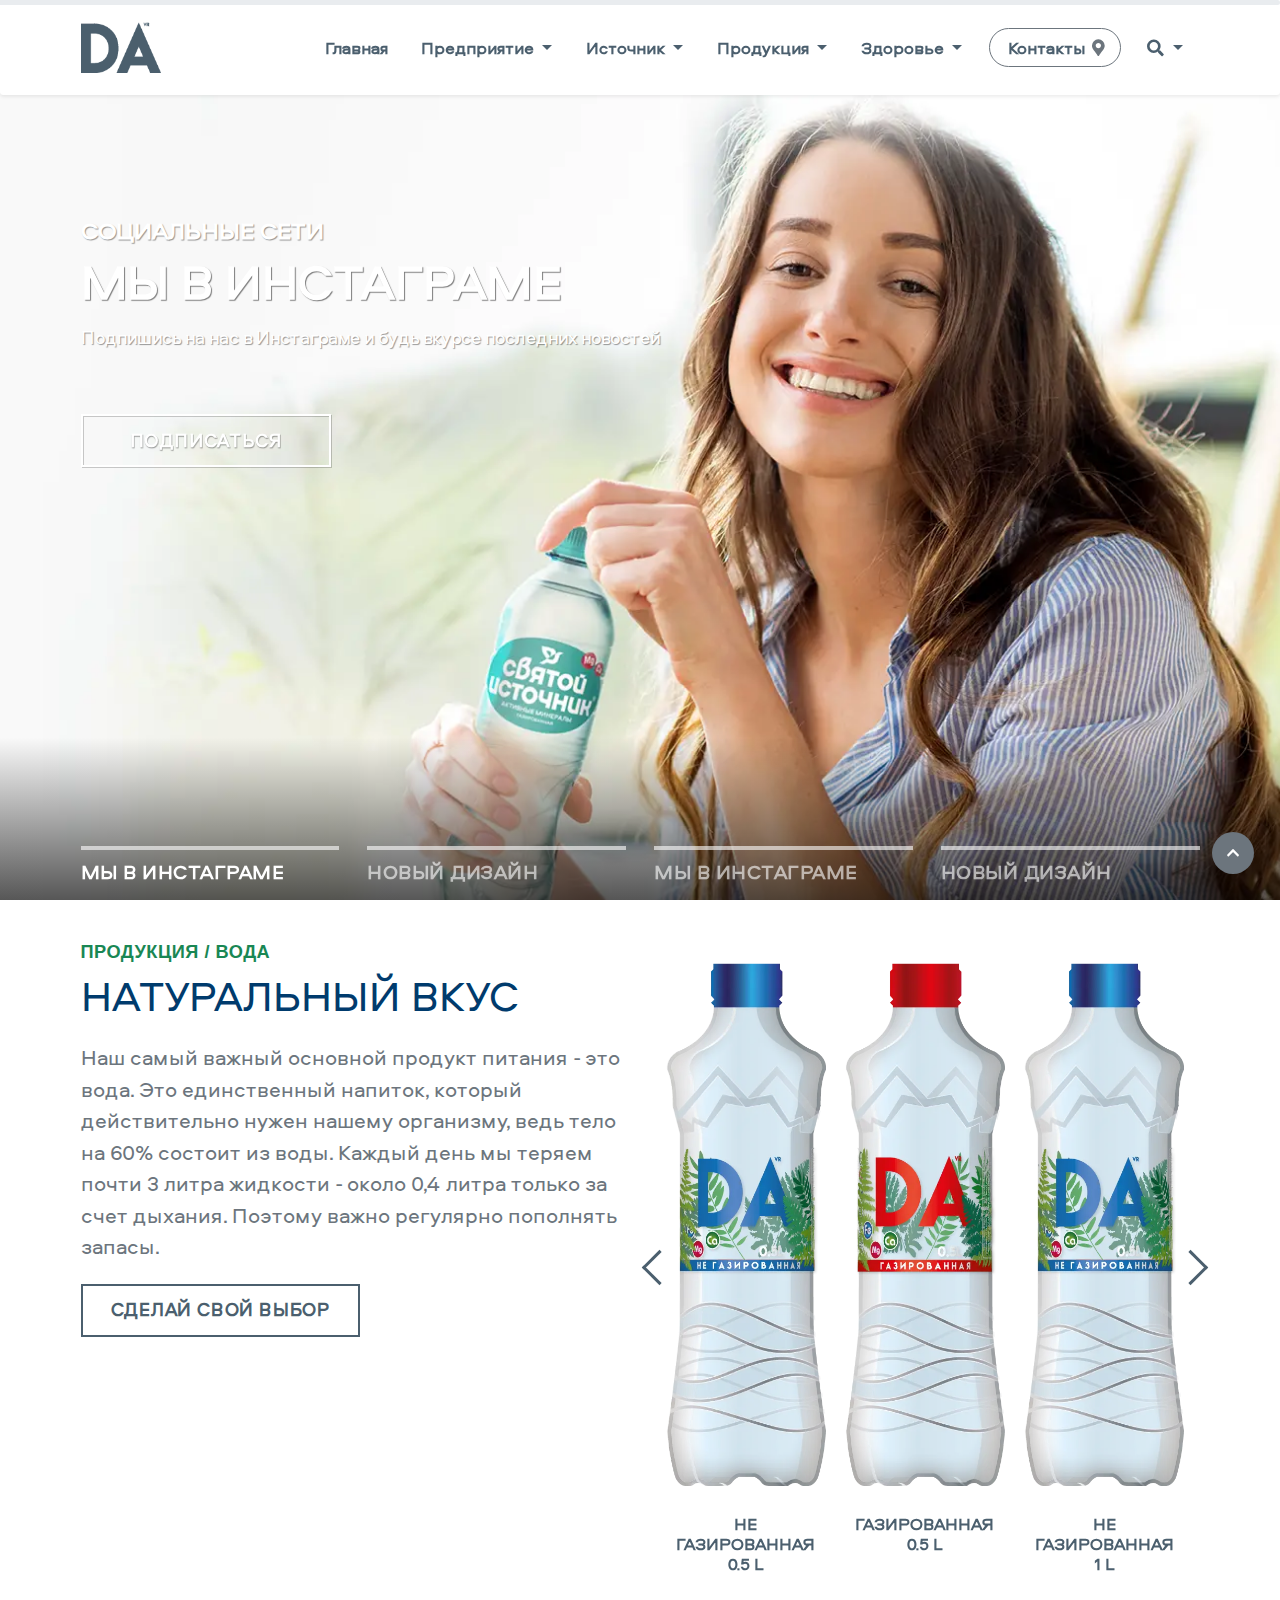
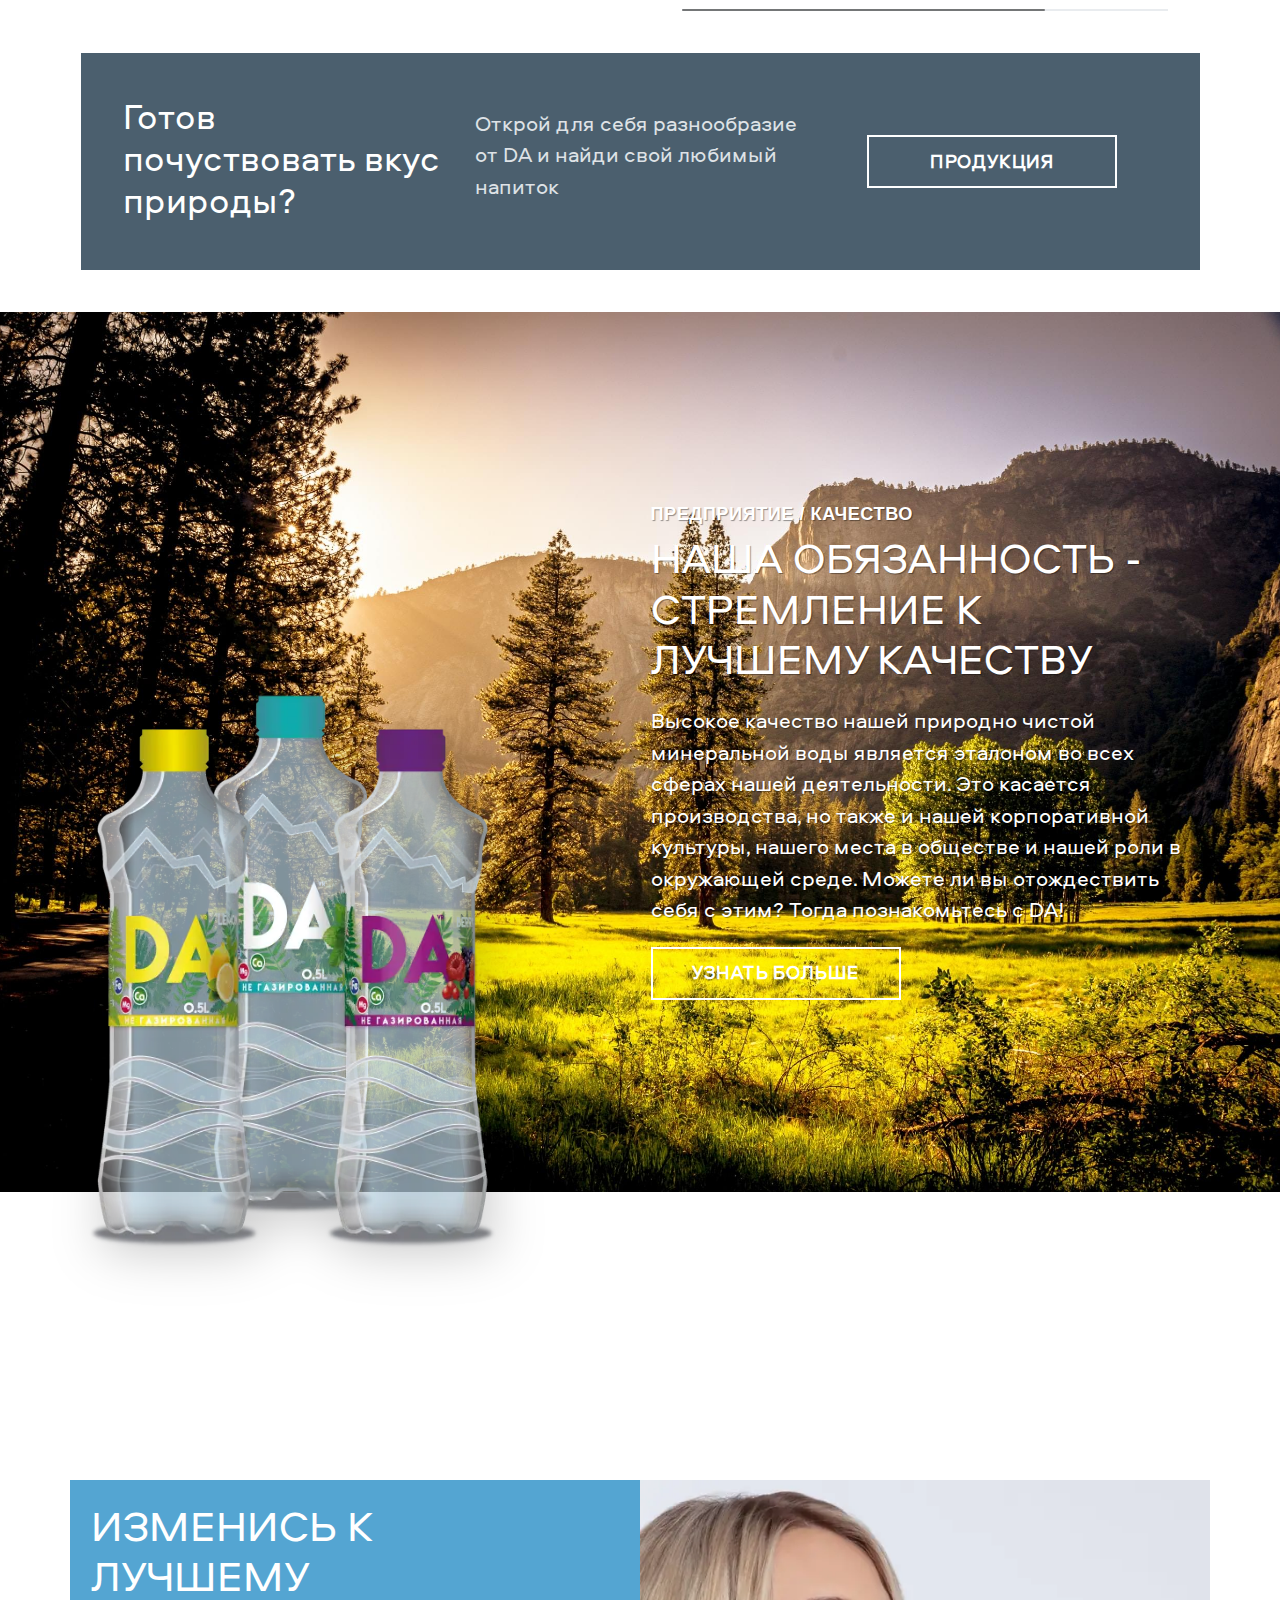
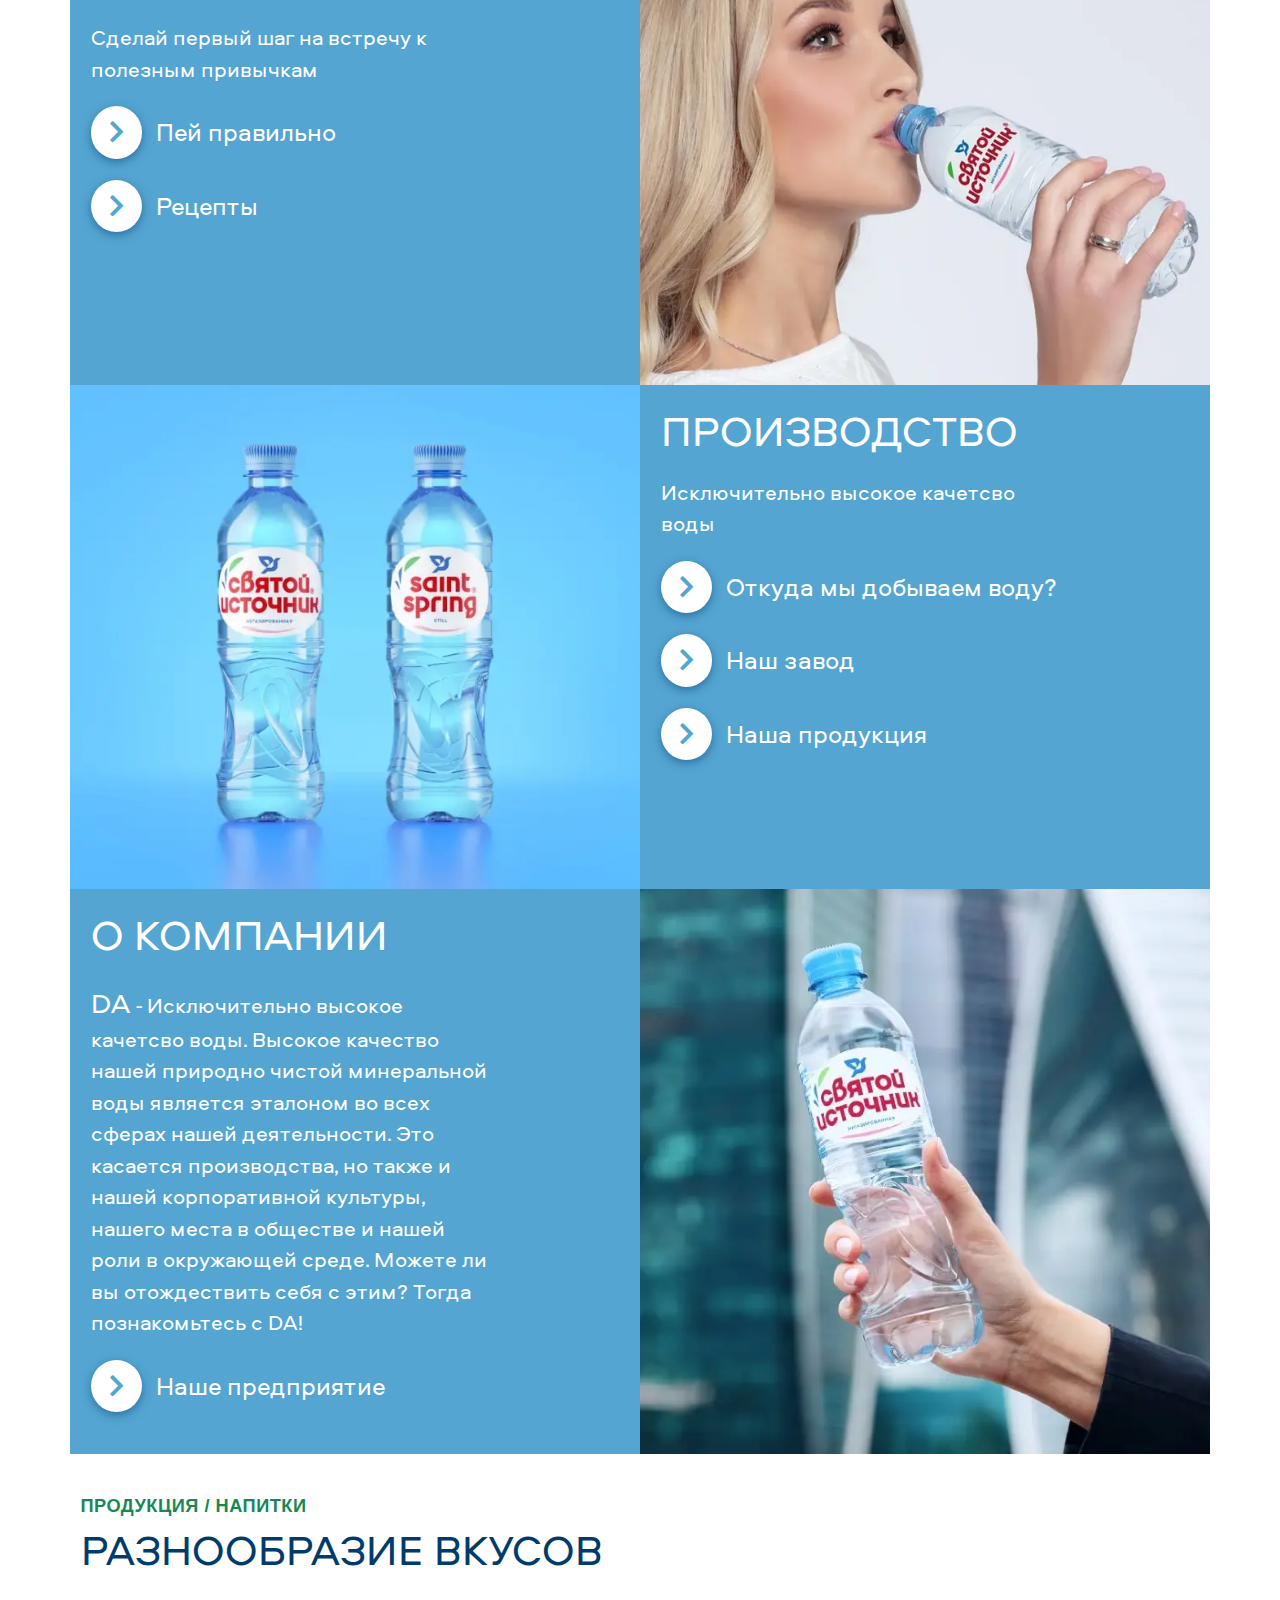
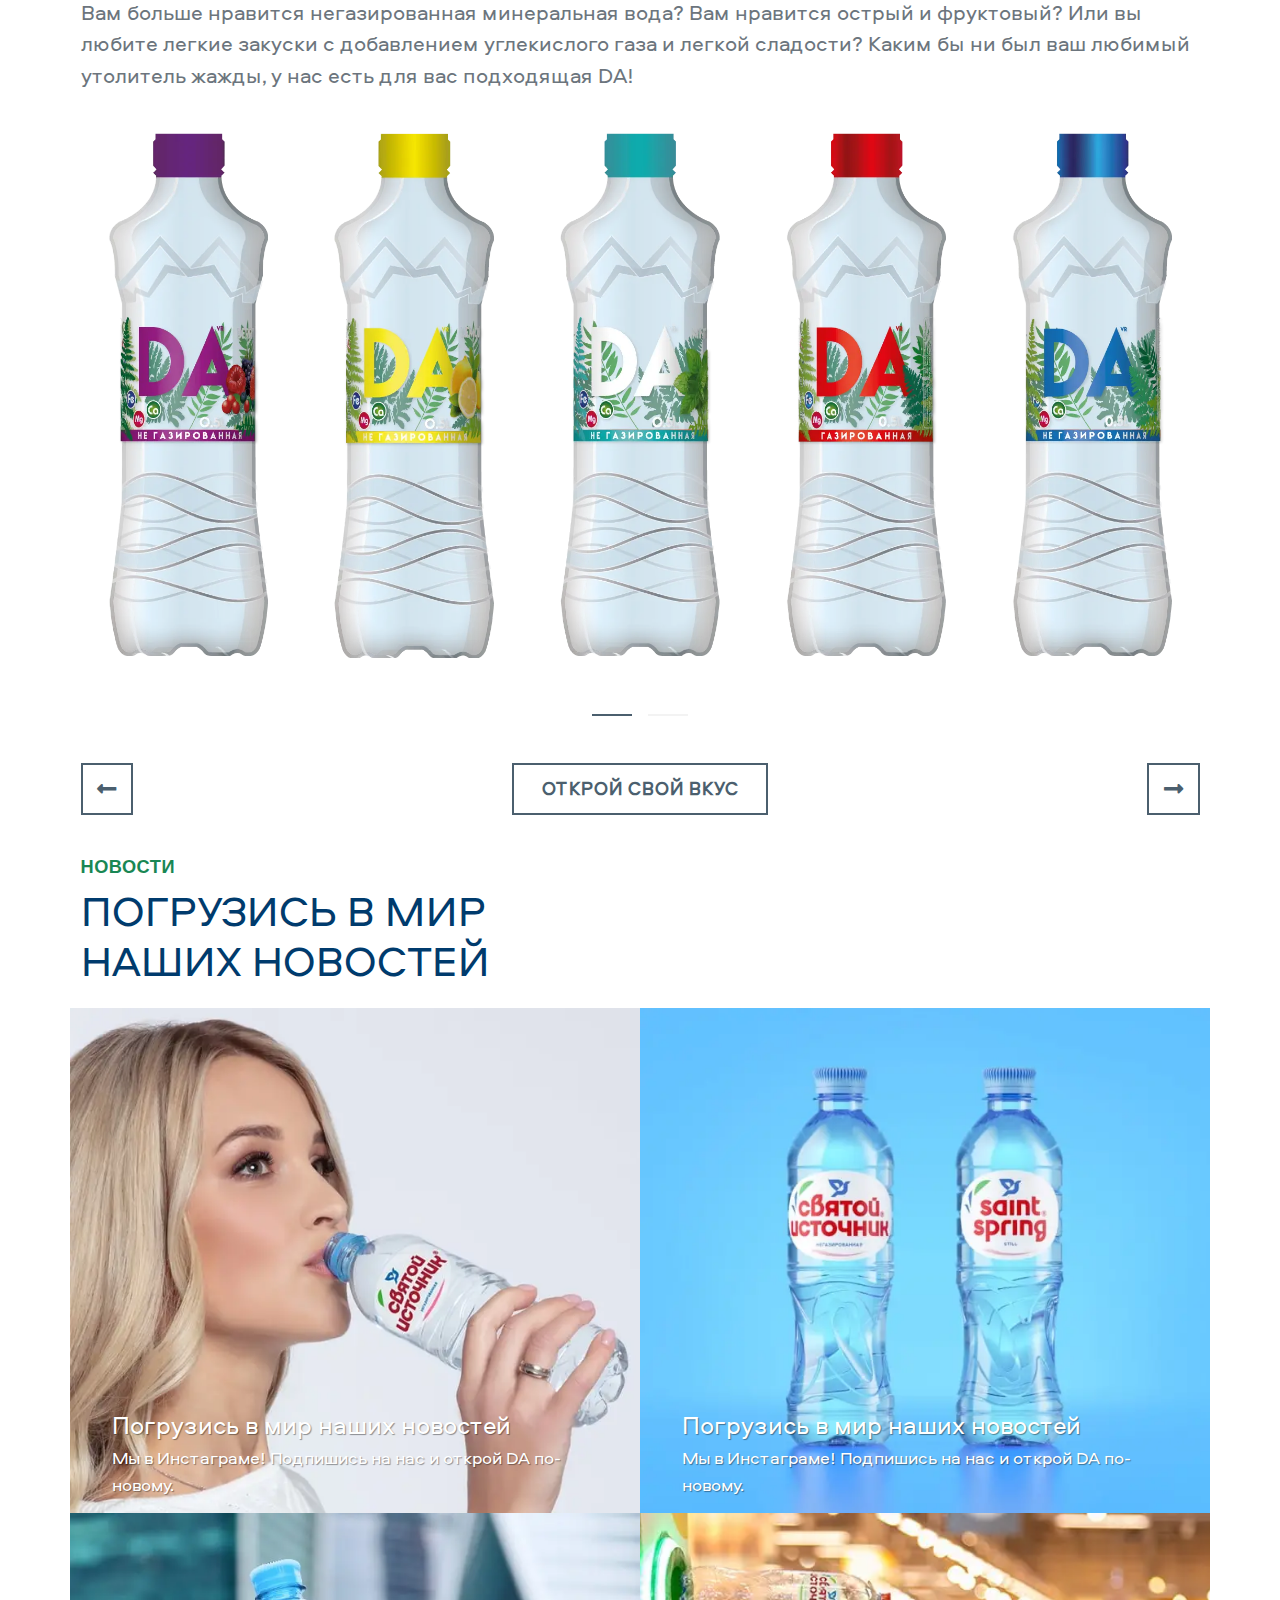
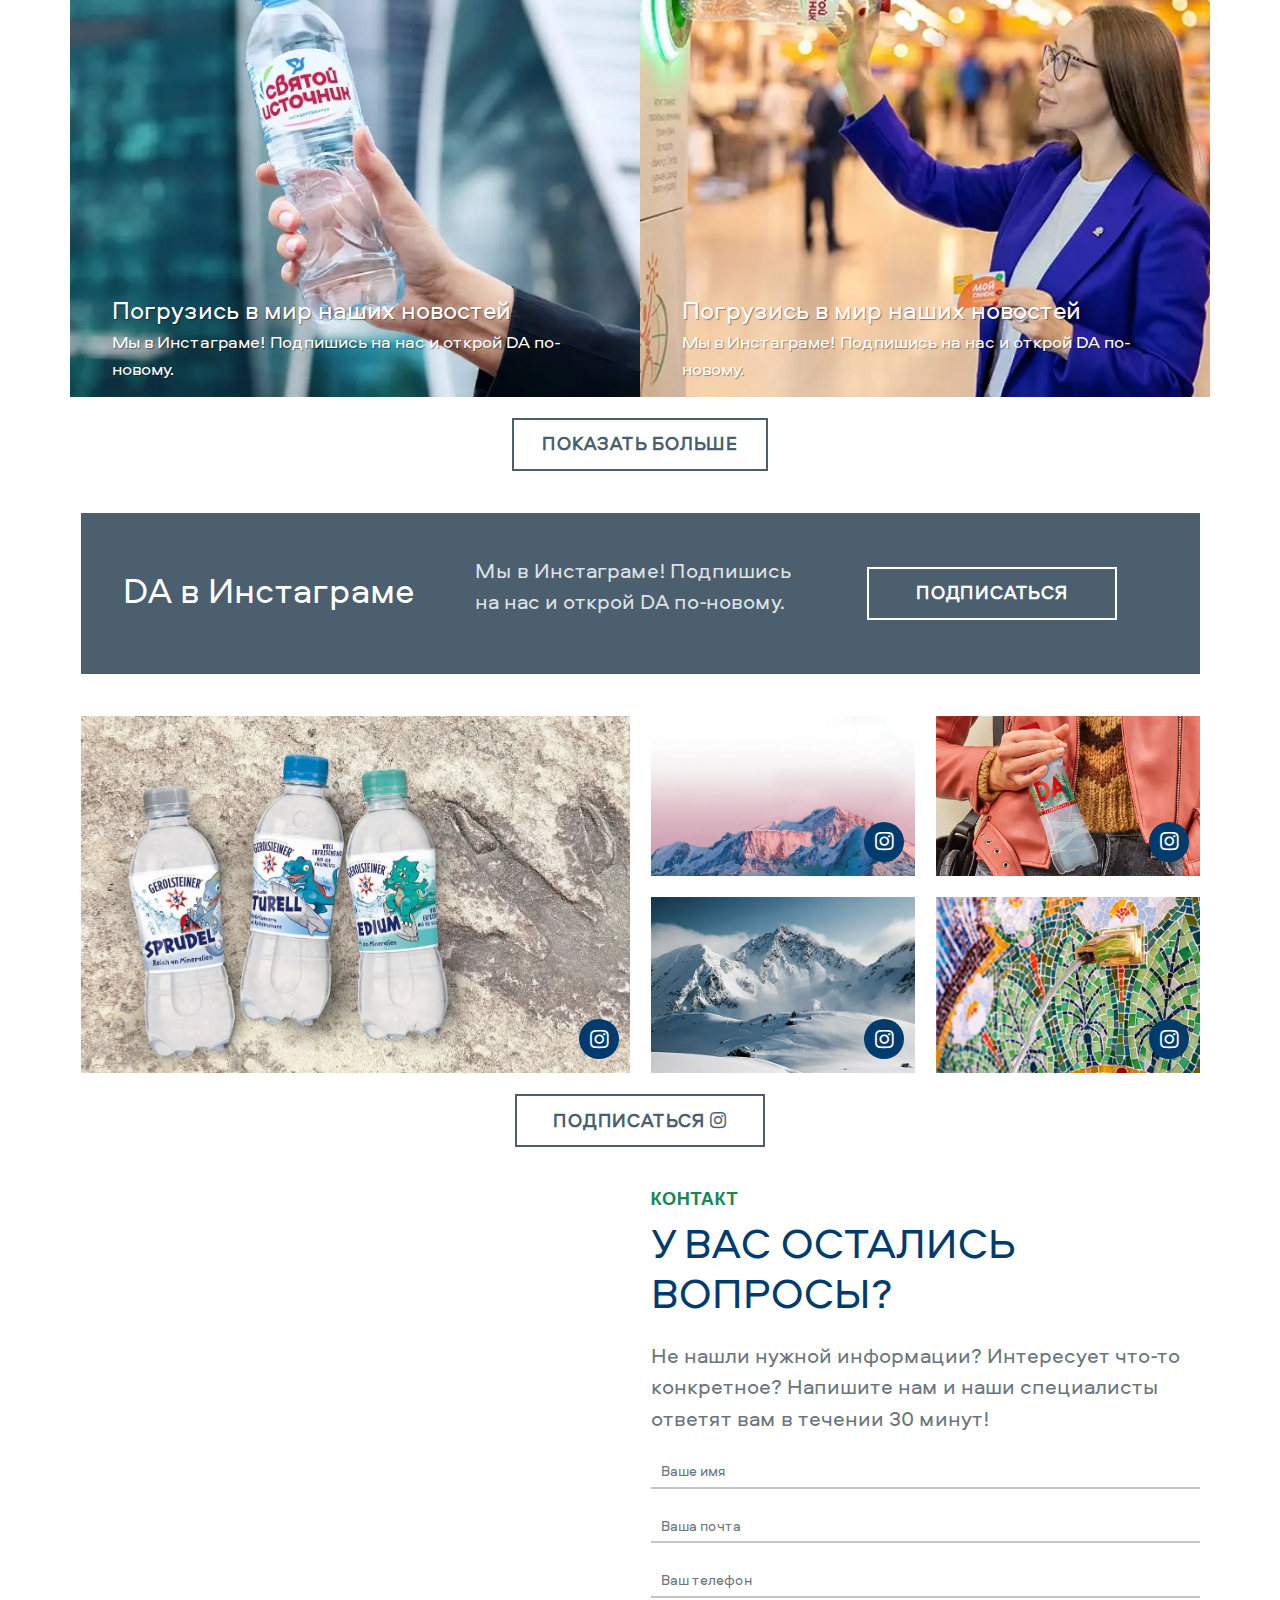
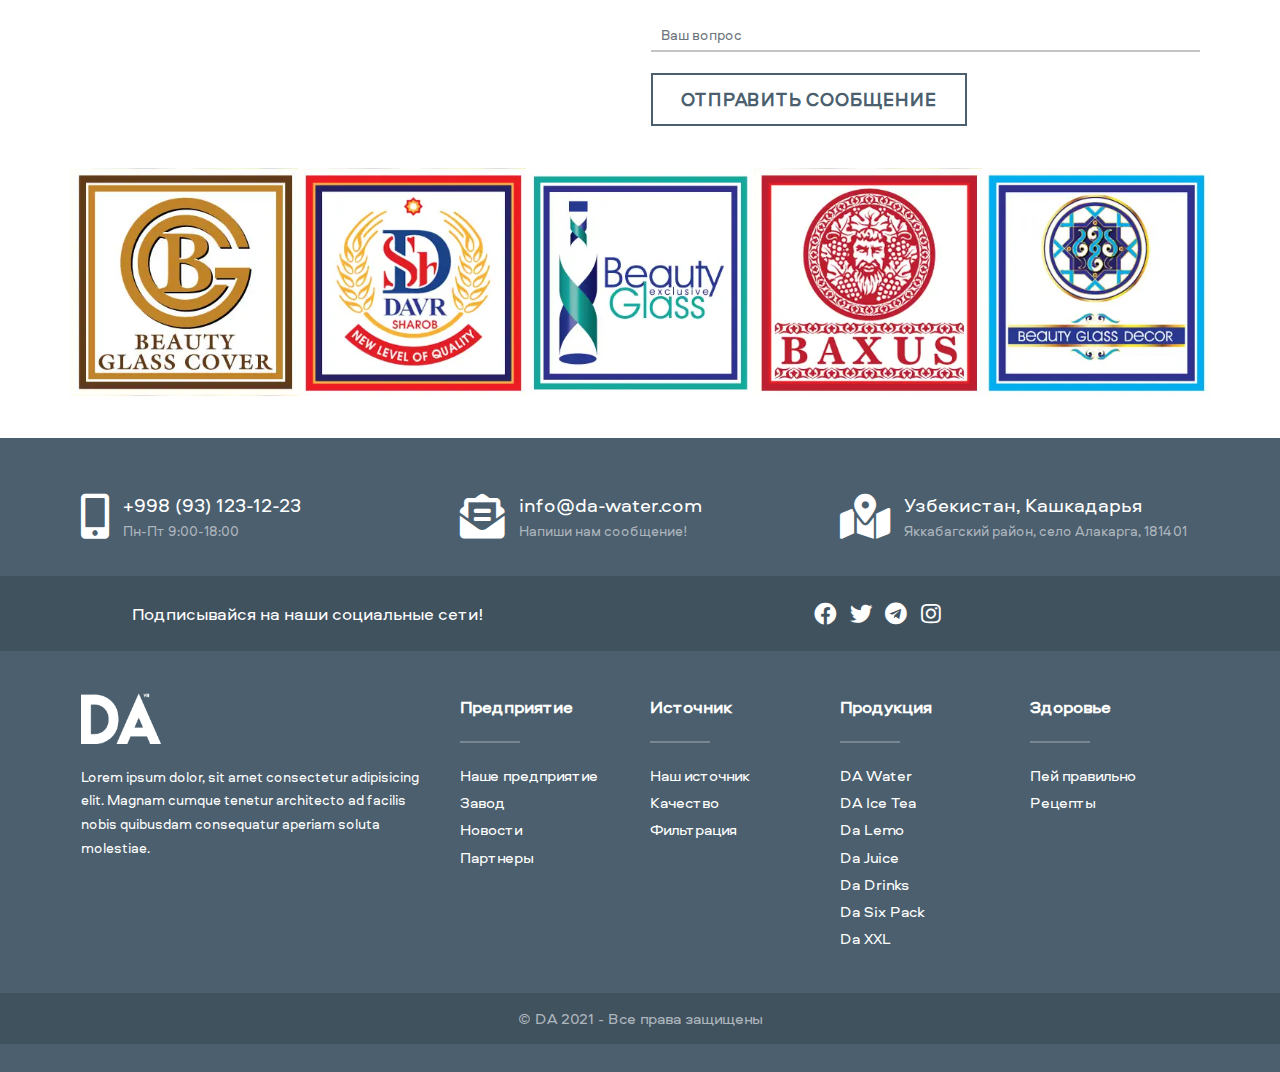
<file: index.html>
<!DOCTYPE html><html lang="en"><head>    <meta charset="UTF-8">    <meta name="viewport" content="width=device-width, initial-scale=1, minimum-scale=1">    <title>DA - Water</title>    <link rel="stylesheet" href="https://unpkg.com/swiper/swiper-bundle.min.css">    <link rel="stylesheet" href="css/style.min.css">    <link rel="stylesheet" href="https://cdnjs.cloudflare.com/ajax/libs/font-awesome/5.15.4/css/all.min.css"        integrity="sha512-1ycn6IcaQQ40/MKBW2W4Rhis/DbILU74C1vSrLJxCq57o941Ym01SwNsOMqvEBFlcgUa6xLiPY/NS5R+E6ztJQ=="        crossorigin="anonymous" referrerpolicy="no-referrer" /></head><body>    <div class="wrapper">        <nav class="navbar navbar-expand-lg fixed-top navbar-light bg-white shadow-sm p-3 bg-body rounded menu">    <div class="progress">        <div class="progress-bar progress-bar-striped progress-bar-animated" id="progress-bar" role="progressbar" aria-valuenow="75"            aria-valuemin="0" aria-valuemax="100"></div>    </div>    <div class="container">        <a class="navbar-brand" href="#">            <picture><source srcset="img/logo-blue.webp" type="image/webp"><img src="img/logo-blue.png" alt="Logo"></picture>        </a>        <button class="navbar-toggler border-0" type="button" data-toggle="collapse" data-target="#navbarNavDropdown"            aria-controls="navbarNavDropdown" aria-expanded="false" aria-label="Toggle navigation">            <div class="navbar-toggle">                <span class="navbar-toggler-span"></span>                <span class="navbar-toggler-span"></span>                <span class="navbar-toggler-span"></span>            </div>        </button>         <div class="collapse navbar-collapse" id="navbarNavDropdown">            <ul class="navbar-nav navbar-nav-scroll d-flex align-items-center">                <li class="nav-item active">                    <a class="nav-link active" aria-current="page" href="#">Главная</a>                </li>                <li class="nav-item dropdown">                    <a class="nav-link dropdown-toggle" href="#" id="navbarDropdownMenuLink" data-toggle="dropdown" aria-haspopup="true"                        aria-expanded="false">                        Предприятие                        <span class="triangle"></span>                    </a>                    <div class="dropdown-menu justify-content-center" aria-labelledby="navbarDropdownMenuLink">                        <a class="dropdown-item text-justify" href="#">                            <picture><source srcset="img/icons/about.svg" type="image/webp"><img src="img/icons/about.svg" alt=""></picture>                            Наше предприятие                        </a>                        <a class="dropdown-item" href="#">                            <picture><source srcset="img/icons/factory.svg" type="image/webp"><img src="img/icons/factory.svg" alt=""></picture>                            Завод                        </a>                        <a class="dropdown-item" href="#"><picture><source srcset="img/icons/blog.svg" type="image/webp"><img src="img/icons/blog.svg" alt=""></picture>Новости</a>                        <a class="dropdown-item" href="#"><picture><source srcset="img/icons/partners.svg" type="image/webp"><img src="img/icons/partners.svg" alt=""></picture>Партнеры</a>                    </div>                </li>                <li class="nav-item dropdown">                    <a class="nav-link dropdown-toggle" href="#" id="navbarDropdownMenuLink" data-toggle="dropdown" aria-haspopup="true"                        aria-expanded="false">                        Источник                        <span class="triangle"></span>                    </a>                    <div class="dropdown-menu justify-content-center" aria-labelledby="navbarDropdownMenuLink">                        <a class="dropdown-item" href="#">                            <picture><source srcset="img/icons/source.svg" type="image/webp"><img src="img/icons/source.svg" alt=""></picture>                            Наш источник                        </a>                        <a class="dropdown-item" href="#">                            <picture><source srcset="img/icons/quality.svg" type="image/webp"><img src="img/icons/quality.svg" alt=""></picture>                            Качество                        </a>                        <a class="dropdown-item" href="#">                            <picture><source srcset="img/icons/filtration.svg" type="image/webp"><img src="img/icons/filtration.svg" alt=""></picture>                            Фильтрация                        </a>                    </div>                </li>                <li class="nav-item dropdown">                    <a class="nav-link dropdown-toggle" href="#" id="navbarDropdownMenuLink" data-toggle="dropdown" aria-haspopup="true"                        aria-expanded="false">                        Продукция                        <span class="triangle"></span>                    </a>                    <div class="dropdown-menu justify-content-center" aria-labelledby="navbarDropdownMenuLink">                        <a class="dropdown-item" href="#">                            <picture><source srcset="img/icons/big-bottle.svg" type="image/webp"><img src="img/icons/big-bottle.svg" alt=""></picture>                            DA Water                        </a>                        <a class="dropdown-item" href="#">                            <picture><source srcset="img/icons/tea-bottle.svg" type="image/webp"><img src="img/icons/tea-bottle.svg" alt=""></picture>                            DA Ice Tea                        </a>                        <a class="dropdown-item" href="#">                            <picture><source srcset="img/icons/lemonade-bottle.svg" type="image/webp"><img src="img/icons/lemonade-bottle.svg" alt=""></picture>                            DA Lemo                        </a>                        <a class="dropdown-item" href="#">                            <picture><source srcset="img/icons/juice-bottle.svg" type="image/webp"><img src="img/icons/juice-bottle.svg" alt=""></picture>                            DA Juice                        </a>                        <a class="dropdown-item" href="#">                            <picture><source srcset="img/icons/drink-bottle.svg" type="image/webp"><img src="img/icons/drink-bottle.svg" alt=""></picture>                            DA Drinks                        </a>                        <a class="dropdown-item" href="#">                            <picture><source srcset="img/icons/six-pack.svg" type="image/webp"><img src="img/icons/six-pack.svg" alt=""></picture>                            DA Six Pack                        </a>                        <a class="dropdown-item" href="#">                            <picture><source srcset="img/icons/big-bottle.svg" type="image/webp"><img src="img/icons/big-bottle.svg" alt=""></picture>                            DA XXL                        </a>                    </div>                </li>                <li class="nav-item dropdown">                    <a class="nav-link dropdown-toggle" href="#" id="navbarDropdownMenuLink" data-toggle="dropdown" aria-haspopup="true"                        aria-expanded="false">                        Здоровье                        <span class="triangle"></span>                    </a>                    <div class="dropdown-menu border-0 justify-content-center" aria-labelledby="navbarDropdownMenuLink">                        <a class="dropdown-item" href="#">                            <picture><source srcset="img/icons/knowledge.svg" type="image/webp"><img src="img/icons/knowledge.svg" alt=""></picture>                            Пей правильно                        </a>                        <a class="dropdown-item" href="#">                            <picture><source srcset="img/icons/recipe.svg" type="image/webp"><img src="img/icons/recipe.svg" alt=""></picture>                            Рецепты                        </a>                    </div>                </li>                <li class="nav-item contact">                    <a class="nav-link btn btn-outline-secondary rounded-pill btn-rounded" href="#">Контакты                        <span><i class="fas fa-map-marker-alt"></i></span>                                            </a>                </li>                <li class="nav-item dropdown search">                    <a class="nav-link dropdown-toggle" href="#" id="navbarDropdownMenuLink" data-toggle="dropdown"                        aria-haspopup="true">                        <i class="fas fa-search"></i>                        <span class="triangle"></span>                    </a>                    <div class="dropdown-menu border-0 justify-content-center search" aria-labelledby="navbarDropdownMenuLink">                        <h1 class="text-center">Поиск</h1>                        <form class="form-inline my-2 my-lg-0 d-flex">                            <input class="form-control mr-sm-2" type="search" placeholder="Введите ключевое слово" aria-label="Search">                            <button class="my-2 my-sm-0" type="submit"><i class="fas fa-search"></i></button>                        </form>                    </div>                </li>                <li class="nav-item mobile">                    <form class="form-inline my-2 my-lg-0 d-flex">                        <input class="form-control mr-sm-2" type="search" placeholder="Введите ключевое слово" aria-label="Search">                        <button type="submit"><i class="fas fa-search"></i></button>                    </form>                </li>                <li class="nav-item mobile">                    <div class="rights text-center">                        © DA 2021 - Все права защищены                    </div>                </li>            </ul>        </div>    </div></nav>        <main class="page">            <section class="intro">                <div class="intro-slider">                    <div class="intro-slider-main">                        <div class="intro-slider-main__body _swiper">                            <div class="intro-slider-main__slide">                                <picture><source srcset="img/intro/banner.webp" type="image/webp"><img src="img/intro/banner.png" alt=""></picture>                                <div class="slider-info">                                    <div class="container">                                        <h5 class="slider-info__subtitle">Социальные сети</h5>                                        <h2 class="slider-info__title">Мы в инстаграме</h2>                                        <div class="slider-info__text">                                            <p>Подпишись на нас в Инстаграме и будь вкурсе последних новостей</p>                                        </div>                                        <a class="slider-info__button button button-white-transparent">Подписаться</a>                                    </div>                                </div>                            </div>                            <div class="intro-slider-main__slide">                                <picture><source srcset="img/intro/fiksiki.webp" type="image/webp"><img src="img/intro/fiksiki.jpg" alt=""></picture>                                <div class="slider-info">                                    <div class="container">                                        <h5 class="slider-info__subtitle">Продукция</h5>                                        <h2 class="slider-info__title">Новый дизайн</h2>                                        <div class="slider-info__text">                                            <p>Встречайте новый дизайн воды DA</p>                                        </div>                                        <a class="slider-info__button button button-white-transparent">Продукция</a>                                    </div>                                </div>                            </div>                            <div class="intro-slider-main__slide">                                <picture><source srcset="img/intro/banner.webp" type="image/webp"><img src="img/intro/banner.png" alt=""></picture>                                <div class="slider-info">                                    <div class="container">                                        <h5 class="slider-info__subtitle">Социальные сети</h5>                                        <h2 class="slider-info__title">Мы в инстаграме</h2>                                        <div class="slider-info__text">                                            <p>Подпишись на нас в Инстаграме и будь вкурсе последних новостей</p>                                        </div>                                        <a class="slider-info__button button button-white-transparent">Подписаться</a>                                    </div>                                </div>                            </div>                            <div class="intro-slider-main__slide">                                <picture><source srcset="img/intro/fiksiki.webp" type="image/webp"><img src="img/intro/fiksiki.jpg" alt=""></picture>                                <div class="slider-info">                                    <div class="container">                                        <h5 class="slider-info__subtitle">Продукция</h5>                                        <h2 class="slider-info__title">Новый дизайн</h2>                                        <div class="slider-info__text">                                            <p>Встречайте новый дизайн воды DA</p>                                        </div>                                        <a class="slider-info__button button button-white-transparent">Продукция</a>                                    </div>                                </div>                            </div>                        </div>                        <div class="intro-slider-controls">                            <div class="container">                                <div class="intro-slider-pagination">                                </div>                            </div>                        </div>                    </div>                </div>            </section>            <section class="water pt-5 pb-5">                <div class="container">                    <div class="row">                        <div class="col-md-6">                            <h4 class="_section-subtitle _section-subtitle--green text-uppercase">продукция / вода</h4>                            <h2 class="display-5 text-uppercase mb-4">Натуральный вкус</h2>                            <div class="_section-text fs-4 lh-base mb-4">                                <p>Наш самый важный основной продукт питания - это вода. Это единственный напиток, который действительно нужен                                    нашему                                    организму, ведь тело на 60% состоит из воды. Каждый день мы теряем почти 3 литра жидкости - около 0,4 литра                                    только за                                    счет дыхания. Поэтому важно регулярно пополнять запасы.</p>                            </div>                            <a href="" class="button button-primary">сделай свой выбор</a>                        </div>                        <div class="col-md-6 mt-5 mt-md-0 p-md-4 p-0 position-relative">                            <div class="water-slider">                                <div class="water-slider__body _swiper">                                    <div class="water-slider__slide">                                        <picture><source srcset="img/products/still-water-sm.webp" type="image/webp"><img src="img/products/still-water-sm.png" alt=""></picture>                                        <h6 class="water-slider__title">                                            Не газированная 0.5 l                                        </h6>                                    </div>                                    <div class="water-slider__slide">                                        <picture><source srcset="img/products/sparkling-water-sm.webp" type="image/webp"><img src="img/products/sparkling-water-sm.png" alt=""></picture>                                        <h6 class="water-slider__title">                                            Газированная 0.5 l                                        </h6>                                    </div>                                    <div class="water-slider__slide">                                        <picture><source srcset="img/products/still-water-sm.webp" type="image/webp"><img src="img/products/still-water-sm.png" alt=""></picture>                                        <h6 class="water-slider__title">                                            Не газированная 1 l                                        </h6>                                    </div>                                    <div class="water-slider__slide">                                        <picture><source srcset="img/products/sparkling-water-sm.webp" type="image/webp"><img src="img/products/sparkling-water-sm.png" alt=""></picture>                                        <h6 class="water-slider__title">                                            Газированная 1 l                                        </h6>                                    </div>                                </div>                                <div class="water-slider__controls">                                    <button class="slider-arrow slider-arrow--prev"></button>                                    <button class="slider-arrow slider-arrow--next"></button>                                </div>                                <div class="container">                                    <div class="water-slider__scrollbar"></div>                                </div>                            </div>                        </div>                    </div>                    <div class="banner p-5 mt-4">                        <div class="row d-flex align-items-center">                            <div class="col-sm">                                <h2 class="fs-1 text-white">Готов почуствовать вкус природы?</h2>                            </div>                            <div class="col-sm mt-2 mt-sm-0">                                <p class="text-secondary fs-4 lh-base">Открой для себя разнообразие от DA и найди свой любимый напиток</p>                            </div>                            <div class="col-sm d-flex justify-content-center mt-3 mt-sm-4 mt-md-0">                                <a class="button button-white-transparent" href="">продукция</a>                            </div>                        </div>                    </div>                </div>            </section>            <section class="quality">                <div class="quality__inner">                    <div class="container">                        <div class="row">                            <div class="quality-col__image col-12 col-lg-6">                                <picture><source srcset="img/products/bottles.webp" type="image/webp"><img class="quality__image" src="img/products/bottles.png" alt="quality"></picture>                            </div>                            <div class="quality-col__desc col-12 col-lg-6">                                <h4 class="_section-subtitle text-uppercase">предприятие / качество</h4>                                <h2 class="quality__title display-5 text-uppercase text-secondary mb-4 text-white">НАША ОБЯЗАННОСТЬ -                                    СТРЕМЛЕНИЕ К ЛУЧШЕМУ КАЧЕСТВУ</h2>                                <div class="quality__description fs-4 lh-base text-white mb-4">                                    <p>Высокое качество нашей природно чистой минеральной воды является эталоном во всех сферах нашей                                        деятельности. Это                                        касается производства, но также и нашей корпоративной культуры, нашего места в обществе и нашей роли                                        в окружающей среде.                                        Можете ли вы отождествить себя с этим? Тогда познакомьтесь с DA!</p>                                </div>                                <a class="quality__button button button-sm-100 button-white-transparent" href="">узнать больше</a>                            </div>                        </div>                    </div>                </div>            </section>            <section class="blocks">                <div class="container">                    <div class="row">                        <div class="blocks-col col-12 col-lg-6 px-0">                            <div class="blocks-col__inner p-2 p-sm-3 p-lg-4">                                <h2 class="text-uppercase display-5 text-white mb-4">ИЗМЕНИСЬ К ЛУЧШЕМУ</h2>                                <div class="fs-4 lh-base text-white mb-3">                                    <p>Сделай первый шаг на встречу к полезным привычкам</p>                                </div>                                <ul class="blocks__list ps-0 fs-3">                                    <li class="my-4">                                        <a href="" class="blocks__link text-white">                                            <i class="fas fa-chevron-right me-3"></i>Пей правильно                                        </a>                                    </li>                                    <li class="my-4">                                        <a href="" class="blocks__link text-white">                                            <i class="fas fa-chevron-right me-3"></i>Рецепты                                        </a>                                    </li>                                </ul>                            </div>                        </div>                        <div class="blocks-col__image col-12 col-lg-6 px-0 overflow-hidden">                            <picture><source srcset="img/blocks/01.webp" type="image/webp"><img src="img/blocks/01.jpg" alt=""></picture>                        </div>                    </div>                    <div class="row">                        <div class="blocks-col__image col-12 col-lg-6 px-0 order-2 order-lg-0 overflow-hidden">                            <picture><source srcset="img/blocks/02.webp" type="image/webp"><img src="img/blocks/02.jpg" alt=""></picture>                        </div>                        <div class="blocks-col col-12 col-lg-6 px-0">                            <div class="blocks-col__inner p-2 p-sm-3 p-lg-4">                                <h2 class="text-uppercase display-5 text-white mb-4">ПРОИЗВОДСТВО</h2>                                <div class="fs-4 lh-base text-white mb-3">                                    <p>Исключительно высокое качетсво воды</p>                                </div>                                <ul class="blocks__list ps-0 fs-3">                                    <li class="my-4">                                        <a href="" class="blocks__link text-white">                                            <i class="fas fa-chevron-right me-3"></i>Откуда мы добываем воду?                                        </a>                                    </li>                                    <li class="my-4">                                        <a href="" class="blocks__link text-white">                                            <i class="fas fa-chevron-right me-3"></i>Наш завод                                        </a>                                    </li>                                    <li class="my-4">                                        <a href="" class="blocks__link text-white">                                            <i class="fas fa-chevron-right me-3"></i>Наша продукция                                        </a>                                    </li>                                </ul>                            </div>                        </div>                    </div>                    <div class="row">                        <div class="blocks-col col-12 col-lg-6 px-0">                            <div class="blocks-col__inner p-2 p-sm-3 p-lg-4">                                <h2 class="text-uppercase display-5 text-white mb-4">О КОМПАНИИ</h2>                                <div class="fs-4 lh-base text-white mb-3">                                    <p><span class="fs-2 font-weight-bold">DA</span> - Исключительно высокое качетсво воды. Высокое качество нашей природно чистой минеральной воды является эталоном во                                    всех сферах нашей деятельности. Это касается производства, но также и нашей корпоративной культуры, нашего места в                                    обществе и нашей роли в окружающей среде. Можете ли вы отождествить себя с этим? Тогда познакомьтесь с DA!</p>                                </div>                                <ul class="blocks__list ps-0 fs-3">                                    <li class="my-4">                                        <a href="" class="blocks__link text-white">                                            <i class="fas fa-chevron-right me-3"></i>Наше предприятие                                        </a>                                    </li>                                </ul>                            </div>                        </div>                        <div class="blocks-col__image col-12 col-lg-6 px-0 overflow-hidden">                            <picture><source srcset="img/blocks/03.webp" type="image/webp"><img src="img/blocks/03.jpg" alt=""></picture>                        </div>                    </div>                </div>            </section>            <section class="drinks pt-5 pb-5">                <div class="container">                    <h4 class="_section-subtitle _section-subtitle--green text-uppercase">ПРОДУКЦИЯ / НАПИТКИ</h4>                    <h2 class="display-5 text-uppercase mb-4 color-blue">РАЗНООБРАЗИЕ ВКУСОВ</h2>                    <div class="_section-text fs-4 lh-base mb-4">                        <p>Вам больше нравится негазированная минеральная вода? Вам нравится острый и фруктовый? Или вы любите легкие закуски с                        добавлением углекислого газа и легкой сладости? Каким бы ни был ваш любимый утолитель жажды, у нас есть для вас                        подходящая DA!</p>                    </div>                    <div class="row mt-5">                        <div class="drinks-slider text-center">                            <div class="drinks-slider__body _swiper">                                <div class="drinks-slider__slide">                                    <picture><source srcset="img/products/berry-sm.webp" type="image/webp"><img src="img/products/berry-sm.png" alt=""></picture>                                </div>                                <div class="drinks-slider__slide">                                    <picture><source srcset="img/products/lemo-sm.webp" type="image/webp"><img src="img/products/lemo-sm.png" alt=""></picture>                                </div>                                <div class="drinks-slider__slide">                                    <picture><source srcset="img/products/mint-sm.webp" type="image/webp"><img src="img/products/mint-sm.png" alt=""></picture>                                </div>                                <div class="drinks-slider__slide">                                    <picture><source srcset="img/products/sparkling-water-sm.webp" type="image/webp"><img src="img/products/sparkling-water-sm.png" alt=""></picture>                                </div>                                <div class="drinks-slider__slide">                                    <picture><source srcset="img/products/still-water-sm.webp" type="image/webp"><img src="img/products/still-water-sm.png" alt=""></picture>                                </div>                                <div class="drinks-slider__slide">                                    <picture><source srcset="img/products/berry-sm.webp" type="image/webp"><img src="img/products/berry-sm.png" alt=""></picture>                                </div>                                <div class="drinks-slider__slide">                                    <picture><source srcset="img/products/lemo-sm.webp" type="image/webp"><img src="img/products/lemo-sm.png" alt=""></picture>                                </div>                                <div class="drinks-slider__slide">                                    <picture><source srcset="img/products/mint-sm.webp" type="image/webp"><img src="img/products/mint-sm.png" alt=""></picture>                                </div>                                <div class="drinks-slider__slide">                                    <picture><source srcset="img/products/sparkling-water-sm.webp" type="image/webp"><img src="img/products/sparkling-water-sm.png" alt=""></picture>                                </div>                                <div class="drinks-slider__slide">                                    <picture><source srcset="img/products/still-water-sm.webp" type="image/webp"><img src="img/products/still-water-sm.png" alt=""></picture>                                </div>                            </div>                            <div class="pagination-dashed my-4 my-md-5">                            </div>                            <div class="drinks-controls">                                <button class="slider-arrow-square slider-arrow-square--prev">                                    <i class="fas fa-long-arrow-alt-left"></i>                                </button>                                <a href="" class="button button-primary">открой свой вкус</a>                                <button class="slider-arrow-square slider-arrow-square--next">                                    <i class="fas fa-long-arrow-alt-right"></i>                                </button>                            </div>                        </div>                    </div>                </div>            </section>            <section class="news pb-5">                <div class="container">                    <h4 class="_section-subtitle _section-subtitle--green text-uppercase">НОВОСТИ</h4>                    <h2 class="display-5 text-uppercase mb-4 color-blue">Погрузись в мир наших новостей</h2>                    <div class="row mb-4">                        <div class="col-md-6 col-12 px-0 overflow-hidden">                            <a href="" class="news__item">                                <picture><source srcset="img/news/01.webp" type="image/webp"><img src="img/news/01.jpg" alt=""></picture>                                <div class="news__info p-4 p-md-5">                                    <h4 class="fs-3 mb-1 text-white font-weight-bold">Погрузись в мир наших новостей</h4>                                    <p class="fs-5 lh-base mb-4 text-white">Мы в Инстаграме! Подпишись на нас и открой DA по-новому.</p>                                    <button class="slider-info__button button button-white-transparent" href="">читать <i class="far fa-eye"></i></button>                                </div>                            </a>                        </div>                        <div class="col-md-6 col-12 px-0 overflow-hidden">                            <a href="" class="news__item">                                <picture><source srcset="img/news/02.webp" type="image/webp"><img src="img/news/02.jpg" alt=""></picture>                                <div class="news__info p-4 p-md-5">                                    <h4 class="fs-3 mb-1 text-white font-weight-bold">Погрузись в мир наших новостей</h4>                                    <p class="fs-5 lh-base mb-4 text-white">Мы в Инстаграме! Подпишись на нас и открой DA по-новому.</p>                                    <button class="slider-info__button button button-white-transparent" href="">читать <i                                            class="far fa-eye"></i></button>                                </div>                            </a>                        </div>                        <div class="col-md-6 col-12 px-0 overflow-hidden">                            <a href="" class="news__item">                                <picture><source srcset="img/news/03.webp" type="image/webp"><img src="img/news/03.jpg" alt=""></picture>                                <div class="news__info p-4 p-md-5">                                    <h4 class="fs-3 mb-1 text-white font-weight-bold">Погрузись в мир наших новостей</h4>                                    <p class="fs-5 lh-base mb-4 text-white">Мы в Инстаграме! Подпишись на нас и открой DA по-новому.</p>                                    <button class="slider-info__button button button-white-transparent" href="">читать <i class="far fa-eye"></i></button>                                </div>                            </a>                        </div>                        <div class="col-md-6 col-12 px-0 overflow-hidden">                            <a href="" class="news__item">                                <picture><source srcset="img/news/04.webp" type="image/webp"><img src="img/news/04.jpg" alt=""></picture>                                <div class="news__info p-4 p-md-5">                                    <h4 class="fs-3 mb-1 text-white font-weight-bold">Погрузись в мир наших новостей</h4>                                    <p class="fs-5 lh-base mb-4 text-white">Мы в Инстаграме! Подпишись на нас и открой DA по-новому.</p>                                    <button class="slider-info__button button button-white-transparent" href="">читать <i                                            class="far fa-eye"></i></button>                                </div>                            </a>                        </div>                    </div>                    <div class="box text-center w-100">                        <a href="" class="button button-sm-100 button-primary">показать больше</a>                    </div>                </div>            </section>            <section class="social pb-5">                <div class="container">                    <div class="banner p-5 mb-5">                        <div class="row d-flex align-items-center">                            <div class="col-sm">                                <h2 class="fs-1 text-white">DA в Инстаграме</h2>                            </div>                            <div class="col-sm mt-2 mt-sm-0">                                <p class="text-secondary fs-4 lh-base">Мы в Инстаграме! Подпишись на нас и открой DA по-новому.</p>                            </div>                            <div class="col-sm d-flex justify-content-center mt-3 mt-sm-4 mt-md-0">                                <a class="button button-white-transparent" href="">подписаться</a>                            </div>                        </div>                    </div>                    <div class="row">                        <div class="col-md-6 social-item mb-md-0 mb-4">                            <picture><source srcset="img/socials/01.webp" type="image/webp"><img src="img/socials/01.jpg" alt=""></picture>                            <a href="" class="social__link" target="blank">                                <i class="fab fa-instagram"></i>                            </a>                            <div class="social-info p-5">                                <div class="social-info__inner">                                    <a href="" class="social-info__link button"></a>                                </div>                            </div>                        </div>                        <div class="col-md-6">                            <div class="row mb-4">                                <div class="col-6 social-item">                                    <picture><source srcset="img/socials/02.webp" type="image/webp"><img src="img/socials/02.jpg" alt=""></picture>                                    <a href="" class="social__link" target="blank">                                        <i class="fab fa-instagram"></i>                                    </a>                                    <div class="social-info p-5">                                        <div class="social-info__inner">                                            <a href="" class="social-info__link button fs-6"></a>                                        </div>                                    </div>                                </div>                                <div class="col-6 social-item">                                    <picture><source srcset="img/socials/03.webp" type="image/webp"><img src="img/socials/03.jpg" alt=""></picture>                                    <a href="" class="social__link" target="blank">                                        <i class="fab fa-instagram"></i>                                    </a>                                    <div class="social-info p-5">                                        <div class="social-info__inner">                                            <a href="" class="social-info__link button fs-6"></a>                                        </div>                                    </div>                                </div>                            </div>                            <div class="row">                                <div class="col-6 social-item">                                    <picture><source srcset="img/socials/04.webp" type="image/webp"><img src="img/socials/04.jpg" alt=""></picture>                                    <a href="" class="social__link" target="blank">                                        <i class="fab fa-instagram"></i>                                    </a>                                    <div class="social-info p-5">                                        <div class="social-info__inner">                                            <a href="" class="social-info__link button fs-6"></a>                                        </div>                                    </div>                                </div>                                <div class="col-6 social-item">                                    <picture><source srcset="img/socials/05.webp" type="image/webp"><img src="img/socials/05.jpg" alt=""></picture>                                    <a href="" class="social__link" target="blank">                                        <i class="fab fa-instagram"></i>                                    </a>                                    <div class="social-info p-5">                                        <div class="social-info__inner">                                            <a href="" class="social-info__link button fs-6"></a>                                        </div>                                    </div>                                </div>                            </div>                        </div>                    </div>                    <div class="box text-center w-100 mt-4">                        <a href="" class="button button-sm-100 button-primary">подписаться <i class="fab fa-instagram"></i></a>                    </div>                </div>            </section>            <section class="contact pb-5">                <div class="container">                    <div class="row">                        <div class="col-12 col-lg-6 mb-3 mb-lg-0">                            <iframe class="w-100"                                src="https://www.google.com/maps/embed?pb=!1m16!1m12!1m3!1d20341.81926779554!2d66.72114244711993!3d38.962962358952495!2m3!1f0!2f0!3f0!3m2!1i1024!2i768!4f13.1!2m1!1z0K_QutC60LDQsdCw0LPRgdC60LjQuSDRgNCw0LnQvtC9LCDRgS9jINCY0YHRgtC40LrQu9C-0LssINGB0LXQu9C-INCQ0LvQsNC60LDRgNCz0LAsIDE4MTQwMQ!5e1!3m2!1sru!2sde!4v1632257389414!5m2!1sru!2sde"                                height="450" style="border:0;" allowfullscreen="" loading="lazy"></iframe>                        </div>                        <div class="col-12 col-lg-6">                            <h4 class="_section-subtitle _section-subtitle--green text-uppercase">контакт</h4>                            <h2 class="display-5 text-uppercase mb-4 color-blue">У вас остались вопросы?</h2>                            <div class="_section-text fs-4 lh-base mb-4">                                <p>Не нашли нужной информации? Интересует что-то конкретное? Напишите нам и наши специалисты                                ответят вам в течении 30 минут!</p>                            </div>                            <form>                                <div class="form-group my-4">                                    <input type="text" class="form-control" id="inputEmail" placeholder="Ваше имя">                                </div>                                <div class="form-group my-4">                                    <input type="email" class="form-control" id="inputEmail" placeholder="Ваша почта">                                </div>                                <div class="form-group my-4">                                    <input type="tel" class="form-control" id="inputNumber" placeholder="Ваш телефон">                                </div>                                <div class="form-group my-4">                                    <textarea type="text" class="form-control" data-autoresize id="inputMessage" placeholder="Ваш вопрос"></textarea>                                </div>                                <button type="submit" class="button button-sm-100 button-primary">отправить сообщение</button>                            </form>                        </div>                    </div>                </div>            </section>            <div class="partners pb-5">                <div class="container">                    <div class="row justify-content-center">                        <div class="col-sm p-0 col-4">                            <a href="" target="blank" class="d-block">                                <picture><source srcset="img/partners/01.webp" type="image/webp"><img src="img/partners/01.jpg" alt=""></picture>                            </a>                        </div>                        <div class="col-sm p-0 col-4">                            <a href="http://davrsharob.com" target="blank" class="d-block">                            <picture><source srcset="img/partners/02.webp" type="image/webp"><img src="img/partners/02.jpg" alt=""></picture></a>                        </div>                        <div class="col-sm p-0 col-4">                            <a href="" target="blank" class="d-block">                                <picture><source srcset="img/partners/03.webp" type="image/webp"><img src="img/partners/03.jpg" alt=""></picture>                            </a>                        </div>                        <div class="col-sm p-0 col-4">                            <a href="" target="blank" class="d-block">                                <picture><source srcset="img/partners/04.webp" type="image/webp"><img src="img/partners/04.jpg" alt=""></picture>                            </a>                        </div>                        <div class="col-sm p-0 col-4">                            <a href="" target="blank" class="d-block">                                <picture><source srcset="img/partners/05.webp" type="image/webp"><img src="img/partners/05.jpg" alt=""></picture>                            </a>                        </div>                    </div>                </div>            </div>        </main>        <footer class="footer">    <div class="container">        <div class="row py-3">            <div class="col-md-4 col-lg-4 contaxt-box pt-1 d-md-block d-lg-flex d-flex">                <div class="contact-box__icon">                    <i class="fas fa-mobile-alt"></i>                </div>                <div class="contact-box__info">                    <a class="contact-box__title" href="tel:+998931231223">+998 (93) 123-12-23</a>                    <p class="contact-box__text">Пн-Пт 9:00-18:00</p>                </div>            </div>            <div class="col-md-4 col-lg-4 contaxt-box pt-1 d-md-block d-lg-flex d-flex">                <div class="contact-box__icon">                    <i class="fas fa-envelope-open-text"></i>                </div>                <div class="contact-box__info">                    <a class="contact-box__title" href="tel:+998931231223">info@da-water.com</a>                    <p class="contact-box__text">Напиши нам сообщение!</p>                </div>            </div>            <div class="col-md-4 col-lg-4 contaxt-box pt-1 d-md-block d-lg-flex d-flex">                <div class="contact-box__icon">                    <i class="fas fa-map-marked-alt"></i>                </div>                <div class="contact-box__info">                    <a class="contact-box__title" href="">Узбекистан, Кашкадарья</a>                    <p class="contact-box__text">Яккабагский район, село Алакарга, 181401</p>                </div>            </div>        </div>    </div>    <div class="footer-social">        <div class="container">            <div class="row py-4 text-center text-white align-items-center">                <div class="col-lg-5 col-md-6 mb-3 mb-md-0">                    <div class="footer-social__text">                        Подписывайся на наши социальные сети!                    </div>                </div>                <div class="col-lg-7 col-md-6">                    <a class="footer-social__link" href="">                        <i class="fab fa-facebook"></i>                    </a>                    <a class="footer-social__link" href="">                        <i class="fab fa-twitter"></i>                    </a>                    <a class="footer-social__link" href="">                        <i class="fab fa-telegram"></i>                    </a>                    <a class="footer-social__link" href="">                        <i class="fab fa-instagram"></i>                    </a>                </div>            </div>        </div>    </div>    <div class="container">        <div class="row text-white text-center text-md-start align-items-center align-items-md-start  flex-column flex-md-row mt-md-5 mt-3 pb-3" data-spollers="768,max">            <div class="footer-nav__main col-12 col-sm-6 col-lg-4">                <div class="footer-logo mb-4">                    <picture><source srcset="img/logo-white.webp" type="image/webp"><img src="img/logo-white.png" alt=""></picture>                </div>                <p>Lorem ipsum dolor, sit amet consectetur adipisicing elit. Magnam cumque tenetur architecto ad facilis nobis quibusdam consequatur aperiam soluta molestiae.</p>            </div>            <div class="col-12 col-sm-6 col-lg-2 mb-3">                <a data-spoller class="footer-nav__title has-dropdown text-capitalize fw-bolder text-white fs-5 text-decoration-none">Предприятие                    <div class="dropdown-toggler"></div>                </a>                <ul class="footer-nav__list list-inline">                    <li><a class="footer-nav__link text-decoration-none" href="">Наше предприятие</a></li>                    <li><a class="footer-nav__link text-decoration-none" href="">Завод</a></li>                    <li><a class="footer-nav__link text-decoration-none" href="">Новости</a></li>                    <li><a class="footer-nav__link text-decoration-none" href="">Партнеры</a></li>                </ul>            </div>            <div class="col-12 col-sm-6 col-lg-2 mb-3">                <a data-spoller                    class="footer-nav__title has-dropdown text-capitalize fw-bolder text-white fs-5 text-decoration-none">Источник                    <div class="dropdown-toggler"></div>                </a>                <ul class="footer-nav__list list-inline">                    <li><a class="footer-nav__link text-decoration-none" href="">Наш источник</a></li>                    <li><a class="footer-nav__link text-decoration-none" href="">Качество</a></li>                    <li><a class="footer-nav__link text-decoration-none" href="">Фильтрация</a></li>                </ul>            </div>            <div class="col-12 col-sm-6 col-lg-2 mb-3">                <a data-spoller                    class="footer-nav__title has-dropdown text-capitalize fw-bolder text-white fs-5 text-decoration-none">Продукция                    <div class="dropdown-toggler"></div>                </a>                <ul class="footer-nav__list list-inline">                    <li><a class="footer-nav__link text-decoration-none" href="">DA Water</a></li>                    <li><a class="footer-nav__link text-decoration-none" href="">DA Ice Tea</a></li>                    <li><a class="footer-nav__link text-decoration-none" href="">Da Lemo</a></li>                    <li><a class="footer-nav__link text-decoration-none" href="">Da Juice</a></li>                    <li><a class="footer-nav__link text-decoration-none" href="">Da Drinks</a></li>                    <li><a class="footer-nav__link text-decoration-none" href="">Da Six Pack</a></li>                    <li><a class="footer-nav__link text-decoration-none" href="">Da XXL</a></li>                </ul>            </div>            <div class="col-12 col-sm-6 col-lg-2 mb-3">                <a data-spoller                    class="footer-nav__title has-dropdown text-capitalize fw-bolder text-white fs-5 text-decoration-none">Здоровье                    <div class="dropdown-toggler"></div>                </a>                <ul class="footer-nav__list list-inline">                    <li><a class="footer-nav__link text-decoration-none" href="">Пей правильно</a></li>                    <li><a class="footer-nav__link text-decoration-none" href="">Рецепты</a></li>                </ul>            </div>        </div>    </div>    <div class="footer-bottom pt-3 pb-3">        <div class="container">            <div class="row text-center text-white">                <div class="col-12">                    <div class="footer-bottom__copyright">                        &COPY; DA 2021 - Все права защищены                    </div>                </div>            </div>        </div>    </div></footer>        <a href="#" id="back-to-top" class="shadow btn-secondary rounded-circle back-to-top">            <i class="fas fa-chevron-up"></i>        </a>    </div>    <script src="https://cdnjs.cloudflare.com/ajax/libs/jquery/3.6.0/jquery.min.js"    integrity="sha512-894YE6QWD5I59HgZOGReFYm4dnWc1Qt5NtvYSaNcOP+u1T9qYdvdihz0PPSiiqn/+/3e7Jo4EaG7TubfWGUrMQ=="    crossorigin="anonymous" referrerpolicy="no-referrer"></script><script src="js/vendor.min.js"></script><script src="js/app.min.js"></script></body></html>
</file>
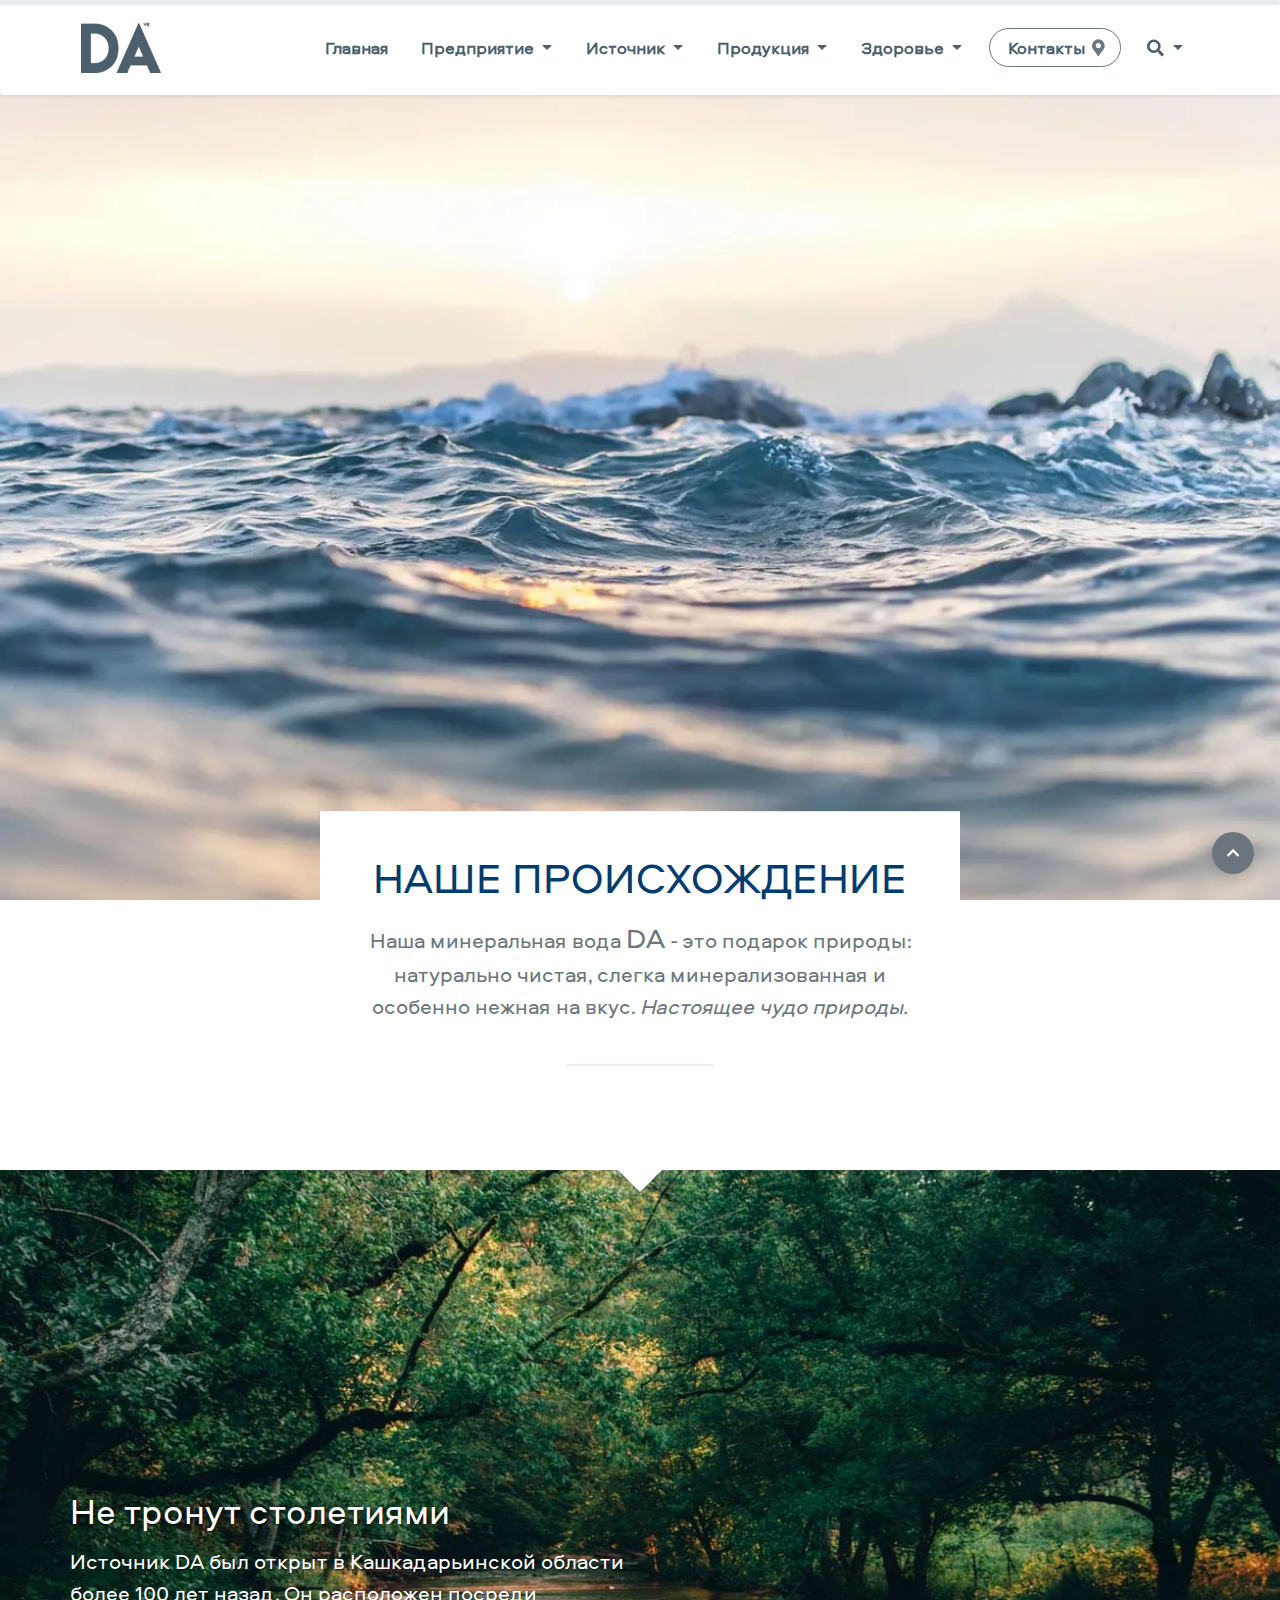
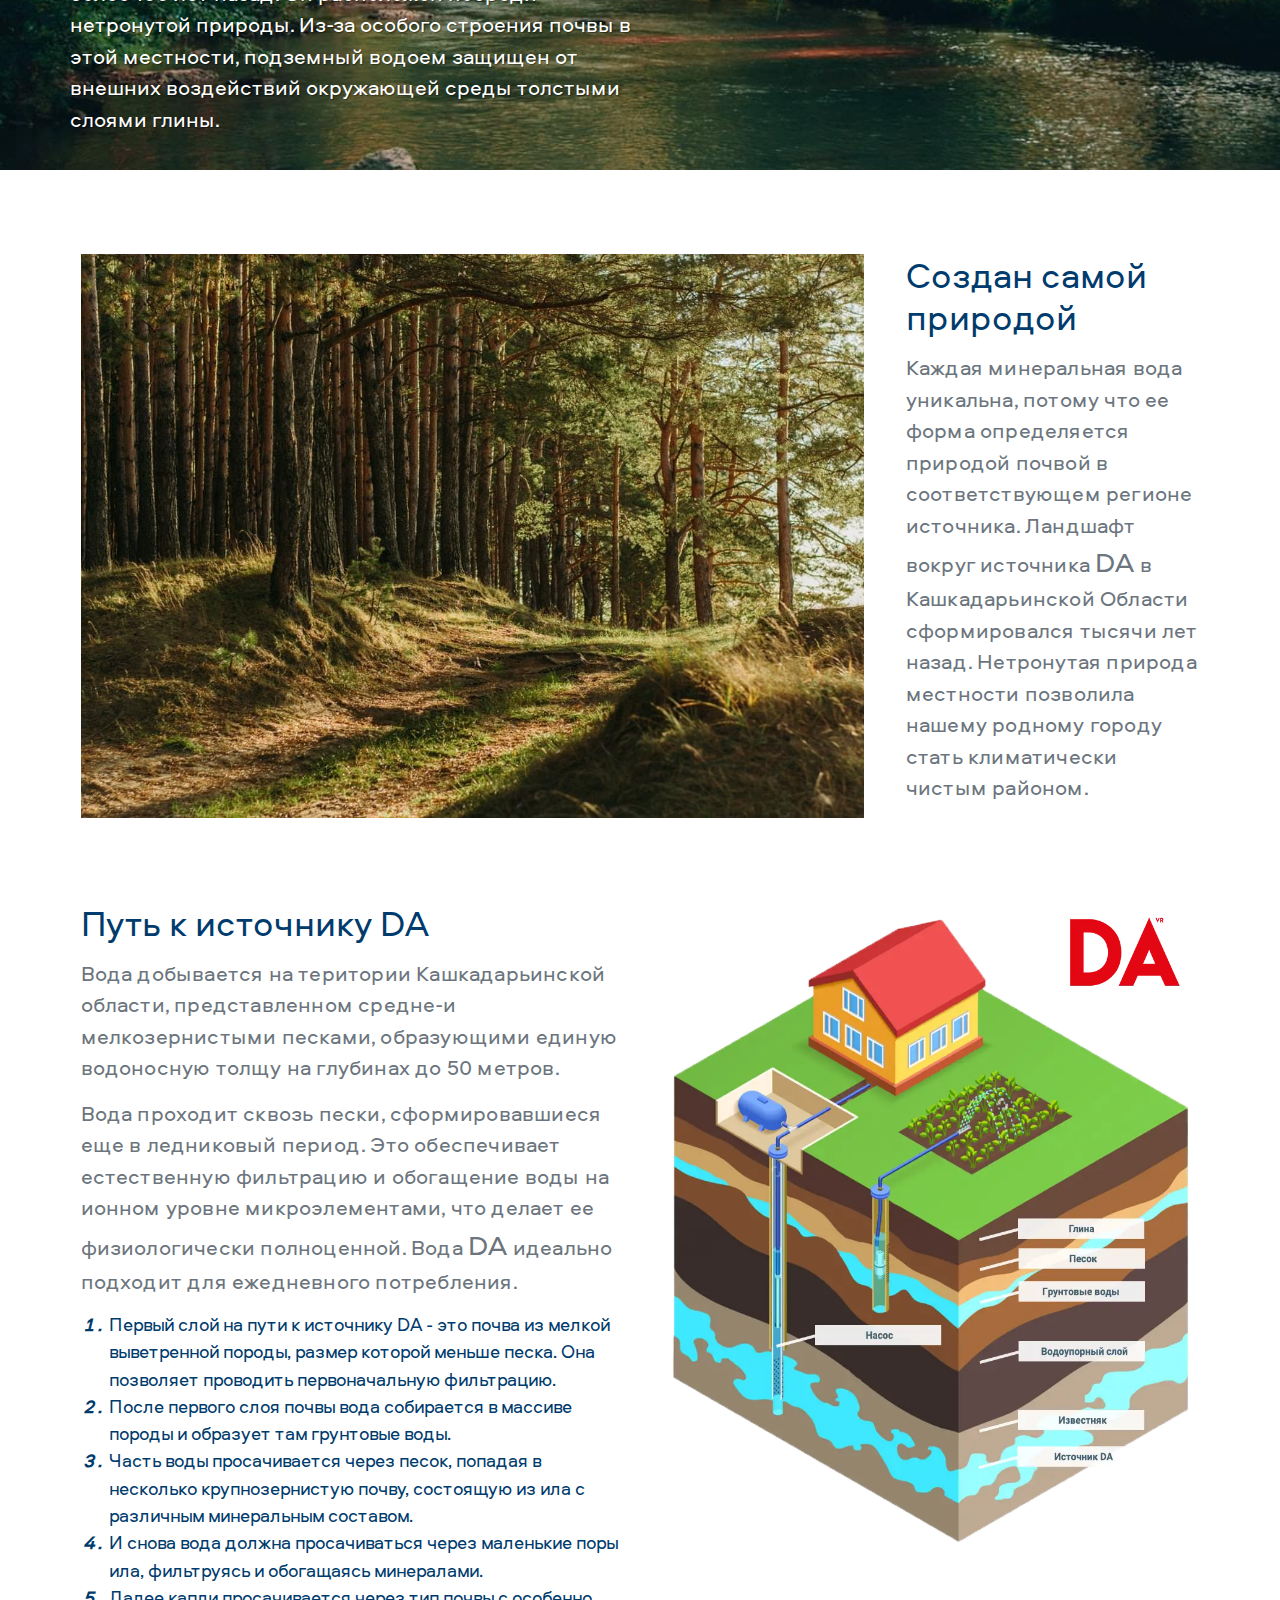
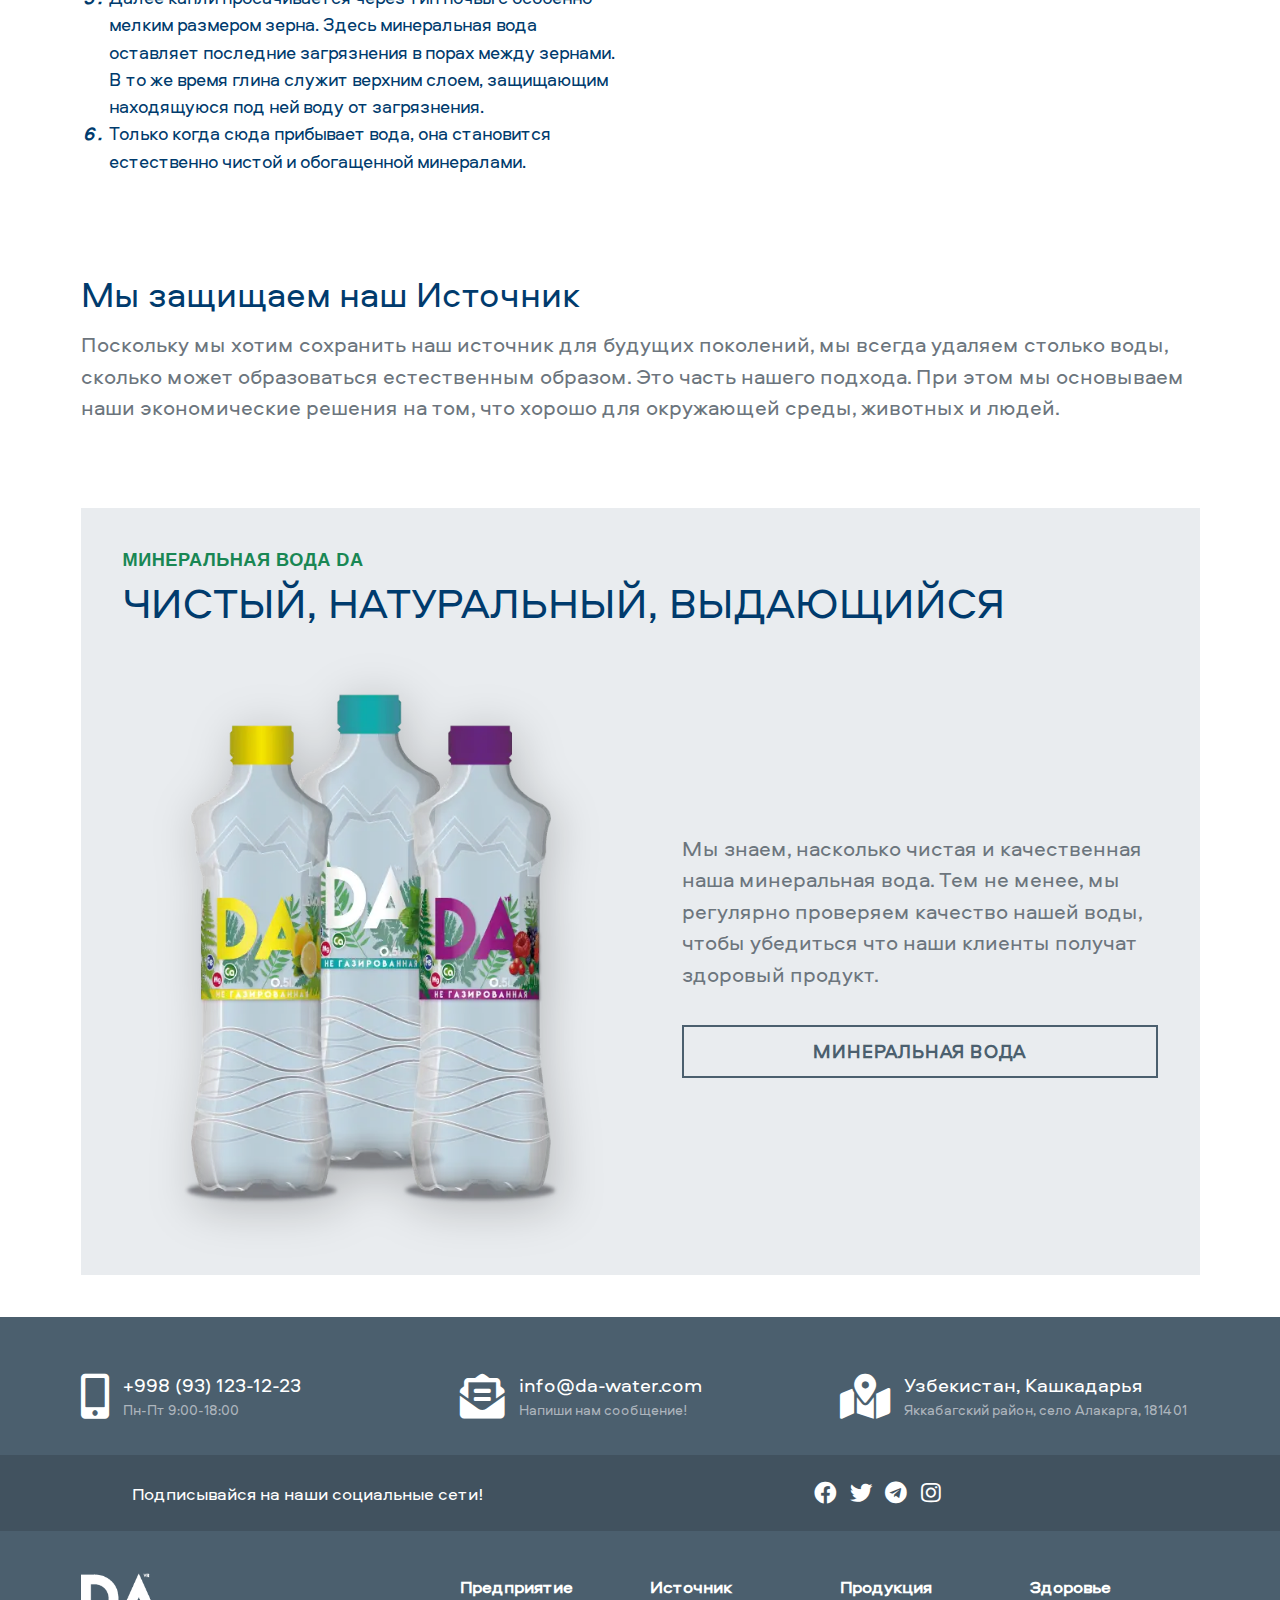
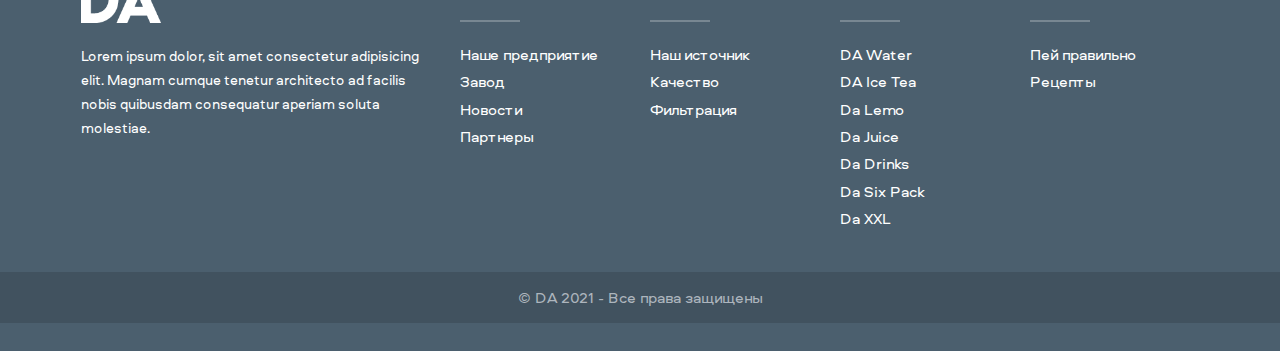
<file: quelle.html>
<!DOCTYPE html><html lang="en"><head>    <meta charset="UTF-8">    <meta name="viewport" content="width=device-width, initial-scale=1, minimum-scale=1">    <title>DA - Water</title>    <link rel="stylesheet" href="https://unpkg.com/swiper/swiper-bundle.min.css">    <link rel="stylesheet" href="css/style.min.css">    <link rel="stylesheet" href="https://cdnjs.cloudflare.com/ajax/libs/font-awesome/5.15.4/css/all.min.css"        integrity="sha512-1ycn6IcaQQ40/MKBW2W4Rhis/DbILU74C1vSrLJxCq57o941Ym01SwNsOMqvEBFlcgUa6xLiPY/NS5R+E6ztJQ=="        crossorigin="anonymous" referrerpolicy="no-referrer" /></head><body>    <div class="wrapper">        <nav class="navbar navbar-expand-lg fixed-top navbar-light bg-white shadow-sm p-3 bg-body rounded menu">    <div class="progress">        <div class="progress-bar progress-bar-striped progress-bar-animated" id="progress-bar" role="progressbar" aria-valuenow="75"            aria-valuemin="0" aria-valuemax="100"></div>    </div>    <div class="container">        <a class="navbar-brand" href="#">            <picture><source srcset="img/logo-blue.webp" type="image/webp"><img src="img/logo-blue.png" alt="Logo"></picture>        </a>        <button class="navbar-toggler border-0" type="button" data-toggle="collapse" data-target="#navbarNavDropdown"            aria-controls="navbarNavDropdown" aria-expanded="false" aria-label="Toggle navigation">            <div class="navbar-toggle">                <span class="navbar-toggler-span"></span>                <span class="navbar-toggler-span"></span>                <span class="navbar-toggler-span"></span>            </div>        </button>         <div class="collapse navbar-collapse" id="navbarNavDropdown">            <ul class="navbar-nav navbar-nav-scroll d-flex align-items-center">                <li class="nav-item active">                    <a class="nav-link active" aria-current="page" href="#">Главная</a>                </li>                <li class="nav-item dropdown">                    <a class="nav-link dropdown-toggle" href="#" id="navbarDropdownMenuLink" data-toggle="dropdown" aria-haspopup="true"                        aria-expanded="false">                        Предприятие                        <span class="triangle"></span>                    </a>                    <div class="dropdown-menu justify-content-center" aria-labelledby="navbarDropdownMenuLink">                        <a class="dropdown-item text-justify" href="#">                            <picture><source srcset="img/icons/about.svg" type="image/webp"><img src="img/icons/about.svg" alt=""></picture>                            Наше предприятие                        </a>                        <a class="dropdown-item" href="#">                            <picture><source srcset="img/icons/factory.svg" type="image/webp"><img src="img/icons/factory.svg" alt=""></picture>                            Завод                        </a>                        <a class="dropdown-item" href="#"><picture><source srcset="img/icons/blog.svg" type="image/webp"><img src="img/icons/blog.svg" alt=""></picture>Новости</a>                        <a class="dropdown-item" href="#"><picture><source srcset="img/icons/partners.svg" type="image/webp"><img src="img/icons/partners.svg" alt=""></picture>Партнеры</a>                    </div>                </li>                <li class="nav-item dropdown">                    <a class="nav-link dropdown-toggle" href="#" id="navbarDropdownMenuLink" data-toggle="dropdown" aria-haspopup="true"                        aria-expanded="false">                        Источник                        <span class="triangle"></span>                    </a>                    <div class="dropdown-menu justify-content-center" aria-labelledby="navbarDropdownMenuLink">                        <a class="dropdown-item" href="#">                            <picture><source srcset="img/icons/source.svg" type="image/webp"><img src="img/icons/source.svg" alt=""></picture>                            Наш источник                        </a>                        <a class="dropdown-item" href="#">                            <picture><source srcset="img/icons/quality.svg" type="image/webp"><img src="img/icons/quality.svg" alt=""></picture>                            Качество                        </a>                        <a class="dropdown-item" href="#">                            <picture><source srcset="img/icons/filtration.svg" type="image/webp"><img src="img/icons/filtration.svg" alt=""></picture>                            Фильтрация                        </a>                    </div>                </li>                <li class="nav-item dropdown">                    <a class="nav-link dropdown-toggle" href="#" id="navbarDropdownMenuLink" data-toggle="dropdown" aria-haspopup="true"                        aria-expanded="false">                        Продукция                        <span class="triangle"></span>                    </a>                    <div class="dropdown-menu justify-content-center" aria-labelledby="navbarDropdownMenuLink">                        <a class="dropdown-item" href="#">                            <picture><source srcset="img/icons/big-bottle.svg" type="image/webp"><img src="img/icons/big-bottle.svg" alt=""></picture>                            DA Water                        </a>                        <a class="dropdown-item" href="#">                            <picture><source srcset="img/icons/tea-bottle.svg" type="image/webp"><img src="img/icons/tea-bottle.svg" alt=""></picture>                            DA Ice Tea                        </a>                        <a class="dropdown-item" href="#">                            <picture><source srcset="img/icons/lemonade-bottle.svg" type="image/webp"><img src="img/icons/lemonade-bottle.svg" alt=""></picture>                            DA Lemo                        </a>                        <a class="dropdown-item" href="#">                            <picture><source srcset="img/icons/juice-bottle.svg" type="image/webp"><img src="img/icons/juice-bottle.svg" alt=""></picture>                            DA Juice                        </a>                        <a class="dropdown-item" href="#">                            <picture><source srcset="img/icons/drink-bottle.svg" type="image/webp"><img src="img/icons/drink-bottle.svg" alt=""></picture>                            DA Drinks                        </a>                        <a class="dropdown-item" href="#">                            <picture><source srcset="img/icons/six-pack.svg" type="image/webp"><img src="img/icons/six-pack.svg" alt=""></picture>                            DA Six Pack                        </a>                        <a class="dropdown-item" href="#">                            <picture><source srcset="img/icons/big-bottle.svg" type="image/webp"><img src="img/icons/big-bottle.svg" alt=""></picture>                            DA XXL                        </a>                    </div>                </li>                <li class="nav-item dropdown">                    <a class="nav-link dropdown-toggle" href="#" id="navbarDropdownMenuLink" data-toggle="dropdown" aria-haspopup="true"                        aria-expanded="false">                        Здоровье                        <span class="triangle"></span>                    </a>                    <div class="dropdown-menu border-0 justify-content-center" aria-labelledby="navbarDropdownMenuLink">                        <a class="dropdown-item" href="#">                            <picture><source srcset="img/icons/knowledge.svg" type="image/webp"><img src="img/icons/knowledge.svg" alt=""></picture>                            Пей правильно                        </a>                        <a class="dropdown-item" href="#">                            <picture><source srcset="img/icons/recipe.svg" type="image/webp"><img src="img/icons/recipe.svg" alt=""></picture>                            Рецепты                        </a>                    </div>                </li>                <li class="nav-item contact">                    <a class="nav-link btn btn-outline-secondary rounded-pill btn-rounded" href="#">Контакты                        <span><i class="fas fa-map-marker-alt"></i></span>                                            </a>                </li>                <li class="nav-item dropdown search">                    <a class="nav-link dropdown-toggle" href="#" id="navbarDropdownMenuLink" data-toggle="dropdown"                        aria-haspopup="true">                        <i class="fas fa-search"></i>                        <span class="triangle"></span>                    </a>                    <div class="dropdown-menu border-0 justify-content-center search" aria-labelledby="navbarDropdownMenuLink">                        <h1 class="text-center">Поиск</h1>                        <form class="form-inline my-2 my-lg-0 d-flex">                            <input class="form-control mr-sm-2" type="search" placeholder="Введите ключевое слово" aria-label="Search">                            <button class="my-2 my-sm-0" type="submit"><i class="fas fa-search"></i></button>                        </form>                    </div>                </li>                <li class="nav-item mobile">                    <form class="form-inline my-2 my-lg-0 d-flex">                        <input class="form-control mr-sm-2" type="search" placeholder="Введите ключевое слово" aria-label="Search">                        <button type="submit"><i class="fas fa-search"></i></button>                    </form>                </li>                <li class="nav-item mobile">                    <div class="rights text-center">                        © DA 2021 - Все права защищены                    </div>                </li>            </ul>        </div>    </div></nav>        <main class="page quelle-page">            <section class="intro _fs">                <picture><source srcset="img/quelle/bg.webp" type="image/webp"><img  class="_intro-bg" src="img/quelle/bg.jpg" alt=""></picture>                <div class="intro__header _bottom text-center px-3 py-5">                    <div class="container">                        <h1 class="display-5 text-uppercase mb-3 color-blue">Наше происхождение</h1>                        <div class="_section-text fs-4 lh-base">                            <p>                                Наша минеральная вода <span class="fs-2 font-weight-bold">DA</span> - это подарок природы: натурально                                чистая, слегка минерализованная и особенно нежная на вкус. <i>Настоящее чудо природы.</i>                            </p>                        </div>                    </div>                </div>            </section>            <section class="time mb-5" style="background-image: url('img/quelle/time.jpg');">                <div class="container position-relative">                       <div class="time__inner py-4">                        <h2 class="display-6 mb-3 text-secondary text-white">Не тронут столетиями</h2>                        <div class="quality__description fs-4 lh-base text-white">                            <p>                                Источник DA был открыт в Кашкадарьинской области более 100 лет назад. Он расположен посреди нетронутой                                природы. Из-за особого строения почвы в этой местности, подземный водоем защищен от внешних воздействий                                окружающей среды                                толстыми слоями глины.                            </p>                        </div>                    </div>                </div>            </section>            <section class="nature mb-5 pt-5">                <div class="container">                    <div class="nature__inner d-flex">                        <div class="col">                            <div class="col__image _ibg" style="background-image: url('img/quelle/forest.jpg');">                            </div>                        </div>                        <div class="col ps-md-5">                            <h2 class="display-6 mb-3 color-blue">Создан самой природой</h2>                            <div class="_section-text fs-4 lh-base">                                <p>                                    Каждая минеральная вода уникальна, потому что ее форма определяется природой почвой в соответствующем регионе источника. Ландшафт вокруг источника <span class="fs-2 font-weight-bold">DA</span> в Кашкадарьинской Области сформировался тысячи лет назад. Нетронутая природа местности позволила нашему родному городу стать климатически чистым районом.                                </p>                            </div>                        </div>                    </div>                </div>            </section>            <section class="quelle mb-5 pt-5">                <div class="container">                    <div class="quelle__inner d-flex">                        <div class="col pe-md-5">                            <h2 class="display-6 mb-3 color-blue">Путь к источнику DA</h2>                            <div class="_section-text fs-4 lh-base">                                <p>                                    Вода добывается на територии Кашкадарьинской области, представленном средне-и мелкозернистыми песками, образующими единую                                    водоносную толщу на глубинах до 50 метров.                                </p>                                <p>                                    Вода проходит сквозь пески, сформировавшиеся еще в ледниковый период. Это обеспечивает естественную фильтрацию и                                    обогащение воды на ионном уровне микроэлементами, что делает ее физиологически полноценной. Вода <span                                        class="fs-2 font-weight-bold">DA</span>                                    идеально подходит для ежедневного потребления.                                </p>                            </div>                            <ol>                                <li>Первый слой на пути к источнику DA - это почва из мелкой выветренной породы, размер которой меньше песка. Она позволяет проводить первоначальную фильтрацию.</li>                                <li>После первого слоя почвы вода собирается в массиве породы и образует там грунтовые воды.</li>                                <li>Часть воды просачивается через песок, попадая в несколько крупнозернистую почву, состоящую из ила с                                различным минеральным составом.</li>                                <li>И снова вода должна просачиваться через маленькие поры ила, фильтруясь и обогащаясь                                минералами.</li>                                <li>Далее капли просачивается через тип почвы с особенно мелким размером зерна. Здесь минеральная вода оставляет последние загрязнения в порах между зернами. В то же время глина служит верхним слоем,                                защищающим находящуюся под ней воду от загрязнения.</li>                                <li>Только когда сюда прибывает вода, она становится естественно чистой и обогащенной минералами.</li>                            </ol>                        </div>                        <div class="col">                            <picture><source srcset="img/quelle/picture-signed.webp" type="image/webp"><img src="img/quelle/picture-signed.png" alt=""></picture>                        </div>                    </div>                </div>            </section>            <section class="defend mb-5 pt-5">                <div class="container">                    <h2 class="display-6 mb-3 color-blue">Мы защищаем наш Источник</h2>                    <div class="_section-text fs-4 lh-base">                        <p>                            Поскольку мы хотим сохранить наш источник для будущих поколений, мы всегда удаляем столько воды, сколько может образоваться естественным образом. Это часть нашего подхода. При этом мы основываем наши экономические решения на том, что хорошо для окружающей среды, животных и людей.                        </p>                    </div>                </div>            </section>            <section class="label-water mb-5 pt-5">                <div class="container">                    <div class="label-inner px-5 pt-5">                        <h4 class="_section-subtitle _section-subtitle--green text-uppercase">Минеральная вода DA</h4>                        <h2 class="display-5 text-uppercase color-blue">Чистый, натуральный, выдающийся</h2>                        <div class="row">                            <div class="col-md-6">                                <picture><source srcset="img/products/bottles.webp" type="image/webp"><img class="product-image" src="img/products/bottles.png" alt=""></picture>                            </div>                            <div class="col-md-6 ps-md-5 d-flex flex-md-column justify-content-md-center">                                <div class="_section-text fs-4 lh-base mb-4">                                    <p>Мы знаем, насколько чистая и качественная наша минеральная вода. Тем не менее, мы регулярно проверяем                                        качество нашей воды, чтобы убедиться что наши клиенты получат здоровый продукт.</p>                                </div>                                <a href="" class="button button-primary">МИНЕРАЛЬНАЯ ВОДА</a>                            </div>                        </div>                    </div>                </div>            </section>        </main>        <footer class="footer">    <div class="container">        <div class="row py-3">            <div class="col-md-4 col-lg-4 contaxt-box pt-1 d-md-block d-lg-flex d-flex">                <div class="contact-box__icon">                    <i class="fas fa-mobile-alt"></i>                </div>                <div class="contact-box__info">                    <a class="contact-box__title" href="tel:+998931231223">+998 (93) 123-12-23</a>                    <p class="contact-box__text">Пн-Пт 9:00-18:00</p>                </div>            </div>            <div class="col-md-4 col-lg-4 contaxt-box pt-1 d-md-block d-lg-flex d-flex">                <div class="contact-box__icon">                    <i class="fas fa-envelope-open-text"></i>                </div>                <div class="contact-box__info">                    <a class="contact-box__title" href="tel:+998931231223">info@da-water.com</a>                    <p class="contact-box__text">Напиши нам сообщение!</p>                </div>            </div>            <div class="col-md-4 col-lg-4 contaxt-box pt-1 d-md-block d-lg-flex d-flex">                <div class="contact-box__icon">                    <i class="fas fa-map-marked-alt"></i>                </div>                <div class="contact-box__info">                    <a class="contact-box__title" href="">Узбекистан, Кашкадарья</a>                    <p class="contact-box__text">Яккабагский район, село Алакарга, 181401</p>                </div>            </div>        </div>    </div>    <div class="footer-social">        <div class="container">            <div class="row py-4 text-center text-white align-items-center">                <div class="col-lg-5 col-md-6 mb-3 mb-md-0">                    <div class="footer-social__text">                        Подписывайся на наши социальные сети!                    </div>                </div>                <div class="col-lg-7 col-md-6">                    <a class="footer-social__link" href="">                        <i class="fab fa-facebook"></i>                    </a>                    <a class="footer-social__link" href="">                        <i class="fab fa-twitter"></i>                    </a>                    <a class="footer-social__link" href="">                        <i class="fab fa-telegram"></i>                    </a>                    <a class="footer-social__link" href="">                        <i class="fab fa-instagram"></i>                    </a>                </div>            </div>        </div>    </div>    <div class="container">        <div class="row text-white text-center text-md-start align-items-center align-items-md-start  flex-column flex-md-row mt-md-5 mt-3 pb-3" data-spollers="768,max">            <div class="footer-nav__main col-12 col-sm-6 col-lg-4">                <div class="footer-logo mb-4">                    <picture><source srcset="img/logo-white.webp" type="image/webp"><img src="img/logo-white.png" alt=""></picture>                </div>                <p>Lorem ipsum dolor, sit amet consectetur adipisicing elit. Magnam cumque tenetur architecto ad facilis nobis quibusdam consequatur aperiam soluta molestiae.</p>            </div>            <div class="col-12 col-sm-6 col-lg-2 mb-3">                <a data-spoller class="footer-nav__title has-dropdown text-capitalize fw-bolder text-white fs-5 text-decoration-none">Предприятие                    <div class="dropdown-toggler"></div>                </a>                <ul class="footer-nav__list list-inline">                    <li><a class="footer-nav__link text-decoration-none" href="">Наше предприятие</a></li>                    <li><a class="footer-nav__link text-decoration-none" href="">Завод</a></li>                    <li><a class="footer-nav__link text-decoration-none" href="">Новости</a></li>                    <li><a class="footer-nav__link text-decoration-none" href="">Партнеры</a></li>                </ul>            </div>            <div class="col-12 col-sm-6 col-lg-2 mb-3">                <a data-spoller                    class="footer-nav__title has-dropdown text-capitalize fw-bolder text-white fs-5 text-decoration-none">Источник                    <div class="dropdown-toggler"></div>                </a>                <ul class="footer-nav__list list-inline">                    <li><a class="footer-nav__link text-decoration-none" href="">Наш источник</a></li>                    <li><a class="footer-nav__link text-decoration-none" href="">Качество</a></li>                    <li><a class="footer-nav__link text-decoration-none" href="">Фильтрация</a></li>                </ul>            </div>            <div class="col-12 col-sm-6 col-lg-2 mb-3">                <a data-spoller                    class="footer-nav__title has-dropdown text-capitalize fw-bolder text-white fs-5 text-decoration-none">Продукция                    <div class="dropdown-toggler"></div>                </a>                <ul class="footer-nav__list list-inline">                    <li><a class="footer-nav__link text-decoration-none" href="">DA Water</a></li>                    <li><a class="footer-nav__link text-decoration-none" href="">DA Ice Tea</a></li>                    <li><a class="footer-nav__link text-decoration-none" href="">Da Lemo</a></li>                    <li><a class="footer-nav__link text-decoration-none" href="">Da Juice</a></li>                    <li><a class="footer-nav__link text-decoration-none" href="">Da Drinks</a></li>                    <li><a class="footer-nav__link text-decoration-none" href="">Da Six Pack</a></li>                    <li><a class="footer-nav__link text-decoration-none" href="">Da XXL</a></li>                </ul>            </div>            <div class="col-12 col-sm-6 col-lg-2 mb-3">                <a data-spoller                    class="footer-nav__title has-dropdown text-capitalize fw-bolder text-white fs-5 text-decoration-none">Здоровье                    <div class="dropdown-toggler"></div>                </a>                <ul class="footer-nav__list list-inline">                    <li><a class="footer-nav__link text-decoration-none" href="">Пей правильно</a></li>                    <li><a class="footer-nav__link text-decoration-none" href="">Рецепты</a></li>                </ul>            </div>        </div>    </div>    <div class="footer-bottom pt-3 pb-3">        <div class="container">            <div class="row text-center text-white">                <div class="col-12">                    <div class="footer-bottom__copyright">                        &COPY; DA 2021 - Все права защищены                    </div>                </div>            </div>        </div>    </div></footer>        <a href="#" id="back-to-top" class="shadow btn-secondary rounded-circle back-to-top">            <i class="fas fa-chevron-up"></i>        </a>    </div>    <script src="https://cdnjs.cloudflare.com/ajax/libs/jquery/3.6.0/jquery.min.js"    integrity="sha512-894YE6QWD5I59HgZOGReFYm4dnWc1Qt5NtvYSaNcOP+u1T9qYdvdihz0PPSiiqn/+/3e7Jo4EaG7TubfWGUrMQ=="    crossorigin="anonymous" referrerpolicy="no-referrer"></script><script src="js/vendor.min.js"></script><script src="js/app.min.js"></script></body></html>
</file>
<file: css/style.min.css>
@charset "UTF-8";@font-face{font-family:Aeroport-Bold;font-display:swap;src:url(../fonts/Aeroport.woff) format("woff"),url(../fonts/Aeroport.woff2) format("woff2");font-weight:700;font-style:normal}@font-face{font-family:Aeroport-Italic;font-display:swap;src:url(../fonts/Aeroport.woff) format("woff"),url(../fonts/Aeroport.woff2) format("woff2");font-weight:400;font-style:italic}@font-face{font-family:Aeroport-Light;font-display:swap;src:url(../fonts/Aeroport.woff) format("woff"),url(../fonts/Aeroport.woff2) format("woff2");font-weight:300;font-style:normal}@font-face{font-family:Aeroport-LightItalic;font-display:swap;src:url(../fonts/Aeroport.woff) format("woff"),url(../fonts/Aeroport.woff2) format("woff2");font-weight:300;font-style:italic}@font-face{font-family:Aeroport-Medium;font-display:swap;src:url(../fonts/Aeroport.woff) format("woff"),url(../fonts/Aeroport.woff2) format("woff2");font-weight:500;font-style:normal}@font-face{font-family:Aeroport-MediumItalic;font-display:swap;src:url(../fonts/Aeroport.woff) format("woff"),url(../fonts/Aeroport.woff2) format("woff2");font-weight:500;font-style:italic}@font-face{font-family:Aeroport;font-display:swap;src:url(../fonts/Aeroport.woff) format("woff"),url(../fonts/Aeroport.woff2) format("woff2");font-weight:400;font-style:normal}@font-face{font-family:AeroportMono;font-display:swap;src:url(../fonts/AeroportMono.woff) format("woff"),url(../fonts/AeroportMono.woff2) format("woff2");font-weight:400;font-style:normal}@font-face{font-family:ProximaNovaCond-Bold;font-display:swap;src:url(../fonts/ProximaNovaCond.woff) format("woff"),url(../fonts/ProximaNovaCond.woff2) format("woff2");font-weight:700;font-style:normal}*{padding:0;margin:0;border:0}*,:after,:before{-webkit-box-sizing:border-box;box-sizing:border-box}:active,:focus{outline:0}a:active,a:focus{outline:0}aside,footer,header,nav,section{display:block}html{max-width:100%}body,html{height:100%;width:100%;font-size:100%;line-height:1;color:#000;font-weight:400;font-family:Aeroport,sans-serif!important;font-size:14px;-ms-text-size-adjust:100%;-moz-text-size-adjust:100%;-webkit-text-size-adjust:100%}button,input,textarea{font-family:inherit}input:-ms-clear{display:none}button{cursor:pointer;background:0 0}button::-moz-focus-inner{padding:0;border:0}a,a:visited{text-decoration:none}ul li{list-style:none}img{vertical-align:top}.h1,.h2,.h3,.h4,.h5,.h6,h1,h2,h3,h4,h5,h6{font-weight:inherit;font-size:inherit}/*!
 * Bootstrap v5.1.1 (https://getbootstrap.com/)
 * Copyright 2011-2021 The Bootstrap Authors
 * Copyright 2011-2021 Twitter, Inc.
 * Licensed under MIT (https://github.com/twbs/bootstrap/blob/main/LICENSE)
 */:root{--bs-blue:#0d6efd;--bs-indigo:#6610f2;--bs-purple:#6f42c1;--bs-pink:#d63384;--bs-red:#dc3545;--bs-orange:#fd7e14;--bs-yellow:#ffc107;--bs-green:#198754;--bs-teal:#20c997;--bs-cyan:#0dcaf0;--bs-white:#fff;--bs-gray:#6c757d;--bs-gray-dark:#343a40;--bs-gray-100:#f8f9fa;--bs-gray-200:#e9ecef;--bs-gray-300:#dee2e6;--bs-gray-400:#ced4da;--bs-gray-500:#adb5bd;--bs-gray-600:#6c757d;--bs-gray-700:#495057;--bs-gray-800:#343a40;--bs-gray-900:#212529;--bs-primary:#0d6efd;--bs-secondary:#6c757d;--bs-success:#198754;--bs-info:#0dcaf0;--bs-warning:#ffc107;--bs-danger:#dc3545;--bs-light:#f8f9fa;--bs-dark:#212529;--bs-primary-rgb:13,110,253;--bs-secondary-rgb:108,117,125;--bs-success-rgb:25,135,84;--bs-info-rgb:13,202,240;--bs-warning-rgb:255,193,7;--bs-danger-rgb:220,53,69;--bs-light-rgb:248,249,250;--bs-dark-rgb:33,37,41;--bs-white-rgb:255,255,255;--bs-black-rgb:0,0,0;--bs-body-color-rgb:33,37,41;--bs-body-bg-rgb:255,255,255;--bs-font-sans-serif:system-ui,-apple-system,"Segoe UI",Roboto,"Helvetica Neue",Arial,"Noto Sans","Liberation Sans",sans-serif,"Apple Color Emoji","Segoe UI Emoji","Segoe UI Symbol","Noto Color Emoji";--bs-font-monospace:SFMono-Regular,Menlo,Monaco,Consolas,"Liberation Mono","Courier New",monospace;--bs-gradient:linear-gradient(180deg, rgba(255, 255, 255, 0.15), rgba(255, 255, 255, 0));--bs-body-font-family:var(--bs-font-sans-serif);--bs-body-font-size:1rem;--bs-body-font-weight:400;--bs-body-line-height:1.5;--bs-body-color:#212529;--bs-body-bg:#fff}*,::after,::before{-webkit-box-sizing:border-box;box-sizing:border-box}body{margin:0;font-family:var(--bs-body-font-family);font-size:var(--bs-body-font-size);font-weight:var(--bs-body-font-weight);line-height:var(--bs-body-line-height);color:var(--bs-body-color);text-align:var(--bs-body-text-align);background-color:var(--bs-body-bg);-webkit-text-size-adjust:100%;-webkit-tap-highlight-color:transparent}hr{margin:1rem 0;color:inherit;background-color:currentColor;border:0;opacity:.25}hr:not([size]){height:1px}.h1,.h2,.h3,.h4,.h5,.h6,h1,h2,h3,h4,h5,h6{margin-top:0;margin-bottom:.5rem;font-weight:500;line-height:1.2}.h1,h1{font-size:calc(1.375rem + 1.5vw)}.h2,h2{font-size:calc(1.325rem + .9vw)}.h3,h3{font-size:calc(1.3rem + .6vw)}.h4,h4{font-size:calc(1.275rem + .3vw)}.h5,h5{font-size:1.25rem}.h6,h6{font-size:1rem}p{margin-top:0;margin-bottom:1rem}abbr[data-bs-original-title],abbr[title]{-webkit-text-decoration:underline dotted;text-decoration:underline dotted;cursor:help;-webkit-text-decoration-skip-ink:none;text-decoration-skip-ink:none}address{margin-bottom:1rem;font-style:normal;line-height:inherit}ol,ul{padding-left:2rem}dl,ol,ul{margin-top:0;margin-bottom:1rem}ol ol,ol ul,ul ol,ul ul{margin-bottom:0}dt{font-weight:700}dd{margin-bottom:.5rem;margin-left:0}blockquote{margin:0 0 1rem}b,strong{font-weight:bolder}.small,small{font-size:.875em}.mark,mark{padding:.2em;background-color:#fcf8e3}sub,sup{position:relative;font-size:.75em;line-height:0;vertical-align:baseline}sub{bottom:-.25em}sup{top:-.5em}a{color:#0d6efd;text-decoration:underline}a:hover{color:#0a58ca}a:not([href]):not([class]),a:not([href]):not([class]):hover{color:inherit;text-decoration:none}code,kbd,pre,samp{font-family:var(--bs-font-monospace);font-size:1em;direction:ltr;unicode-bidi:bidi-override}pre{display:block;margin-top:0;margin-bottom:1rem;overflow:auto;font-size:.875em}pre code{font-size:inherit;color:inherit;word-break:normal}code{font-size:.875em;color:#d63384;word-wrap:break-word}a>code{color:inherit}kbd{padding:.2rem .4rem;font-size:.875em;color:#fff;background-color:#212529;border-radius:.2rem}kbd kbd{padding:0;font-size:1em;font-weight:700}figure{margin:0 0 1rem}img,svg{vertical-align:middle}table{caption-side:bottom;border-collapse:collapse}caption{padding-top:.5rem;padding-bottom:.5rem;color:#6c757d;text-align:left}th{text-align:inherit;text-align:-webkit-match-parent}tbody,td,tfoot,th,thead,tr{border-color:inherit;border-style:solid;border-width:0}label{display:inline-block}button{border-radius:0}button:focus:not(:focus-visible){outline:0}button,input,optgroup,select,textarea{margin:0;font-family:inherit;font-size:inherit;line-height:inherit}button,select{text-transform:none}[role=button]{cursor:pointer}select{word-wrap:normal}select:disabled{opacity:1}[list]::-webkit-calendar-picker-indicator{display:none}[type=button],[type=reset],[type=submit],button{-webkit-appearance:button}[type=button]:not(:disabled),[type=reset]:not(:disabled),[type=submit]:not(:disabled),button:not(:disabled){cursor:pointer}::-moz-focus-inner{padding:0;border-style:none}textarea{resize:vertical}fieldset{min-width:0;padding:0;margin:0;border:0}legend{float:left;width:100%;padding:0;margin-bottom:.5rem;font-size:calc(1.275rem + .3vw);line-height:inherit}legend+*{clear:left}::-webkit-datetime-edit-day-field,::-webkit-datetime-edit-fields-wrapper,::-webkit-datetime-edit-hour-field,::-webkit-datetime-edit-minute,::-webkit-datetime-edit-month-field,::-webkit-datetime-edit-text,::-webkit-datetime-edit-year-field{padding:0}::-webkit-inner-spin-button{height:auto}[type=search]{outline-offset:-2px;-webkit-appearance:textfield}::-webkit-search-decoration{-webkit-appearance:none}::-webkit-color-swatch-wrapper{padding:0}::file-selector-button{font:inherit}::-webkit-file-upload-button{font:inherit;-webkit-appearance:button}output{display:inline-block}iframe{border:0}summary{display:list-item;cursor:pointer}progress{vertical-align:baseline}[hidden]{display:none!important}.lead{font-size:1.25rem;font-weight:300}.display-1{font-size:calc(1.625rem + 4.5vw);font-weight:300;line-height:1.2}.display-2{font-size:calc(1.575rem + 3.9vw);font-weight:300;line-height:1.2}.display-3{font-size:calc(1.525rem + 3.3vw);font-weight:300;line-height:1.2}.display-4{font-size:calc(1.475rem + 2.7vw);font-weight:300;line-height:1.2}.display-5{font-size:calc(1.425rem + 2.1vw);font-weight:300;line-height:1.2}.display-6{font-size:calc(1.375rem + 1.5vw);font-weight:300;line-height:1.2}.list-unstyled{padding-left:0;list-style:none}.list-inline{padding-left:0;list-style:none}.list-inline-item{display:inline-block}.list-inline-item:not(:last-child){margin-right:.5rem}.initialism{font-size:.875em;text-transform:uppercase}.blockquote{margin-bottom:1rem;font-size:1.25rem}.blockquote>:last-child{margin-bottom:0}.blockquote-footer{margin-top:-1rem;margin-bottom:1rem;font-size:.875em;color:#6c757d}.blockquote-footer::before{content:"\2014\00A0"}.img-fluid{max-width:100%;height:auto}.img-thumbnail{padding:.25rem;background-color:#fff;border:1px solid #dee2e6;border-radius:.25rem;max-width:100%;height:auto}.figure{display:inline-block}.figure-img{margin-bottom:.5rem;line-height:1}.figure-caption{font-size:.875em;color:#6c757d}.container,.container-fluid,.container-lg,.container-md,.container-sm,.container-xl,.container-xxl{width:100%;padding-right:var(--bs-gutter-x,.75rem);padding-left:var(--bs-gutter-x,.75rem);margin-right:auto;margin-left:auto}.row{--bs-gutter-x:1.5rem;--bs-gutter-y:0;display:-webkit-box;display:-ms-flexbox;display:flex;-ms-flex-wrap:wrap;flex-wrap:wrap;margin-top:calc(var(--bs-gutter-y) * -1);margin-right:calc(var(--bs-gutter-x) * -.5);margin-left:calc(var(--bs-gutter-x) * -.5)}.row>*{-ms-flex-negative:0;flex-shrink:0;width:100%;max-width:100%;padding-right:calc(var(--bs-gutter-x) * .5);padding-left:calc(var(--bs-gutter-x) * .5);margin-top:var(--bs-gutter-y)}.col{-webkit-box-flex:1;-ms-flex:1 0 0%;flex:1 0 0%}.row-cols-auto>*{-webkit-box-flex:0;-ms-flex:0 0 auto;flex:0 0 auto;width:auto}.row-cols-1>*{-webkit-box-flex:0;-ms-flex:0 0 auto;flex:0 0 auto;width:100%}.row-cols-2>*{-webkit-box-flex:0;-ms-flex:0 0 auto;flex:0 0 auto;width:50%}.row-cols-3>*{-webkit-box-flex:0;-ms-flex:0 0 auto;flex:0 0 auto;width:33.33333%}.row-cols-4>*{-webkit-box-flex:0;-ms-flex:0 0 auto;flex:0 0 auto;width:25%}.row-cols-5>*{-webkit-box-flex:0;-ms-flex:0 0 auto;flex:0 0 auto;width:20%}.row-cols-6>*{-webkit-box-flex:0;-ms-flex:0 0 auto;flex:0 0 auto;width:16.66667%}.col-auto{-webkit-box-flex:0;-ms-flex:0 0 auto;flex:0 0 auto;width:auto}.col-1{-webkit-box-flex:0;-ms-flex:0 0 auto;flex:0 0 auto;width:8.33333%}.col-2{-webkit-box-flex:0;-ms-flex:0 0 auto;flex:0 0 auto;width:16.66667%}.col-3{-webkit-box-flex:0;-ms-flex:0 0 auto;flex:0 0 auto;width:25%}.col-4{-webkit-box-flex:0;-ms-flex:0 0 auto;flex:0 0 auto;width:33.33333%}.col-5{-webkit-box-flex:0;-ms-flex:0 0 auto;flex:0 0 auto;width:41.66667%}.col-6{-webkit-box-flex:0;-ms-flex:0 0 auto;flex:0 0 auto;width:50%}.col-7{-webkit-box-flex:0;-ms-flex:0 0 auto;flex:0 0 auto;width:58.33333%}.col-8{-webkit-box-flex:0;-ms-flex:0 0 auto;flex:0 0 auto;width:66.66667%}.col-9{-webkit-box-flex:0;-ms-flex:0 0 auto;flex:0 0 auto;width:75%}.col-10{-webkit-box-flex:0;-ms-flex:0 0 auto;flex:0 0 auto;width:83.33333%}.col-11{-webkit-box-flex:0;-ms-flex:0 0 auto;flex:0 0 auto;width:91.66667%}.col-12{-webkit-box-flex:0;-ms-flex:0 0 auto;flex:0 0 auto;width:100%}.offset-1{margin-left:8.33333%}.offset-2{margin-left:16.66667%}.offset-3{margin-left:25%}.offset-4{margin-left:33.33333%}.offset-5{margin-left:41.66667%}.offset-6{margin-left:50%}.offset-7{margin-left:58.33333%}.offset-8{margin-left:66.66667%}.offset-9{margin-left:75%}.offset-10{margin-left:83.33333%}.offset-11{margin-left:91.66667%}.g-0,.gx-0{--bs-gutter-x:0}.g-0,.gy-0{--bs-gutter-y:0}.g-1,.gx-1{--bs-gutter-x:0.25rem}.g-1,.gy-1{--bs-gutter-y:0.25rem}.g-2,.gx-2{--bs-gutter-x:0.5rem}.g-2,.gy-2{--bs-gutter-y:0.5rem}.g-3,.gx-3{--bs-gutter-x:1rem}.g-3,.gy-3{--bs-gutter-y:1rem}.g-4,.gx-4{--bs-gutter-x:1.5rem}.g-4,.gy-4{--bs-gutter-y:1.5rem}.g-5,.gx-5{--bs-gutter-x:3rem}.g-5,.gy-5{--bs-gutter-y:3rem}.table{--bs-table-bg:transparent;--bs-table-accent-bg:transparent;--bs-table-striped-color:#212529;--bs-table-striped-bg:rgba(0, 0, 0, 0.05);--bs-table-active-color:#212529;--bs-table-active-bg:rgba(0, 0, 0, 0.1);--bs-table-hover-color:#212529;--bs-table-hover-bg:rgba(0, 0, 0, 0.075);width:100%;margin-bottom:1rem;color:#212529;vertical-align:top;border-color:#dee2e6}.table>:not(caption)>*>*{padding:.5rem .5rem;background-color:var(--bs-table-bg);border-bottom-width:1px;-webkit-box-shadow:inset 0 0 0 9999px var(--bs-table-accent-bg);box-shadow:inset 0 0 0 9999px var(--bs-table-accent-bg)}.table>tbody{vertical-align:inherit}.table>thead{vertical-align:bottom}.table>:not(:last-child)>:last-child>*{border-bottom-color:currentColor}.caption-top{caption-side:top}.table-sm>:not(caption)>*>*{padding:.25rem .25rem}.table-bordered>:not(caption)>*{border-width:1px 0}.table-bordered>:not(caption)>*>*{border-width:0 1px}.table-borderless>:not(caption)>*>*{border-bottom-width:0}.table-striped>tbody>tr:nth-of-type(odd){--bs-table-accent-bg:var(--bs-table-striped-bg);color:var(--bs-table-striped-color)}.table-active{--bs-table-accent-bg:var(--bs-table-active-bg);color:var(--bs-table-active-color)}.table-hover>tbody>tr:hover{--bs-table-accent-bg:var(--bs-table-hover-bg);color:var(--bs-table-hover-color)}.table-primary{--bs-table-bg:#cfe2ff;--bs-table-striped-bg:#c5d7f2;--bs-table-striped-color:#000;--bs-table-active-bg:#bacbe6;--bs-table-active-color:#000;--bs-table-hover-bg:#bfd1ec;--bs-table-hover-color:#000;color:#000;border-color:#bacbe6}.table-secondary{--bs-table-bg:#e2e3e5;--bs-table-striped-bg:#d7d8da;--bs-table-striped-color:#000;--bs-table-active-bg:#cbccce;--bs-table-active-color:#000;--bs-table-hover-bg:#d1d2d4;--bs-table-hover-color:#000;color:#000;border-color:#cbccce}.table-success{--bs-table-bg:#d1e7dd;--bs-table-striped-bg:#c7dbd2;--bs-table-striped-color:#000;--bs-table-active-bg:#bcd0c7;--bs-table-active-color:#000;--bs-table-hover-bg:#c1d6cc;--bs-table-hover-color:#000;color:#000;border-color:#bcd0c7}.table-info{--bs-table-bg:#cff4fc;--bs-table-striped-bg:#c5e8ef;--bs-table-striped-color:#000;--bs-table-active-bg:#badce3;--bs-table-active-color:#000;--bs-table-hover-bg:#bfe2e9;--bs-table-hover-color:#000;color:#000;border-color:#badce3}.table-warning{--bs-table-bg:#fff3cd;--bs-table-striped-bg:#f2e7c3;--bs-table-striped-color:#000;--bs-table-active-bg:#e6dbb9;--bs-table-active-color:#000;--bs-table-hover-bg:#ece1be;--bs-table-hover-color:#000;color:#000;border-color:#e6dbb9}.table-danger{--bs-table-bg:#f8d7da;--bs-table-striped-bg:#eccccf;--bs-table-striped-color:#000;--bs-table-active-bg:#dfc2c4;--bs-table-active-color:#000;--bs-table-hover-bg:#e5c7ca;--bs-table-hover-color:#000;color:#000;border-color:#dfc2c4}.table-light{--bs-table-bg:#f8f9fa;--bs-table-striped-bg:#ecedee;--bs-table-striped-color:#000;--bs-table-active-bg:#dfe0e1;--bs-table-active-color:#000;--bs-table-hover-bg:#e5e6e7;--bs-table-hover-color:#000;color:#000;border-color:#dfe0e1}.table-dark{--bs-table-bg:#212529;--bs-table-striped-bg:#2c3034;--bs-table-striped-color:#fff;--bs-table-active-bg:#373b3e;--bs-table-active-color:#fff;--bs-table-hover-bg:#323539;--bs-table-hover-color:#fff;color:#fff;border-color:#373b3e}.table-responsive{overflow-x:auto;-webkit-overflow-scrolling:touch}.form-label{margin-bottom:.5rem}.col-form-label{padding-top:calc(.375rem + 1px);padding-bottom:calc(.375rem + 1px);margin-bottom:0;font-size:inherit;line-height:1.5}.col-form-label-lg{padding-top:calc(.5rem + 1px);padding-bottom:calc(.5rem + 1px);font-size:1.25rem}.col-form-label-sm{padding-top:calc(.25rem + 1px);padding-bottom:calc(.25rem + 1px);font-size:.875rem}.form-text{margin-top:.25rem;font-size:.875em;color:#6c757d}.form-control{display:block;width:100%;padding:.375rem .75rem;font-size:1rem;font-weight:400;line-height:1.5;color:#212529;background-color:#fff;background-clip:padding-box;border:1px solid #ced4da;-webkit-appearance:none;-moz-appearance:none;appearance:none;border-radius:.25rem;-webkit-transition:border-color .15s ease-in-out,-webkit-box-shadow .15s ease-in-out;transition:border-color .15s ease-in-out,-webkit-box-shadow .15s ease-in-out;-o-transition:border-color .15s ease-in-out,box-shadow .15s ease-in-out;transition:border-color .15s ease-in-out,box-shadow .15s ease-in-out;transition:border-color .15s ease-in-out,box-shadow .15s ease-in-out,-webkit-box-shadow .15s ease-in-out}.form-control[type=file]{overflow:hidden}.form-control[type=file]:not(:disabled):not([readonly]){cursor:pointer}.form-control:focus{color:#212529;background-color:#fff;border-color:#86b7fe;outline:0;-webkit-box-shadow:0 0 0 .25rem rgba(13,110,253,.25);box-shadow:0 0 0 .25rem rgba(13,110,253,.25)}.form-control::-webkit-date-and-time-value{height:1.5em}.form-control::-webkit-input-placeholder{color:#6c757d;opacity:1}.form-control::-moz-placeholder{color:#6c757d;opacity:1}.form-control:-ms-input-placeholder{color:#6c757d;opacity:1}.form-control::-ms-input-placeholder{color:#6c757d;opacity:1}.form-control::placeholder{color:#6c757d;opacity:1}.form-control:disabled,.form-control[readonly]{background-color:#e9ecef;opacity:1}.form-control::file-selector-button{padding:.375rem .75rem;margin:-.375rem -.75rem;-webkit-margin-end:.75rem;margin-inline-end:.75rem;color:#212529;background-color:#e9ecef;pointer-events:none;border-color:inherit;border-style:solid;border-width:0;border-inline-end-width:1px;border-radius:0;-webkit-transition:color .15s ease-in-out,background-color .15s ease-in-out,border-color .15s ease-in-out,-webkit-box-shadow .15s ease-in-out;transition:color .15s ease-in-out,background-color .15s ease-in-out,border-color .15s ease-in-out,-webkit-box-shadow .15s ease-in-out;-o-transition:color .15s ease-in-out,background-color .15s ease-in-out,border-color .15s ease-in-out,box-shadow .15s ease-in-out;transition:color .15s ease-in-out,background-color .15s ease-in-out,border-color .15s ease-in-out,box-shadow .15s ease-in-out;transition:color .15s ease-in-out,background-color .15s ease-in-out,border-color .15s ease-in-out,box-shadow .15s ease-in-out,-webkit-box-shadow .15s ease-in-out}.form-control:hover:not(:disabled):not([readonly])::file-selector-button{background-color:#dde0e3}.form-control::-webkit-file-upload-button{padding:.375rem .75rem;margin:-.375rem -.75rem;-webkit-margin-end:.75rem;margin-inline-end:.75rem;color:#212529;background-color:#e9ecef;pointer-events:none;border-color:inherit;border-style:solid;border-width:0;border-inline-end-width:1px;border-radius:0;-webkit-transition:color .15s ease-in-out,background-color .15s ease-in-out,border-color .15s ease-in-out,-webkit-box-shadow .15s ease-in-out;transition:color .15s ease-in-out,background-color .15s ease-in-out,border-color .15s ease-in-out,-webkit-box-shadow .15s ease-in-out;transition:color .15s ease-in-out,background-color .15s ease-in-out,border-color .15s ease-in-out,box-shadow .15s ease-in-out;transition:color .15s ease-in-out,background-color .15s ease-in-out,border-color .15s ease-in-out,box-shadow .15s ease-in-out,-webkit-box-shadow .15s ease-in-out}.form-control:hover:not(:disabled):not([readonly])::-webkit-file-upload-button{background-color:#dde0e3}.form-control-plaintext{display:block;width:100%;padding:.375rem 0;margin-bottom:0;line-height:1.5;color:#212529;background-color:transparent;border:solid transparent;border-width:1px 0}.form-control-plaintext.form-control-lg,.form-control-plaintext.form-control-sm{padding-right:0;padding-left:0}.form-control-sm{min-height:calc(1.5em + .5rem + 2px);padding:.25rem .5rem;font-size:.875rem;border-radius:.2rem}.form-control-sm::file-selector-button{padding:.25rem .5rem;margin:-.25rem -.5rem;-webkit-margin-end:.5rem;margin-inline-end:.5rem}.form-control-sm::-webkit-file-upload-button{padding:.25rem .5rem;margin:-.25rem -.5rem;-webkit-margin-end:.5rem;margin-inline-end:.5rem}.form-control-lg{min-height:calc(1.5em + 1rem + 2px);padding:.5rem 1rem;font-size:1.25rem;border-radius:.3rem}.form-control-lg::file-selector-button{padding:.5rem 1rem;margin:-.5rem -1rem;-webkit-margin-end:1rem;margin-inline-end:1rem}.form-control-lg::-webkit-file-upload-button{padding:.5rem 1rem;margin:-.5rem -1rem;-webkit-margin-end:1rem;margin-inline-end:1rem}textarea.form-control{min-height:calc(1.5em + .75rem + 2px)}textarea.form-control-sm{min-height:calc(1.5em + .5rem + 2px)}textarea.form-control-lg{min-height:calc(1.5em + 1rem + 2px)}.form-control-color{width:3rem;height:auto;padding:.375rem}.form-control-color:not(:disabled):not([readonly]){cursor:pointer}.form-control-color::-moz-color-swatch{height:1.5em;border-radius:.25rem}.form-control-color::-webkit-color-swatch{height:1.5em;border-radius:.25rem}.form-select{display:block;width:100%;padding:.375rem 2.25rem .375rem .75rem;-moz-padding-start:calc(.75rem - 3px);font-size:1rem;font-weight:400;line-height:1.5;color:#212529;background-color:#fff;background-image:url("data:image/svg+xml,%3csvg xmlns='http://www.w3.org/2000/svg' viewBox='0 0 16 16'%3e%3cpath fill='none' stroke='%23343a40' stroke-linecap='round' stroke-linejoin='round' stroke-width='2' d='M2 5l6 6 6-6'/%3e%3c/svg%3e");background-repeat:no-repeat;background-position:right .75rem center;background-size:16px 12px;border:1px solid #ced4da;border-radius:.25rem;-webkit-transition:border-color .15s ease-in-out,-webkit-box-shadow .15s ease-in-out;transition:border-color .15s ease-in-out,-webkit-box-shadow .15s ease-in-out;-o-transition:border-color .15s ease-in-out,box-shadow .15s ease-in-out;transition:border-color .15s ease-in-out,box-shadow .15s ease-in-out;transition:border-color .15s ease-in-out,box-shadow .15s ease-in-out,-webkit-box-shadow .15s ease-in-out;-webkit-appearance:none;-moz-appearance:none;appearance:none}.form-select:focus{border-color:#86b7fe;outline:0;-webkit-box-shadow:0 0 0 .25rem rgba(13,110,253,.25);box-shadow:0 0 0 .25rem rgba(13,110,253,.25)}.form-select[multiple],.form-select[size]:not([size="1"]){padding-right:.75rem;background-image:none}.form-select:disabled{background-color:#e9ecef}.form-select:-moz-focusring{color:transparent;text-shadow:0 0 0 #212529}.form-select-sm{padding-top:.25rem;padding-bottom:.25rem;padding-left:.5rem;font-size:.875rem}.form-select-lg{padding-top:.5rem;padding-bottom:.5rem;padding-left:1rem;font-size:1.25rem}.form-check{display:block;min-height:1.5rem;padding-left:1.5em;margin-bottom:.125rem}.form-check .form-check-input{float:left;margin-left:-1.5em}.form-check-input{width:1em;height:1em;margin-top:.25em;vertical-align:top;background-color:#fff;background-repeat:no-repeat;background-position:center;background-size:contain;border:1px solid rgba(0,0,0,.25);-webkit-appearance:none;-moz-appearance:none;appearance:none;-webkit-print-color-adjust:exact;color-adjust:exact}.form-check-input[type=checkbox]{border-radius:.25em}.form-check-input[type=radio]{border-radius:50%}.form-check-input:active{-webkit-filter:brightness(90%);filter:brightness(90%)}.form-check-input:focus{border-color:#86b7fe;outline:0;-webkit-box-shadow:0 0 0 .25rem rgba(13,110,253,.25);box-shadow:0 0 0 .25rem rgba(13,110,253,.25)}.form-check-input:checked{background-color:#0d6efd;border-color:#0d6efd}.form-check-input:checked[type=checkbox]{background-image:url("data:image/svg+xml,%3csvg xmlns='http://www.w3.org/2000/svg' viewBox='0 0 20 20'%3e%3cpath fill='none' stroke='%23fff' stroke-linecap='round' stroke-linejoin='round' stroke-width='3' d='M6 10l3 3l6-6'/%3e%3c/svg%3e")}.form-check-input:checked[type=radio]{background-image:url("data:image/svg+xml,%3csvg xmlns='http://www.w3.org/2000/svg' viewBox='-4 -4 8 8'%3e%3ccircle r='2' fill='%23fff'/%3e%3c/svg%3e")}.form-check-input[type=checkbox]:indeterminate{background-color:#0d6efd;border-color:#0d6efd;background-image:url("data:image/svg+xml,%3csvg xmlns='http://www.w3.org/2000/svg' viewBox='0 0 20 20'%3e%3cpath fill='none' stroke='%23fff' stroke-linecap='round' stroke-linejoin='round' stroke-width='3' d='M6 10h8'/%3e%3c/svg%3e")}.form-check-input:disabled{pointer-events:none;-webkit-filter:none;filter:none;opacity:.5}.form-check-input:disabled~.form-check-label,.form-check-input[disabled]~.form-check-label{opacity:.5}.form-switch{padding-left:2.5em}.form-switch .form-check-input{width:2em;margin-left:-2.5em;background-image:url("data:image/svg+xml,%3csvg xmlns='http://www.w3.org/2000/svg' viewBox='-4 -4 8 8'%3e%3ccircle r='3' fill='rgba%280, 0, 0, 0.25%29'/%3e%3c/svg%3e");background-position:left center;border-radius:2em;-webkit-transition:background-position .15s ease-in-out;-o-transition:background-position .15s ease-in-out;transition:background-position .15s ease-in-out}.form-switch .form-check-input:focus{background-image:url("data:image/svg+xml,%3csvg xmlns='http://www.w3.org/2000/svg' viewBox='-4 -4 8 8'%3e%3ccircle r='3' fill='%2386b7fe'/%3e%3c/svg%3e")}.form-switch .form-check-input:checked{background-position:right center;background-image:url("data:image/svg+xml,%3csvg xmlns='http://www.w3.org/2000/svg' viewBox='-4 -4 8 8'%3e%3ccircle r='3' fill='%23fff'/%3e%3c/svg%3e")}.form-check-inline{display:inline-block;margin-right:1rem}.btn-check{position:absolute;clip:rect(0,0,0,0);pointer-events:none}.btn-check:disabled+.btn,.btn-check[disabled]+.btn{pointer-events:none;-webkit-filter:none;filter:none;opacity:.65}.form-range{width:100%;height:1.5rem;padding:0;background-color:transparent;-webkit-appearance:none;-moz-appearance:none;appearance:none}.form-range:focus{outline:0}.form-range:focus::-webkit-slider-thumb{-webkit-box-shadow:0 0 0 1px #fff,0 0 0 .25rem rgba(13,110,253,.25);box-shadow:0 0 0 1px #fff,0 0 0 .25rem rgba(13,110,253,.25)}.form-range:focus::-moz-range-thumb{box-shadow:0 0 0 1px #fff,0 0 0 .25rem rgba(13,110,253,.25)}.form-range::-moz-focus-outer{border:0}.form-range::-webkit-slider-thumb{width:1rem;height:1rem;margin-top:-.25rem;background-color:#0d6efd;border:0;border-radius:1rem;-webkit-transition:background-color .15s ease-in-out,border-color .15s ease-in-out,-webkit-box-shadow .15s ease-in-out;transition:background-color .15s ease-in-out,border-color .15s ease-in-out,-webkit-box-shadow .15s ease-in-out;transition:background-color .15s ease-in-out,border-color .15s ease-in-out,box-shadow .15s ease-in-out;transition:background-color .15s ease-in-out,border-color .15s ease-in-out,box-shadow .15s ease-in-out,-webkit-box-shadow .15s ease-in-out;-webkit-appearance:none;appearance:none}.form-range::-webkit-slider-thumb:active{background-color:#b6d4fe}.form-range::-webkit-slider-runnable-track{width:100%;height:.5rem;color:transparent;cursor:pointer;background-color:#dee2e6;border-color:transparent;border-radius:1rem}.form-range::-moz-range-thumb{width:1rem;height:1rem;background-color:#0d6efd;border:0;border-radius:1rem;-moz-transition:background-color .15s ease-in-out,border-color .15s ease-in-out,box-shadow .15s ease-in-out;transition:background-color .15s ease-in-out,border-color .15s ease-in-out,box-shadow .15s ease-in-out;-moz-appearance:none;appearance:none}.form-range::-moz-range-thumb:active{background-color:#b6d4fe}.form-range::-moz-range-track{width:100%;height:.5rem;color:transparent;cursor:pointer;background-color:#dee2e6;border-color:transparent;border-radius:1rem}.form-range:disabled{pointer-events:none}.form-range:disabled::-webkit-slider-thumb{background-color:#adb5bd}.form-range:disabled::-moz-range-thumb{background-color:#adb5bd}.form-floating{position:relative}.form-floating>.form-control,.form-floating>.form-select{height:calc(3.5rem + 2px);line-height:1.25}.form-floating>label{position:absolute;top:0;left:0;height:100%;padding:1rem .75rem;pointer-events:none;border:1px solid transparent;-webkit-transform-origin:0 0;-ms-transform-origin:0 0;transform-origin:0 0;-webkit-transition:opacity .1s ease-in-out,-webkit-transform .1s ease-in-out;transition:opacity .1s ease-in-out,-webkit-transform .1s ease-in-out;-o-transition:opacity .1s ease-in-out,transform .1s ease-in-out;transition:opacity .1s ease-in-out,transform .1s ease-in-out;transition:opacity .1s ease-in-out,transform .1s ease-in-out,-webkit-transform .1s ease-in-out}.form-floating>.form-control{padding:1rem .75rem}.form-floating>.form-control::-webkit-input-placeholder{color:transparent}.form-floating>.form-control::-moz-placeholder{color:transparent}.form-floating>.form-control:-ms-input-placeholder{color:transparent}.form-floating>.form-control::-ms-input-placeholder{color:transparent}.form-floating>.form-control::placeholder{color:transparent}.form-floating>.form-control:not(:-moz-placeholder-shown){padding-top:1.625rem;padding-bottom:.625rem}.form-floating>.form-control:not(:-ms-input-placeholder){padding-top:1.625rem;padding-bottom:.625rem}.form-floating>.form-control:focus,.form-floating>.form-control:not(:placeholder-shown){padding-top:1.625rem;padding-bottom:.625rem}.form-floating>.form-control:-webkit-autofill{padding-top:1.625rem;padding-bottom:.625rem}.form-floating>.form-select{padding-top:1.625rem;padding-bottom:.625rem}.form-floating>.form-control:not(:-moz-placeholder-shown)~label{opacity:.65;transform:scale(.85) translateY(-.5rem) translateX(.15rem)}.form-floating>.form-control:not(:-ms-input-placeholder)~label{opacity:.65;-ms-transform:scale(.85) translateY(-.5rem) translateX(.15rem);transform:scale(.85) translateY(-.5rem) translateX(.15rem)}.form-floating>.form-control:focus~label,.form-floating>.form-control:not(:placeholder-shown)~label,.form-floating>.form-select~label{opacity:.65;-webkit-transform:scale(.85) translateY(-.5rem) translateX(.15rem);-ms-transform:scale(.85) translateY(-.5rem) translateX(.15rem);transform:scale(.85) translateY(-.5rem) translateX(.15rem)}.form-floating>.form-control:-webkit-autofill~label{opacity:.65;-webkit-transform:scale(.85) translateY(-.5rem) translateX(.15rem);transform:scale(.85) translateY(-.5rem) translateX(.15rem)}.input-group{position:relative;display:-webkit-box;display:-ms-flexbox;display:flex;-ms-flex-wrap:wrap;flex-wrap:wrap;-webkit-box-align:stretch;-ms-flex-align:stretch;align-items:stretch;width:100%}.input-group>.form-control,.input-group>.form-select{position:relative;-webkit-box-flex:1;-ms-flex:1 1 auto;flex:1 1 auto;width:1%;min-width:0}.input-group>.form-control:focus,.input-group>.form-select:focus{z-index:3}.input-group .btn{position:relative;z-index:2}.input-group .btn:focus{z-index:3}.input-group-text{display:-webkit-box;display:-ms-flexbox;display:flex;-webkit-box-align:center;-ms-flex-align:center;align-items:center;padding:.375rem .75rem;font-size:1rem;font-weight:400;line-height:1.5;color:#212529;text-align:center;white-space:nowrap;background-color:#e9ecef;border:1px solid #ced4da;border-radius:.25rem}.input-group-lg>.btn,.input-group-lg>.form-control,.input-group-lg>.form-select,.input-group-lg>.input-group-text{padding:.5rem 1rem;font-size:1.25rem;border-radius:.3rem}.input-group-sm>.btn,.input-group-sm>.form-control,.input-group-sm>.form-select,.input-group-sm>.input-group-text{padding:.25rem .5rem;font-size:.875rem;border-radius:.2rem}.input-group-lg>.form-select,.input-group-sm>.form-select{padding-right:3rem}.input-group:not(.has-validation)>.dropdown-toggle:nth-last-child(n+3),.input-group:not(.has-validation)>:not(:last-child):not(.dropdown-toggle):not(.dropdown-menu){border-top-right-radius:0;border-bottom-right-radius:0}.input-group.has-validation>.dropdown-toggle:nth-last-child(n+4),.input-group.has-validation>:nth-last-child(n+3):not(.dropdown-toggle):not(.dropdown-menu){border-top-right-radius:0;border-bottom-right-radius:0}.input-group>:not(:first-child):not(.dropdown-menu):not(.valid-tooltip):not(.valid-feedback):not(.invalid-tooltip):not(.invalid-feedback){margin-left:-1px;border-top-left-radius:0;border-bottom-left-radius:0}.valid-feedback{display:none;width:100%;margin-top:.25rem;font-size:.875em;color:#198754}.valid-tooltip{position:absolute;top:100%;z-index:5;display:none;max-width:100%;padding:.25rem .5rem;margin-top:.1rem;font-size:.875rem;color:#fff;background-color:rgba(25,135,84,.9);border-radius:.25rem}.is-valid~.valid-feedback,.is-valid~.valid-tooltip,.was-validated :valid~.valid-feedback,.was-validated :valid~.valid-tooltip{display:block}.form-control.is-valid,.was-validated .form-control:valid{border-color:#198754;padding-right:calc(1.5em + .75rem);background-image:url("data:image/svg+xml,%3csvg xmlns='http://www.w3.org/2000/svg' viewBox='0 0 8 8'%3e%3cpath fill='%23198754' d='M2.3 6.73L.6 4.53c-.4-1.04.46-1.4 1.1-.8l1.1 1.4 3.4-3.8c.6-.63 1.6-.27 1.2.7l-4 4.6c-.43.5-.8.4-1.1.1z'/%3e%3c/svg%3e");background-repeat:no-repeat;background-position:right calc(.375em + .1875rem) center;background-size:calc(.75em + .375rem) calc(.75em + .375rem)}.form-control.is-valid:focus,.was-validated .form-control:valid:focus{border-color:#198754;-webkit-box-shadow:0 0 0 .25rem rgba(25,135,84,.25);box-shadow:0 0 0 .25rem rgba(25,135,84,.25)}.was-validated textarea.form-control:valid,textarea.form-control.is-valid{padding-right:calc(1.5em + .75rem);background-position:top calc(.375em + .1875rem) right calc(.375em + .1875rem)}.form-select.is-valid,.was-validated .form-select:valid{border-color:#198754}.form-select.is-valid:not([multiple]):not([size]),.form-select.is-valid:not([multiple])[size="1"],.was-validated .form-select:valid:not([multiple]):not([size]),.was-validated .form-select:valid:not([multiple])[size="1"]{padding-right:4.125rem;background-image:url("data:image/svg+xml,%3csvg xmlns='http://www.w3.org/2000/svg' viewBox='0 0 16 16'%3e%3cpath fill='none' stroke='%23343a40' stroke-linecap='round' stroke-linejoin='round' stroke-width='2' d='M2 5l6 6 6-6'/%3e%3c/svg%3e"),url("data:image/svg+xml,%3csvg xmlns='http://www.w3.org/2000/svg' viewBox='0 0 8 8'%3e%3cpath fill='%23198754' d='M2.3 6.73L.6 4.53c-.4-1.04.46-1.4 1.1-.8l1.1 1.4 3.4-3.8c.6-.63 1.6-.27 1.2.7l-4 4.6c-.43.5-.8.4-1.1.1z'/%3e%3c/svg%3e");background-position:right .75rem center,center right 2.25rem;background-size:16px 12px,calc(.75em + .375rem) calc(.75em + .375rem)}.form-select.is-valid:focus,.was-validated .form-select:valid:focus{border-color:#198754;-webkit-box-shadow:0 0 0 .25rem rgba(25,135,84,.25);box-shadow:0 0 0 .25rem rgba(25,135,84,.25)}.form-check-input.is-valid,.was-validated .form-check-input:valid{border-color:#198754}.form-check-input.is-valid:checked,.was-validated .form-check-input:valid:checked{background-color:#198754}.form-check-input.is-valid:focus,.was-validated .form-check-input:valid:focus{-webkit-box-shadow:0 0 0 .25rem rgba(25,135,84,.25);box-shadow:0 0 0 .25rem rgba(25,135,84,.25)}.form-check-input.is-valid~.form-check-label,.was-validated .form-check-input:valid~.form-check-label{color:#198754}.form-check-inline .form-check-input~.valid-feedback{margin-left:.5em}.input-group .form-control.is-valid,.input-group .form-select.is-valid,.was-validated .input-group .form-control:valid,.was-validated .input-group .form-select:valid{z-index:1}.input-group .form-control.is-valid:focus,.input-group .form-select.is-valid:focus,.was-validated .input-group .form-control:valid:focus,.was-validated .input-group .form-select:valid:focus{z-index:3}.invalid-feedback{display:none;width:100%;margin-top:.25rem;font-size:.875em;color:#dc3545}.invalid-tooltip{position:absolute;top:100%;z-index:5;display:none;max-width:100%;padding:.25rem .5rem;margin-top:.1rem;font-size:.875rem;color:#fff;background-color:rgba(220,53,69,.9);border-radius:.25rem}.is-invalid~.invalid-feedback,.is-invalid~.invalid-tooltip,.was-validated :invalid~.invalid-feedback,.was-validated :invalid~.invalid-tooltip{display:block}.form-control.is-invalid,.was-validated .form-control:invalid{border-color:#dc3545;padding-right:calc(1.5em + .75rem);background-image:url("data:image/svg+xml,%3csvg xmlns='http://www.w3.org/2000/svg' viewBox='0 0 12 12' width='12' height='12' fill='none' stroke='%23dc3545'%3e%3ccircle cx='6' cy='6' r='4.5'/%3e%3cpath stroke-linejoin='round' d='M5.8 3.6h.4L6 6.5z'/%3e%3ccircle cx='6' cy='8.2' r='.6' fill='%23dc3545' stroke='none'/%3e%3c/svg%3e");background-repeat:no-repeat;background-position:right calc(.375em + .1875rem) center;background-size:calc(.75em + .375rem) calc(.75em + .375rem)}.form-control.is-invalid:focus,.was-validated .form-control:invalid:focus{border-color:#dc3545;-webkit-box-shadow:0 0 0 .25rem rgba(220,53,69,.25);box-shadow:0 0 0 .25rem rgba(220,53,69,.25)}.was-validated textarea.form-control:invalid,textarea.form-control.is-invalid{padding-right:calc(1.5em + .75rem);background-position:top calc(.375em + .1875rem) right calc(.375em + .1875rem)}.form-select.is-invalid,.was-validated .form-select:invalid{border-color:#dc3545}.form-select.is-invalid:not([multiple]):not([size]),.form-select.is-invalid:not([multiple])[size="1"],.was-validated .form-select:invalid:not([multiple]):not([size]),.was-validated .form-select:invalid:not([multiple])[size="1"]{padding-right:4.125rem;background-image:url("data:image/svg+xml,%3csvg xmlns='http://www.w3.org/2000/svg' viewBox='0 0 16 16'%3e%3cpath fill='none' stroke='%23343a40' stroke-linecap='round' stroke-linejoin='round' stroke-width='2' d='M2 5l6 6 6-6'/%3e%3c/svg%3e"),url("data:image/svg+xml,%3csvg xmlns='http://www.w3.org/2000/svg' viewBox='0 0 12 12' width='12' height='12' fill='none' stroke='%23dc3545'%3e%3ccircle cx='6' cy='6' r='4.5'/%3e%3cpath stroke-linejoin='round' d='M5.8 3.6h.4L6 6.5z'/%3e%3ccircle cx='6' cy='8.2' r='.6' fill='%23dc3545' stroke='none'/%3e%3c/svg%3e");background-position:right .75rem center,center right 2.25rem;background-size:16px 12px,calc(.75em + .375rem) calc(.75em + .375rem)}.form-select.is-invalid:focus,.was-validated .form-select:invalid:focus{border-color:#dc3545;-webkit-box-shadow:0 0 0 .25rem rgba(220,53,69,.25);box-shadow:0 0 0 .25rem rgba(220,53,69,.25)}.form-check-input.is-invalid,.was-validated .form-check-input:invalid{border-color:#dc3545}.form-check-input.is-invalid:checked,.was-validated .form-check-input:invalid:checked{background-color:#dc3545}.form-check-input.is-invalid:focus,.was-validated .form-check-input:invalid:focus{-webkit-box-shadow:0 0 0 .25rem rgba(220,53,69,.25);box-shadow:0 0 0 .25rem rgba(220,53,69,.25)}.form-check-input.is-invalid~.form-check-label,.was-validated .form-check-input:invalid~.form-check-label{color:#dc3545}.form-check-inline .form-check-input~.invalid-feedback{margin-left:.5em}.input-group .form-control.is-invalid,.input-group .form-select.is-invalid,.was-validated .input-group .form-control:invalid,.was-validated .input-group .form-select:invalid{z-index:2}.input-group .form-control.is-invalid:focus,.input-group .form-select.is-invalid:focus,.was-validated .input-group .form-control:invalid:focus,.was-validated .input-group .form-select:invalid:focus{z-index:3}.btn{display:inline-block;font-weight:400;line-height:1.5;color:#212529;text-align:center;text-decoration:none;vertical-align:middle;cursor:pointer;-webkit-user-select:none;-moz-user-select:none;-ms-user-select:none;user-select:none;background-color:transparent;border:1px solid transparent;padding:.375rem .75rem;font-size:1rem;border-radius:.25rem;-webkit-transition:color .15s ease-in-out,background-color .15s ease-in-out,border-color .15s ease-in-out,-webkit-box-shadow .15s ease-in-out;transition:color .15s ease-in-out,background-color .15s ease-in-out,border-color .15s ease-in-out,-webkit-box-shadow .15s ease-in-out;-o-transition:color .15s ease-in-out,background-color .15s ease-in-out,border-color .15s ease-in-out,box-shadow .15s ease-in-out;transition:color .15s ease-in-out,background-color .15s ease-in-out,border-color .15s ease-in-out,box-shadow .15s ease-in-out;transition:color .15s ease-in-out,background-color .15s ease-in-out,border-color .15s ease-in-out,box-shadow .15s ease-in-out,-webkit-box-shadow .15s ease-in-out}.btn:hover{color:#212529}.btn-check:focus+.btn,.btn:focus{outline:0;-webkit-box-shadow:0 0 0 .25rem rgba(13,110,253,.25);box-shadow:0 0 0 .25rem rgba(13,110,253,.25)}.btn.disabled,.btn:disabled,fieldset:disabled .btn{pointer-events:none;opacity:.65}.btn-primary{color:#fff;background-color:#0d6efd;border-color:#0d6efd}.btn-primary:hover{color:#fff;background-color:#0b5ed7;border-color:#0a58ca}.btn-check:focus+.btn-primary,.btn-primary:focus{color:#fff;background-color:#0b5ed7;border-color:#0a58ca;-webkit-box-shadow:0 0 0 .25rem rgba(49,132,253,.5);box-shadow:0 0 0 .25rem rgba(49,132,253,.5)}.btn-check:active+.btn-primary,.btn-check:checked+.btn-primary,.btn-primary.active,.btn-primary:active,.show>.btn-primary.dropdown-toggle{color:#fff;background-color:#0a58ca;border-color:#0a53be}.btn-check:active+.btn-primary:focus,.btn-check:checked+.btn-primary:focus,.btn-primary.active:focus,.btn-primary:active:focus,.show>.btn-primary.dropdown-toggle:focus{-webkit-box-shadow:0 0 0 .25rem rgba(49,132,253,.5);box-shadow:0 0 0 .25rem rgba(49,132,253,.5)}.btn-primary.disabled,.btn-primary:disabled{color:#fff;background-color:#0d6efd;border-color:#0d6efd}.btn-secondary{color:#fff;background-color:#6c757d;border-color:#6c757d}.btn-secondary:hover{color:#fff;background-color:#5c636a;border-color:#565e64}.btn-check:focus+.btn-secondary,.btn-secondary:focus{color:#fff;background-color:#5c636a;border-color:#565e64;-webkit-box-shadow:0 0 0 .25rem rgba(130,138,145,.5);box-shadow:0 0 0 .25rem rgba(130,138,145,.5)}.btn-check:active+.btn-secondary,.btn-check:checked+.btn-secondary,.btn-secondary.active,.btn-secondary:active,.show>.btn-secondary.dropdown-toggle{color:#fff;background-color:#565e64;border-color:#51585e}.btn-check:active+.btn-secondary:focus,.btn-check:checked+.btn-secondary:focus,.btn-secondary.active:focus,.btn-secondary:active:focus,.show>.btn-secondary.dropdown-toggle:focus{-webkit-box-shadow:0 0 0 .25rem rgba(130,138,145,.5);box-shadow:0 0 0 .25rem rgba(130,138,145,.5)}.btn-secondary.disabled,.btn-secondary:disabled{color:#fff;background-color:#6c757d;border-color:#6c757d}.btn-success{color:#fff;background-color:#198754;border-color:#198754}.btn-success:hover{color:#fff;background-color:#157347;border-color:#146c43}.btn-check:focus+.btn-success,.btn-success:focus{color:#fff;background-color:#157347;border-color:#146c43;-webkit-box-shadow:0 0 0 .25rem rgba(60,153,110,.5);box-shadow:0 0 0 .25rem rgba(60,153,110,.5)}.btn-check:active+.btn-success,.btn-check:checked+.btn-success,.btn-success.active,.btn-success:active,.show>.btn-success.dropdown-toggle{color:#fff;background-color:#146c43;border-color:#13653f}.btn-check:active+.btn-success:focus,.btn-check:checked+.btn-success:focus,.btn-success.active:focus,.btn-success:active:focus,.show>.btn-success.dropdown-toggle:focus{-webkit-box-shadow:0 0 0 .25rem rgba(60,153,110,.5);box-shadow:0 0 0 .25rem rgba(60,153,110,.5)}.btn-success.disabled,.btn-success:disabled{color:#fff;background-color:#198754;border-color:#198754}.btn-info{color:#000;background-color:#0dcaf0;border-color:#0dcaf0}.btn-info:hover{color:#000;background-color:#31d2f2;border-color:#25cff2}.btn-check:focus+.btn-info,.btn-info:focus{color:#000;background-color:#31d2f2;border-color:#25cff2;-webkit-box-shadow:0 0 0 .25rem rgba(11,172,204,.5);box-shadow:0 0 0 .25rem rgba(11,172,204,.5)}.btn-check:active+.btn-info,.btn-check:checked+.btn-info,.btn-info.active,.btn-info:active,.show>.btn-info.dropdown-toggle{color:#000;background-color:#3dd5f3;border-color:#25cff2}.btn-check:active+.btn-info:focus,.btn-check:checked+.btn-info:focus,.btn-info.active:focus,.btn-info:active:focus,.show>.btn-info.dropdown-toggle:focus{-webkit-box-shadow:0 0 0 .25rem rgba(11,172,204,.5);box-shadow:0 0 0 .25rem rgba(11,172,204,.5)}.btn-info.disabled,.btn-info:disabled{color:#000;background-color:#0dcaf0;border-color:#0dcaf0}.btn-warning{color:#000;background-color:#ffc107;border-color:#ffc107}.btn-warning:hover{color:#000;background-color:#ffca2c;border-color:#ffc720}.btn-check:focus+.btn-warning,.btn-warning:focus{color:#000;background-color:#ffca2c;border-color:#ffc720;-webkit-box-shadow:0 0 0 .25rem rgba(217,164,6,.5);box-shadow:0 0 0 .25rem rgba(217,164,6,.5)}.btn-check:active+.btn-warning,.btn-check:checked+.btn-warning,.btn-warning.active,.btn-warning:active,.show>.btn-warning.dropdown-toggle{color:#000;background-color:#ffcd39;border-color:#ffc720}.btn-check:active+.btn-warning:focus,.btn-check:checked+.btn-warning:focus,.btn-warning.active:focus,.btn-warning:active:focus,.show>.btn-warning.dropdown-toggle:focus{-webkit-box-shadow:0 0 0 .25rem rgba(217,164,6,.5);box-shadow:0 0 0 .25rem rgba(217,164,6,.5)}.btn-warning.disabled,.btn-warning:disabled{color:#000;background-color:#ffc107;border-color:#ffc107}.btn-danger{color:#fff;background-color:#dc3545;border-color:#dc3545}.btn-danger:hover{color:#fff;background-color:#bb2d3b;border-color:#b02a37}.btn-check:focus+.btn-danger,.btn-danger:focus{color:#fff;background-color:#bb2d3b;border-color:#b02a37;-webkit-box-shadow:0 0 0 .25rem rgba(225,83,97,.5);box-shadow:0 0 0 .25rem rgba(225,83,97,.5)}.btn-check:active+.btn-danger,.btn-check:checked+.btn-danger,.btn-danger.active,.btn-danger:active,.show>.btn-danger.dropdown-toggle{color:#fff;background-color:#b02a37;border-color:#a52834}.btn-check:active+.btn-danger:focus,.btn-check:checked+.btn-danger:focus,.btn-danger.active:focus,.btn-danger:active:focus,.show>.btn-danger.dropdown-toggle:focus{-webkit-box-shadow:0 0 0 .25rem rgba(225,83,97,.5);box-shadow:0 0 0 .25rem rgba(225,83,97,.5)}.btn-danger.disabled,.btn-danger:disabled{color:#fff;background-color:#dc3545;border-color:#dc3545}.btn-light{color:#000;background-color:#f8f9fa;border-color:#f8f9fa}.btn-light:hover{color:#000;background-color:#f9fafb;border-color:#f9fafb}.btn-check:focus+.btn-light,.btn-light:focus{color:#000;background-color:#f9fafb;border-color:#f9fafb;-webkit-box-shadow:0 0 0 .25rem rgba(211,212,213,.5);box-shadow:0 0 0 .25rem rgba(211,212,213,.5)}.btn-check:active+.btn-light,.btn-check:checked+.btn-light,.btn-light.active,.btn-light:active,.show>.btn-light.dropdown-toggle{color:#000;background-color:#f9fafb;border-color:#f9fafb}.btn-check:active+.btn-light:focus,.btn-check:checked+.btn-light:focus,.btn-light.active:focus,.btn-light:active:focus,.show>.btn-light.dropdown-toggle:focus{-webkit-box-shadow:0 0 0 .25rem rgba(211,212,213,.5);box-shadow:0 0 0 .25rem rgba(211,212,213,.5)}.btn-light.disabled,.btn-light:disabled{color:#000;background-color:#f8f9fa;border-color:#f8f9fa}.btn-dark{color:#fff;background-color:#212529;border-color:#212529}.btn-dark:hover{color:#fff;background-color:#1c1f23;border-color:#1a1e21}.btn-check:focus+.btn-dark,.btn-dark:focus{color:#fff;background-color:#1c1f23;border-color:#1a1e21;-webkit-box-shadow:0 0 0 .25rem rgba(66,70,73,.5);box-shadow:0 0 0 .25rem rgba(66,70,73,.5)}.btn-check:active+.btn-dark,.btn-check:checked+.btn-dark,.btn-dark.active,.btn-dark:active,.show>.btn-dark.dropdown-toggle{color:#fff;background-color:#1a1e21;border-color:#191c1f}.btn-check:active+.btn-dark:focus,.btn-check:checked+.btn-dark:focus,.btn-dark.active:focus,.btn-dark:active:focus,.show>.btn-dark.dropdown-toggle:focus{-webkit-box-shadow:0 0 0 .25rem rgba(66,70,73,.5);box-shadow:0 0 0 .25rem rgba(66,70,73,.5)}.btn-dark.disabled,.btn-dark:disabled{color:#fff;background-color:#212529;border-color:#212529}.btn-outline-primary{color:#0d6efd;border-color:#0d6efd}.btn-outline-primary:hover{color:#fff;background-color:#0d6efd;border-color:#0d6efd}.btn-check:focus+.btn-outline-primary,.btn-outline-primary:focus{-webkit-box-shadow:0 0 0 .25rem rgba(13,110,253,.5);box-shadow:0 0 0 .25rem rgba(13,110,253,.5)}.btn-check:active+.btn-outline-primary,.btn-check:checked+.btn-outline-primary,.btn-outline-primary.active,.btn-outline-primary.dropdown-toggle.show,.btn-outline-primary:active{color:#fff;background-color:#0d6efd;border-color:#0d6efd}.btn-check:active+.btn-outline-primary:focus,.btn-check:checked+.btn-outline-primary:focus,.btn-outline-primary.active:focus,.btn-outline-primary.dropdown-toggle.show:focus,.btn-outline-primary:active:focus{-webkit-box-shadow:0 0 0 .25rem rgba(13,110,253,.5);box-shadow:0 0 0 .25rem rgba(13,110,253,.5)}.btn-outline-primary.disabled,.btn-outline-primary:disabled{color:#0d6efd;background-color:transparent}.btn-outline-secondary{color:#6c757d;border-color:#6c757d}.btn-outline-secondary:hover{color:#fff;background-color:#6c757d;border-color:#6c757d}.btn-check:focus+.btn-outline-secondary,.btn-outline-secondary:focus{-webkit-box-shadow:0 0 0 .25rem rgba(108,117,125,.5);box-shadow:0 0 0 .25rem rgba(108,117,125,.5)}.btn-check:active+.btn-outline-secondary,.btn-check:checked+.btn-outline-secondary,.btn-outline-secondary.active,.btn-outline-secondary.dropdown-toggle.show,.btn-outline-secondary:active{color:#fff;background-color:#6c757d;border-color:#6c757d}.btn-check:active+.btn-outline-secondary:focus,.btn-check:checked+.btn-outline-secondary:focus,.btn-outline-secondary.active:focus,.btn-outline-secondary.dropdown-toggle.show:focus,.btn-outline-secondary:active:focus{-webkit-box-shadow:0 0 0 .25rem rgba(108,117,125,.5);box-shadow:0 0 0 .25rem rgba(108,117,125,.5)}.btn-outline-secondary.disabled,.btn-outline-secondary:disabled{color:#6c757d;background-color:transparent}.btn-outline-success{color:#198754;border-color:#198754}.btn-outline-success:hover{color:#fff;background-color:#198754;border-color:#198754}.btn-check:focus+.btn-outline-success,.btn-outline-success:focus{-webkit-box-shadow:0 0 0 .25rem rgba(25,135,84,.5);box-shadow:0 0 0 .25rem rgba(25,135,84,.5)}.btn-check:active+.btn-outline-success,.btn-check:checked+.btn-outline-success,.btn-outline-success.active,.btn-outline-success.dropdown-toggle.show,.btn-outline-success:active{color:#fff;background-color:#198754;border-color:#198754}.btn-check:active+.btn-outline-success:focus,.btn-check:checked+.btn-outline-success:focus,.btn-outline-success.active:focus,.btn-outline-success.dropdown-toggle.show:focus,.btn-outline-success:active:focus{-webkit-box-shadow:0 0 0 .25rem rgba(25,135,84,.5);box-shadow:0 0 0 .25rem rgba(25,135,84,.5)}.btn-outline-success.disabled,.btn-outline-success:disabled{color:#198754;background-color:transparent}.btn-outline-info{color:#0dcaf0;border-color:#0dcaf0}.btn-outline-info:hover{color:#000;background-color:#0dcaf0;border-color:#0dcaf0}.btn-check:focus+.btn-outline-info,.btn-outline-info:focus{-webkit-box-shadow:0 0 0 .25rem rgba(13,202,240,.5);box-shadow:0 0 0 .25rem rgba(13,202,240,.5)}.btn-check:active+.btn-outline-info,.btn-check:checked+.btn-outline-info,.btn-outline-info.active,.btn-outline-info.dropdown-toggle.show,.btn-outline-info:active{color:#000;background-color:#0dcaf0;border-color:#0dcaf0}.btn-check:active+.btn-outline-info:focus,.btn-check:checked+.btn-outline-info:focus,.btn-outline-info.active:focus,.btn-outline-info.dropdown-toggle.show:focus,.btn-outline-info:active:focus{-webkit-box-shadow:0 0 0 .25rem rgba(13,202,240,.5);box-shadow:0 0 0 .25rem rgba(13,202,240,.5)}.btn-outline-info.disabled,.btn-outline-info:disabled{color:#0dcaf0;background-color:transparent}.btn-outline-warning{color:#ffc107;border-color:#ffc107}.btn-outline-warning:hover{color:#000;background-color:#ffc107;border-color:#ffc107}.btn-check:focus+.btn-outline-warning,.btn-outline-warning:focus{-webkit-box-shadow:0 0 0 .25rem rgba(255,193,7,.5);box-shadow:0 0 0 .25rem rgba(255,193,7,.5)}.btn-check:active+.btn-outline-warning,.btn-check:checked+.btn-outline-warning,.btn-outline-warning.active,.btn-outline-warning.dropdown-toggle.show,.btn-outline-warning:active{color:#000;background-color:#ffc107;border-color:#ffc107}.btn-check:active+.btn-outline-warning:focus,.btn-check:checked+.btn-outline-warning:focus,.btn-outline-warning.active:focus,.btn-outline-warning.dropdown-toggle.show:focus,.btn-outline-warning:active:focus{-webkit-box-shadow:0 0 0 .25rem rgba(255,193,7,.5);box-shadow:0 0 0 .25rem rgba(255,193,7,.5)}.btn-outline-warning.disabled,.btn-outline-warning:disabled{color:#ffc107;background-color:transparent}.btn-outline-danger{color:#dc3545;border-color:#dc3545}.btn-outline-danger:hover{color:#fff;background-color:#dc3545;border-color:#dc3545}.btn-check:focus+.btn-outline-danger,.btn-outline-danger:focus{-webkit-box-shadow:0 0 0 .25rem rgba(220,53,69,.5);box-shadow:0 0 0 .25rem rgba(220,53,69,.5)}.btn-check:active+.btn-outline-danger,.btn-check:checked+.btn-outline-danger,.btn-outline-danger.active,.btn-outline-danger.dropdown-toggle.show,.btn-outline-danger:active{color:#fff;background-color:#dc3545;border-color:#dc3545}.btn-check:active+.btn-outline-danger:focus,.btn-check:checked+.btn-outline-danger:focus,.btn-outline-danger.active:focus,.btn-outline-danger.dropdown-toggle.show:focus,.btn-outline-danger:active:focus{-webkit-box-shadow:0 0 0 .25rem rgba(220,53,69,.5);box-shadow:0 0 0 .25rem rgba(220,53,69,.5)}.btn-outline-danger.disabled,.btn-outline-danger:disabled{color:#dc3545;background-color:transparent}.btn-outline-light{color:#f8f9fa;border-color:#f8f9fa}.btn-outline-light:hover{color:#000;background-color:#f8f9fa;border-color:#f8f9fa}.btn-check:focus+.btn-outline-light,.btn-outline-light:focus{-webkit-box-shadow:0 0 0 .25rem rgba(248,249,250,.5);box-shadow:0 0 0 .25rem rgba(248,249,250,.5)}.btn-check:active+.btn-outline-light,.btn-check:checked+.btn-outline-light,.btn-outline-light.active,.btn-outline-light.dropdown-toggle.show,.btn-outline-light:active{color:#000;background-color:#f8f9fa;border-color:#f8f9fa}.btn-check:active+.btn-outline-light:focus,.btn-check:checked+.btn-outline-light:focus,.btn-outline-light.active:focus,.btn-outline-light.dropdown-toggle.show:focus,.btn-outline-light:active:focus{-webkit-box-shadow:0 0 0 .25rem rgba(248,249,250,.5);box-shadow:0 0 0 .25rem rgba(248,249,250,.5)}.btn-outline-light.disabled,.btn-outline-light:disabled{color:#f8f9fa;background-color:transparent}.btn-outline-dark{color:#212529;border-color:#212529}.btn-outline-dark:hover{color:#fff;background-color:#212529;border-color:#212529}.btn-check:focus+.btn-outline-dark,.btn-outline-dark:focus{-webkit-box-shadow:0 0 0 .25rem rgba(33,37,41,.5);box-shadow:0 0 0 .25rem rgba(33,37,41,.5)}.btn-check:active+.btn-outline-dark,.btn-check:checked+.btn-outline-dark,.btn-outline-dark.active,.btn-outline-dark.dropdown-toggle.show,.btn-outline-dark:active{color:#fff;background-color:#212529;border-color:#212529}.btn-check:active+.btn-outline-dark:focus,.btn-check:checked+.btn-outline-dark:focus,.btn-outline-dark.active:focus,.btn-outline-dark.dropdown-toggle.show:focus,.btn-outline-dark:active:focus{-webkit-box-shadow:0 0 0 .25rem rgba(33,37,41,.5);box-shadow:0 0 0 .25rem rgba(33,37,41,.5)}.btn-outline-dark.disabled,.btn-outline-dark:disabled{color:#212529;background-color:transparent}.btn-link{font-weight:400;color:#0d6efd;text-decoration:underline}.btn-link:hover{color:#0a58ca}.btn-link.disabled,.btn-link:disabled{color:#6c757d}.btn-group-lg>.btn,.btn-lg{padding:.5rem 1rem;font-size:1.25rem;border-radius:.3rem}.btn-group-sm>.btn,.btn-sm{padding:.25rem .5rem;font-size:.875rem;border-radius:.2rem}.fade{-webkit-transition:opacity .15s linear;-o-transition:opacity .15s linear;transition:opacity .15s linear}.fade:not(.show){opacity:0}.collapse:not(.show){display:none}.collapsing{height:0;overflow:hidden;-webkit-transition:height .35s ease;-o-transition:height .35s ease;transition:height .35s ease}.collapsing.collapse-horizontal{width:0;height:auto;-webkit-transition:width .35s ease;-o-transition:width .35s ease;transition:width .35s ease}.dropdown,.dropend,.dropstart,.dropup{position:relative}.dropdown-toggle{white-space:nowrap}.dropdown-toggle::after{display:inline-block;margin-left:.255em;vertical-align:.255em;content:"";border-top:.3em solid;border-right:.3em solid transparent;border-bottom:0;border-left:.3em solid transparent}.dropdown-toggle:empty::after{margin-left:0}.dropdown-menu{position:absolute;z-index:1000;display:none;min-width:10rem;padding:.5rem 0;margin:0;font-size:1rem;color:#212529;text-align:left;list-style:none;background-color:#fff;background-clip:padding-box;border:1px solid rgba(0,0,0,.15);border-radius:.25rem}.dropdown-menu[data-bs-popper]{top:100%;left:0;margin-top:.125rem}.dropdown-menu-start{--bs-position:start}.dropdown-menu-start[data-bs-popper]{right:auto;left:0}.dropdown-menu-end{--bs-position:end}.dropdown-menu-end[data-bs-popper]{right:0;left:auto}.dropup .dropdown-menu[data-bs-popper]{top:auto;bottom:100%;margin-top:0;margin-bottom:.125rem}.dropup .dropdown-toggle::after{display:inline-block;margin-left:.255em;vertical-align:.255em;content:"";border-top:0;border-right:.3em solid transparent;border-bottom:.3em solid;border-left:.3em solid transparent}.dropup .dropdown-toggle:empty::after{margin-left:0}.dropend .dropdown-menu[data-bs-popper]{top:0;right:auto;left:100%;margin-top:0;margin-left:.125rem}.dropend .dropdown-toggle::after{display:inline-block;margin-left:.255em;vertical-align:.255em;content:"";border-top:.3em solid transparent;border-right:0;border-bottom:.3em solid transparent;border-left:.3em solid}.dropend .dropdown-toggle:empty::after{margin-left:0}.dropend .dropdown-toggle::after{vertical-align:0}.dropstart .dropdown-menu[data-bs-popper]{top:0;right:100%;left:auto;margin-top:0;margin-right:.125rem}.dropstart .dropdown-toggle::after{display:inline-block;margin-left:.255em;vertical-align:.255em;content:""}.dropstart .dropdown-toggle::after{display:none}.dropstart .dropdown-toggle::before{display:inline-block;margin-right:.255em;vertical-align:.255em;content:"";border-top:.3em solid transparent;border-right:.3em solid;border-bottom:.3em solid transparent}.dropstart .dropdown-toggle:empty::after{margin-left:0}.dropstart .dropdown-toggle::before{vertical-align:0}.dropdown-divider{height:0;margin:.5rem 0;overflow:hidden;border-top:1px solid rgba(0,0,0,.15)}.dropdown-item{display:block;width:100%;padding:.25rem 1rem;clear:both;font-weight:400;color:#212529;text-align:inherit;text-decoration:none;white-space:nowrap;background-color:transparent;border:0}.dropdown-item:focus,.dropdown-item:hover{color:#1e2125;background-color:#e9ecef}.dropdown-item.active,.dropdown-item:active{color:#fff;text-decoration:none;background-color:#0d6efd}.dropdown-item.disabled,.dropdown-item:disabled{color:#adb5bd;pointer-events:none;background-color:transparent}.dropdown-menu.show{display:block}.dropdown-header{display:block;padding:.5rem 1rem;margin-bottom:0;font-size:.875rem;color:#6c757d;white-space:nowrap}.dropdown-item-text{display:block;padding:.25rem 1rem;color:#212529}.dropdown-menu-dark{color:#dee2e6;background-color:#343a40;border-color:rgba(0,0,0,.15)}.dropdown-menu-dark .dropdown-item{color:#dee2e6}.dropdown-menu-dark .dropdown-item:focus,.dropdown-menu-dark .dropdown-item:hover{color:#fff;background-color:rgba(255,255,255,.15)}.dropdown-menu-dark .dropdown-item.active,.dropdown-menu-dark .dropdown-item:active{color:#fff;background-color:#0d6efd}.dropdown-menu-dark .dropdown-item.disabled,.dropdown-menu-dark .dropdown-item:disabled{color:#adb5bd}.dropdown-menu-dark .dropdown-divider{border-color:rgba(0,0,0,.15)}.dropdown-menu-dark .dropdown-item-text{color:#dee2e6}.dropdown-menu-dark .dropdown-header{color:#adb5bd}.btn-group,.btn-group-vertical{position:relative;display:-webkit-inline-box;display:-ms-inline-flexbox;display:inline-flex;vertical-align:middle}.btn-group-vertical>.btn,.btn-group>.btn{position:relative;-webkit-box-flex:1;-ms-flex:1 1 auto;flex:1 1 auto}.btn-group-vertical>.btn-check:checked+.btn,.btn-group-vertical>.btn-check:focus+.btn,.btn-group-vertical>.btn.active,.btn-group-vertical>.btn:active,.btn-group-vertical>.btn:focus,.btn-group-vertical>.btn:hover,.btn-group>.btn-check:checked+.btn,.btn-group>.btn-check:focus+.btn,.btn-group>.btn.active,.btn-group>.btn:active,.btn-group>.btn:focus,.btn-group>.btn:hover{z-index:1}.btn-toolbar{display:-webkit-box;display:-ms-flexbox;display:flex;-ms-flex-wrap:wrap;flex-wrap:wrap;-webkit-box-pack:start;-ms-flex-pack:start;justify-content:flex-start}.btn-toolbar .input-group{width:auto}.btn-group>.btn-group:not(:first-child),.btn-group>.btn:not(:first-child){margin-left:-1px}.btn-group>.btn-group:not(:last-child)>.btn,.btn-group>.btn:not(:last-child):not(.dropdown-toggle){border-top-right-radius:0;border-bottom-right-radius:0}.btn-group>.btn-group:not(:first-child)>.btn,.btn-group>.btn:nth-child(n+3),.btn-group>:not(.btn-check)+.btn{border-top-left-radius:0;border-bottom-left-radius:0}.dropdown-toggle-split{padding-right:.5625rem;padding-left:.5625rem}.dropdown-toggle-split::after,.dropend .dropdown-toggle-split::after,.dropup .dropdown-toggle-split::after{margin-left:0}.dropstart .dropdown-toggle-split::before{margin-right:0}.btn-group-sm>.btn+.dropdown-toggle-split,.btn-sm+.dropdown-toggle-split{padding-right:.375rem;padding-left:.375rem}.btn-group-lg>.btn+.dropdown-toggle-split,.btn-lg+.dropdown-toggle-split{padding-right:.75rem;padding-left:.75rem}.btn-group-vertical{-webkit-box-orient:vertical;-webkit-box-direction:normal;-ms-flex-direction:column;flex-direction:column;-webkit-box-align:start;-ms-flex-align:start;align-items:flex-start;-webkit-box-pack:center;-ms-flex-pack:center;justify-content:center}.btn-group-vertical>.btn,.btn-group-vertical>.btn-group{width:100%}.btn-group-vertical>.btn-group:not(:first-child),.btn-group-vertical>.btn:not(:first-child){margin-top:-1px}.btn-group-vertical>.btn-group:not(:last-child)>.btn,.btn-group-vertical>.btn:not(:last-child):not(.dropdown-toggle){border-bottom-right-radius:0;border-bottom-left-radius:0}.btn-group-vertical>.btn-group:not(:first-child)>.btn,.btn-group-vertical>.btn~.btn{border-top-left-radius:0;border-top-right-radius:0}.nav{display:-webkit-box;display:-ms-flexbox;display:flex;-ms-flex-wrap:wrap;flex-wrap:wrap;padding-left:0;margin-bottom:0;list-style:none}.nav-link{display:block;padding:.5rem 1rem;color:#0d6efd;text-decoration:none;-webkit-transition:color .15s ease-in-out,background-color .15s ease-in-out,border-color .15s ease-in-out;-o-transition:color .15s ease-in-out,background-color .15s ease-in-out,border-color .15s ease-in-out;transition:color .15s ease-in-out,background-color .15s ease-in-out,border-color .15s ease-in-out}.nav-link:focus,.nav-link:hover{color:#0a58ca}.nav-link.disabled{color:#6c757d;pointer-events:none;cursor:default}.nav-tabs{border-bottom:1px solid #dee2e6}.nav-tabs .nav-link{margin-bottom:-1px;background:0 0;border:1px solid transparent;border-top-left-radius:.25rem;border-top-right-radius:.25rem}.nav-tabs .nav-link:focus,.nav-tabs .nav-link:hover{border-color:#e9ecef #e9ecef #dee2e6;isolation:isolate}.nav-tabs .nav-link.disabled{color:#6c757d;background-color:transparent;border-color:transparent}.nav-tabs .nav-item.show .nav-link,.nav-tabs .nav-link.active{color:#495057;background-color:#fff;border-color:#dee2e6 #dee2e6 #fff}.nav-tabs .dropdown-menu{margin-top:-1px;border-top-left-radius:0;border-top-right-radius:0}.nav-pills .nav-link{background:0 0;border:0;border-radius:.25rem}.nav-pills .nav-link.active,.nav-pills .show>.nav-link{color:#fff;background-color:#0d6efd}.nav-fill .nav-item,.nav-fill>.nav-link{-webkit-box-flex:1;-ms-flex:1 1 auto;flex:1 1 auto;text-align:center}.nav-justified .nav-item,.nav-justified>.nav-link{-ms-flex-preferred-size:0;flex-basis:0;-webkit-box-flex:1;-ms-flex-positive:1;flex-grow:1;text-align:center}.nav-fill .nav-item .nav-link,.nav-justified .nav-item .nav-link{width:100%}.tab-content>.tab-pane{display:none}.tab-content>.active{display:block}.navbar{position:relative;display:-webkit-box;display:-ms-flexbox;display:flex;-ms-flex-wrap:wrap;flex-wrap:wrap;-webkit-box-align:center;-ms-flex-align:center;align-items:center;-webkit-box-pack:justify;-ms-flex-pack:justify;justify-content:space-between;padding-top:.5rem;padding-bottom:.5rem}.navbar>.container,.navbar>.container-fluid,.navbar>.container-lg,.navbar>.container-md,.navbar>.container-sm,.navbar>.container-xl,.navbar>.container-xxl{display:-webkit-box;display:-ms-flexbox;display:flex;-ms-flex-wrap:inherit;flex-wrap:inherit;-webkit-box-align:center;-ms-flex-align:center;align-items:center;-webkit-box-pack:justify;-ms-flex-pack:justify;justify-content:space-between}.navbar-brand{padding-top:.3125rem;padding-bottom:.3125rem;margin-right:1rem;font-size:1.25rem;text-decoration:none;white-space:nowrap}.navbar-nav{display:-webkit-box;display:-ms-flexbox;display:flex;-webkit-box-orient:vertical;-webkit-box-direction:normal;-ms-flex-direction:column;flex-direction:column;padding-left:0;margin-bottom:0;list-style:none}.navbar-nav .nav-link{padding-right:0;padding-left:0}.navbar-nav .dropdown-menu{position:static}.navbar-text{padding-top:.5rem;padding-bottom:.5rem}.navbar-collapse{-ms-flex-preferred-size:100%;flex-basis:100%;-webkit-box-flex:1;-ms-flex-positive:1;flex-grow:1;-webkit-box-align:center;-ms-flex-align:center;align-items:center}.navbar-toggler{padding:.25rem .75rem;font-size:1.25rem;line-height:1;background-color:transparent;border:1px solid transparent;border-radius:.25rem;-webkit-transition:-webkit-box-shadow .15s ease-in-out;transition:-webkit-box-shadow .15s ease-in-out;-o-transition:box-shadow .15s ease-in-out;transition:box-shadow .15s ease-in-out;transition:box-shadow .15s ease-in-out,-webkit-box-shadow .15s ease-in-out}.navbar-toggler:hover{text-decoration:none}.navbar-toggler:focus{text-decoration:none;outline:0;-webkit-box-shadow:0 0 0 .25rem;box-shadow:0 0 0 .25rem}.navbar-toggler-icon{display:inline-block;width:1.5em;height:1.5em;vertical-align:middle;background-repeat:no-repeat;background-position:center;background-size:100%}.navbar-nav-scroll{max-height:var(--bs-scroll-height,75vh);overflow-y:auto}.navbar-expand{-ms-flex-wrap:nowrap;flex-wrap:nowrap;-webkit-box-pack:start;-ms-flex-pack:start;justify-content:flex-start}.navbar-expand .navbar-nav{-webkit-box-orient:horizontal;-webkit-box-direction:normal;-ms-flex-direction:row;flex-direction:row}.navbar-expand .navbar-nav .dropdown-menu{position:absolute}.navbar-expand .navbar-nav .nav-link{padding-right:.5rem;padding-left:.5rem}.navbar-expand .navbar-nav-scroll{overflow:visible}.navbar-expand .navbar-collapse{display:-webkit-box!important;display:-ms-flexbox!important;display:flex!important;-ms-flex-preferred-size:auto;flex-basis:auto}.navbar-expand .navbar-toggler{display:none}.navbar-expand .offcanvas-header{display:none}.navbar-expand .offcanvas{position:inherit;bottom:0;z-index:1000;-webkit-box-flex:1;-ms-flex-positive:1;flex-grow:1;visibility:visible!important;background-color:transparent;border-right:0;border-left:0;-webkit-transition:none;-o-transition:none;transition:none;-webkit-transform:none;-ms-transform:none;transform:none}.navbar-expand .offcanvas-bottom,.navbar-expand .offcanvas-top{height:auto;border-top:0;border-bottom:0}.navbar-expand .offcanvas-body{display:-webkit-box;display:-ms-flexbox;display:flex;-webkit-box-flex:0;-ms-flex-positive:0;flex-grow:0;padding:0;overflow-y:visible}.navbar-light .navbar-brand{color:rgba(0,0,0,.9)}.navbar-light .navbar-brand:focus,.navbar-light .navbar-brand:hover{color:rgba(0,0,0,.9)}.navbar-light .navbar-nav .nav-link{color:rgba(0,0,0,.55)}.navbar-light .navbar-nav .nav-link:focus,.navbar-light .navbar-nav .nav-link:hover{color:rgba(0,0,0,.7)}.navbar-light .navbar-nav .nav-link.disabled{color:rgba(0,0,0,.3)}.navbar-light .navbar-nav .nav-link.active,.navbar-light .navbar-nav .show>.nav-link{color:rgba(0,0,0,.9)}.navbar-light .navbar-toggler{color:rgba(0,0,0,.55);border-color:rgba(0,0,0,.1)}.navbar-light .navbar-toggler-icon{background-image:url("data:image/svg+xml,%3csvg xmlns='http://www.w3.org/2000/svg' viewBox='0 0 30 30'%3e%3cpath stroke='rgba%280, 0, 0, 0.55%29' stroke-linecap='round' stroke-miterlimit='10' stroke-width='2' d='M4 7h22M4 15h22M4 23h22'/%3e%3c/svg%3e")}.navbar-light .navbar-text{color:rgba(0,0,0,.55)}.navbar-light .navbar-text a,.navbar-light .navbar-text a:focus,.navbar-light .navbar-text a:hover{color:rgba(0,0,0,.9)}.navbar-dark .navbar-brand{color:#fff}.navbar-dark .navbar-brand:focus,.navbar-dark .navbar-brand:hover{color:#fff}.navbar-dark .navbar-nav .nav-link{color:rgba(255,255,255,.55)}.navbar-dark .navbar-nav .nav-link:focus,.navbar-dark .navbar-nav .nav-link:hover{color:rgba(255,255,255,.75)}.navbar-dark .navbar-nav .nav-link.disabled{color:rgba(255,255,255,.25)}.navbar-dark .navbar-nav .nav-link.active,.navbar-dark .navbar-nav .show>.nav-link{color:#fff}.navbar-dark .navbar-toggler{color:rgba(255,255,255,.55);border-color:rgba(255,255,255,.1)}.navbar-dark .navbar-toggler-icon{background-image:url("data:image/svg+xml,%3csvg xmlns='http://www.w3.org/2000/svg' viewBox='0 0 30 30'%3e%3cpath stroke='rgba%28255, 255, 255, 0.55%29' stroke-linecap='round' stroke-miterlimit='10' stroke-width='2' d='M4 7h22M4 15h22M4 23h22'/%3e%3c/svg%3e")}.navbar-dark .navbar-text{color:rgba(255,255,255,.55)}.navbar-dark .navbar-text a,.navbar-dark .navbar-text a:focus,.navbar-dark .navbar-text a:hover{color:#fff}.card{position:relative;display:-webkit-box;display:-ms-flexbox;display:flex;-webkit-box-orient:vertical;-webkit-box-direction:normal;-ms-flex-direction:column;flex-direction:column;min-width:0;word-wrap:break-word;background-color:#fff;background-clip:border-box;border:1px solid rgba(0,0,0,.125);border-radius:.25rem}.card>hr{margin-right:0;margin-left:0}.card>.list-group{border-top:inherit;border-bottom:inherit}.card>.list-group:first-child{border-top-width:0;border-top-left-radius:calc(.25rem - 1px);border-top-right-radius:calc(.25rem - 1px)}.card>.list-group:last-child{border-bottom-width:0;border-bottom-right-radius:calc(.25rem - 1px);border-bottom-left-radius:calc(.25rem - 1px)}.card>.card-header+.list-group,.card>.list-group+.card-footer{border-top:0}.card-body{-webkit-box-flex:1;-ms-flex:1 1 auto;flex:1 1 auto;padding:1rem 1rem}.card-title{margin-bottom:.5rem}.card-subtitle{margin-top:-.25rem;margin-bottom:0}.card-text:last-child{margin-bottom:0}.card-link+.card-link{margin-left:1rem}.card-header{padding:.5rem 1rem;margin-bottom:0;background-color:rgba(0,0,0,.03);border-bottom:1px solid rgba(0,0,0,.125)}.card-header:first-child{border-radius:calc(.25rem - 1px) calc(.25rem - 1px) 0 0}.card-footer{padding:.5rem 1rem;background-color:rgba(0,0,0,.03);border-top:1px solid rgba(0,0,0,.125)}.card-footer:last-child{border-radius:0 0 calc(.25rem - 1px) calc(.25rem - 1px)}.card-header-tabs{margin-right:-.5rem;margin-bottom:-.5rem;margin-left:-.5rem;border-bottom:0}.card-header-pills{margin-right:-.5rem;margin-left:-.5rem}.card-img-overlay{position:absolute;top:0;right:0;bottom:0;left:0;padding:1rem;border-radius:calc(.25rem - 1px)}.card-img,.card-img-bottom,.card-img-top{width:100%}.card-img,.card-img-top{border-top-left-radius:calc(.25rem - 1px);border-top-right-radius:calc(.25rem - 1px)}.card-img,.card-img-bottom{border-bottom-right-radius:calc(.25rem - 1px);border-bottom-left-radius:calc(.25rem - 1px)}.card-group>.card{margin-bottom:.75rem}.accordion-button{position:relative;display:-webkit-box;display:-ms-flexbox;display:flex;-webkit-box-align:center;-ms-flex-align:center;align-items:center;width:100%;padding:1rem 1.25rem;font-size:1rem;color:#212529;text-align:left;background-color:#fff;border:0;border-radius:0;overflow-anchor:none;-webkit-transition:color .15s ease-in-out,background-color .15s ease-in-out,border-color .15s ease-in-out,border-radius .15s ease,-webkit-box-shadow .15s ease-in-out;transition:color .15s ease-in-out,background-color .15s ease-in-out,border-color .15s ease-in-out,border-radius .15s ease,-webkit-box-shadow .15s ease-in-out;-o-transition:color .15s ease-in-out,background-color .15s ease-in-out,border-color .15s ease-in-out,box-shadow .15s ease-in-out,border-radius .15s ease;transition:color .15s ease-in-out,background-color .15s ease-in-out,border-color .15s ease-in-out,box-shadow .15s ease-in-out,border-radius .15s ease;transition:color .15s ease-in-out,background-color .15s ease-in-out,border-color .15s ease-in-out,box-shadow .15s ease-in-out,border-radius .15s ease,-webkit-box-shadow .15s ease-in-out}.accordion-button:not(.collapsed){color:#0c63e4;background-color:#e7f1ff;-webkit-box-shadow:inset 0 -1px 0 rgba(0,0,0,.125);box-shadow:inset 0 -1px 0 rgba(0,0,0,.125)}.accordion-button:not(.collapsed)::after{background-image:url("data:image/svg+xml,%3csvg xmlns='http://www.w3.org/2000/svg' viewBox='0 0 16 16' fill='%230c63e4'%3e%3cpath fill-rule='evenodd' d='M1.646 4.646a.5.5 0 0 1 .708 0L8 10.293l5.646-5.647a.5.5 0 0 1 .708.708l-6 6a.5.5 0 0 1-.708 0l-6-6a.5.5 0 0 1 0-.708z'/%3e%3c/svg%3e");-webkit-transform:rotate(-180deg);-ms-transform:rotate(-180deg);transform:rotate(-180deg)}.accordion-button::after{-ms-flex-negative:0;flex-shrink:0;width:1.25rem;height:1.25rem;margin-left:auto;content:"";background-image:url("data:image/svg+xml,%3csvg xmlns='http://www.w3.org/2000/svg' viewBox='0 0 16 16' fill='%23212529'%3e%3cpath fill-rule='evenodd' d='M1.646 4.646a.5.5 0 0 1 .708 0L8 10.293l5.646-5.647a.5.5 0 0 1 .708.708l-6 6a.5.5 0 0 1-.708 0l-6-6a.5.5 0 0 1 0-.708z'/%3e%3c/svg%3e");background-repeat:no-repeat;background-size:1.25rem;-webkit-transition:-webkit-transform .2s ease-in-out;transition:-webkit-transform .2s ease-in-out;-o-transition:transform .2s ease-in-out;transition:transform .2s ease-in-out;transition:transform .2s ease-in-out,-webkit-transform .2s ease-in-out}.accordion-button:hover{z-index:2}.accordion-button:focus{z-index:3;border-color:#86b7fe;outline:0;-webkit-box-shadow:0 0 0 .25rem rgba(13,110,253,.25);box-shadow:0 0 0 .25rem rgba(13,110,253,.25)}.accordion-header{margin-bottom:0}.accordion-item{background-color:#fff;border:1px solid rgba(0,0,0,.125)}.accordion-item:first-of-type{border-top-left-radius:.25rem;border-top-right-radius:.25rem}.accordion-item:first-of-type .accordion-button{border-top-left-radius:calc(.25rem - 1px);border-top-right-radius:calc(.25rem - 1px)}.accordion-item:not(:first-of-type){border-top:0}.accordion-item:last-of-type{border-bottom-right-radius:.25rem;border-bottom-left-radius:.25rem}.accordion-item:last-of-type .accordion-button.collapsed{border-bottom-right-radius:calc(.25rem - 1px);border-bottom-left-radius:calc(.25rem - 1px)}.accordion-item:last-of-type .accordion-collapse{border-bottom-right-radius:.25rem;border-bottom-left-radius:.25rem}.accordion-body{padding:1rem 1.25rem}.accordion-flush .accordion-collapse{border-width:0}.accordion-flush .accordion-item{border-right:0;border-left:0;border-radius:0}.accordion-flush .accordion-item:first-child{border-top:0}.accordion-flush .accordion-item:last-child{border-bottom:0}.accordion-flush .accordion-item .accordion-button{border-radius:0}.breadcrumb{display:-webkit-box;display:-ms-flexbox;display:flex;-ms-flex-wrap:wrap;flex-wrap:wrap;padding:0 0;margin-bottom:1rem;list-style:none}.breadcrumb-item+.breadcrumb-item{padding-left:.5rem}.breadcrumb-item+.breadcrumb-item::before{float:left;padding-right:.5rem;color:#6c757d;content:var(--bs-breadcrumb-divider, "/")}.breadcrumb-item.active{color:#6c757d}.pagination{display:-webkit-box;display:-ms-flexbox;display:flex;padding-left:0;list-style:none}.page-link{position:relative;display:block;color:#0d6efd;text-decoration:none;background-color:#fff;border:1px solid #dee2e6;-webkit-transition:color .15s ease-in-out,background-color .15s ease-in-out,border-color .15s ease-in-out,-webkit-box-shadow .15s ease-in-out;transition:color .15s ease-in-out,background-color .15s ease-in-out,border-color .15s ease-in-out,-webkit-box-shadow .15s ease-in-out;-o-transition:color .15s ease-in-out,background-color .15s ease-in-out,border-color .15s ease-in-out,box-shadow .15s ease-in-out;transition:color .15s ease-in-out,background-color .15s ease-in-out,border-color .15s ease-in-out,box-shadow .15s ease-in-out;transition:color .15s ease-in-out,background-color .15s ease-in-out,border-color .15s ease-in-out,box-shadow .15s ease-in-out,-webkit-box-shadow .15s ease-in-out}.page-link:hover{z-index:2;color:#0a58ca;background-color:#e9ecef;border-color:#dee2e6}.page-link:focus{z-index:3;color:#0a58ca;background-color:#e9ecef;outline:0;-webkit-box-shadow:0 0 0 .25rem rgba(13,110,253,.25);box-shadow:0 0 0 .25rem rgba(13,110,253,.25)}.page-item:not(:first-child) .page-link{margin-left:-1px}.page-item.active .page-link{z-index:3;color:#fff;background-color:#0d6efd;border-color:#0d6efd}.page-item.disabled .page-link{color:#6c757d;pointer-events:none;background-color:#fff;border-color:#dee2e6}.page-link{padding:.375rem .75rem}.page-item:first-child .page-link{border-top-left-radius:.25rem;border-bottom-left-radius:.25rem}.page-item:last-child .page-link{border-top-right-radius:.25rem;border-bottom-right-radius:.25rem}.pagination-lg .page-link{padding:.75rem 1.5rem;font-size:1.25rem}.pagination-lg .page-item:first-child .page-link{border-top-left-radius:.3rem;border-bottom-left-radius:.3rem}.pagination-lg .page-item:last-child .page-link{border-top-right-radius:.3rem;border-bottom-right-radius:.3rem}.pagination-sm .page-link{padding:.25rem .5rem;font-size:.875rem}.pagination-sm .page-item:first-child .page-link{border-top-left-radius:.2rem;border-bottom-left-radius:.2rem}.pagination-sm .page-item:last-child .page-link{border-top-right-radius:.2rem;border-bottom-right-radius:.2rem}.badge{display:inline-block;padding:.35em .65em;font-size:.75em;font-weight:700;line-height:1;color:#fff;text-align:center;white-space:nowrap;vertical-align:baseline;border-radius:.25rem}.badge:empty{display:none}.btn .badge{position:relative;top:-1px}.alert{position:relative;padding:1rem 1rem;margin-bottom:1rem;border:1px solid transparent;border-radius:.25rem}.alert-heading{color:inherit}.alert-link{font-weight:700}.alert-dismissible{padding-right:3rem}.alert-dismissible .btn-close{position:absolute;top:0;right:0;z-index:2;padding:1.25rem 1rem}.alert-primary{color:#084298;background-color:#cfe2ff;border-color:#b6d4fe}.alert-primary .alert-link{color:#06357a}.alert-secondary{color:#41464b;background-color:#e2e3e5;border-color:#d3d6d8}.alert-secondary .alert-link{color:#34383c}.alert-success{color:#0f5132;background-color:#d1e7dd;border-color:#badbcc}.alert-success .alert-link{color:#0c4128}.alert-info{color:#055160;background-color:#cff4fc;border-color:#b6effb}.alert-info .alert-link{color:#04414d}.alert-warning{color:#664d03;background-color:#fff3cd;border-color:#ffecb5}.alert-warning .alert-link{color:#523e02}.alert-danger{color:#842029;background-color:#f8d7da;border-color:#f5c2c7}.alert-danger .alert-link{color:#6a1a21}.alert-light{color:#636464;background-color:#fefefe;border-color:#fdfdfe}.alert-light .alert-link{color:#4f5050}.alert-dark{color:#141619;background-color:#d3d3d4;border-color:#bcbebf}.alert-dark .alert-link{color:#101214}@-webkit-keyframes progress-bar-stripes{0%{background-position-x:1rem}}@keyframes progress-bar-stripes{0%{background-position-x:1rem}}.progress{display:-webkit-box;display:-ms-flexbox;display:flex;height:1rem;overflow:hidden;font-size:.75rem;background-color:#e9ecef;border-radius:.25rem}.progress-bar{display:-webkit-box;display:-ms-flexbox;display:flex;-webkit-box-orient:vertical;-webkit-box-direction:normal;-ms-flex-direction:column;flex-direction:column;-webkit-box-pack:center;-ms-flex-pack:center;justify-content:center;overflow:hidden;color:#fff;text-align:center;white-space:nowrap;background-color:#0d6efd;-webkit-transition:width .6s ease;-o-transition:width .6s ease;transition:width .6s ease}.progress-bar-striped{background-image:-o-linear-gradient(45deg,rgba(255,255,255,.15) 25%,transparent 25%,transparent 50%,rgba(255,255,255,.15) 50%,rgba(255,255,255,.15) 75%,transparent 75%,transparent);background-image:linear-gradient(45deg,rgba(255,255,255,.15) 25%,transparent 25%,transparent 50%,rgba(255,255,255,.15) 50%,rgba(255,255,255,.15) 75%,transparent 75%,transparent);background-size:1rem 1rem}.progress-bar-animated{-webkit-animation:1s linear infinite progress-bar-stripes;animation:1s linear infinite progress-bar-stripes}.list-group{display:-webkit-box;display:-ms-flexbox;display:flex;-webkit-box-orient:vertical;-webkit-box-direction:normal;-ms-flex-direction:column;flex-direction:column;padding-left:0;margin-bottom:0;border-radius:.25rem}.list-group-numbered{list-style-type:none;counter-reset:section}.list-group-numbered>li::before{content:counters(section, ".") ". ";counter-increment:section}.list-group-item-action{width:100%;color:#495057;text-align:inherit}.list-group-item-action:focus,.list-group-item-action:hover{z-index:1;color:#495057;text-decoration:none;background-color:#f8f9fa}.list-group-item-action:active{color:#212529;background-color:#e9ecef}.list-group-item{position:relative;display:block;padding:.5rem 1rem;color:#212529;text-decoration:none;background-color:#fff;border:1px solid rgba(0,0,0,.125)}.list-group-item:first-child{border-top-left-radius:inherit;border-top-right-radius:inherit}.list-group-item:last-child{border-bottom-right-radius:inherit;border-bottom-left-radius:inherit}.list-group-item.disabled,.list-group-item:disabled{color:#6c757d;pointer-events:none;background-color:#fff}.list-group-item.active{z-index:2;color:#fff;background-color:#0d6efd;border-color:#0d6efd}.list-group-item+.list-group-item{border-top-width:0}.list-group-item+.list-group-item.active{margin-top:-1px;border-top-width:1px}.list-group-horizontal{-webkit-box-orient:horizontal;-webkit-box-direction:normal;-ms-flex-direction:row;flex-direction:row}.list-group-horizontal>.list-group-item:first-child{border-bottom-left-radius:.25rem;border-top-right-radius:0}.list-group-horizontal>.list-group-item:last-child{border-top-right-radius:.25rem;border-bottom-left-radius:0}.list-group-horizontal>.list-group-item.active{margin-top:0}.list-group-horizontal>.list-group-item+.list-group-item{border-top-width:1px;border-left-width:0}.list-group-horizontal>.list-group-item+.list-group-item.active{margin-left:-1px;border-left-width:1px}.list-group-flush{border-radius:0}.list-group-flush>.list-group-item{border-width:0 0 1px}.list-group-flush>.list-group-item:last-child{border-bottom-width:0}.list-group-item-primary{color:#084298;background-color:#cfe2ff}.list-group-item-primary.list-group-item-action:focus,.list-group-item-primary.list-group-item-action:hover{color:#084298;background-color:#bacbe6}.list-group-item-primary.list-group-item-action.active{color:#fff;background-color:#084298;border-color:#084298}.list-group-item-secondary{color:#41464b;background-color:#e2e3e5}.list-group-item-secondary.list-group-item-action:focus,.list-group-item-secondary.list-group-item-action:hover{color:#41464b;background-color:#cbccce}.list-group-item-secondary.list-group-item-action.active{color:#fff;background-color:#41464b;border-color:#41464b}.list-group-item-success{color:#0f5132;background-color:#d1e7dd}.list-group-item-success.list-group-item-action:focus,.list-group-item-success.list-group-item-action:hover{color:#0f5132;background-color:#bcd0c7}.list-group-item-success.list-group-item-action.active{color:#fff;background-color:#0f5132;border-color:#0f5132}.list-group-item-info{color:#055160;background-color:#cff4fc}.list-group-item-info.list-group-item-action:focus,.list-group-item-info.list-group-item-action:hover{color:#055160;background-color:#badce3}.list-group-item-info.list-group-item-action.active{color:#fff;background-color:#055160;border-color:#055160}.list-group-item-warning{color:#664d03;background-color:#fff3cd}.list-group-item-warning.list-group-item-action:focus,.list-group-item-warning.list-group-item-action:hover{color:#664d03;background-color:#e6dbb9}.list-group-item-warning.list-group-item-action.active{color:#fff;background-color:#664d03;border-color:#664d03}.list-group-item-danger{color:#842029;background-color:#f8d7da}.list-group-item-danger.list-group-item-action:focus,.list-group-item-danger.list-group-item-action:hover{color:#842029;background-color:#dfc2c4}.list-group-item-danger.list-group-item-action.active{color:#fff;background-color:#842029;border-color:#842029}.list-group-item-light{color:#636464;background-color:#fefefe}.list-group-item-light.list-group-item-action:focus,.list-group-item-light.list-group-item-action:hover{color:#636464;background-color:#e5e5e5}.list-group-item-light.list-group-item-action.active{color:#fff;background-color:#636464;border-color:#636464}.list-group-item-dark{color:#141619;background-color:#d3d3d4}.list-group-item-dark.list-group-item-action:focus,.list-group-item-dark.list-group-item-action:hover{color:#141619;background-color:#bebebf}.list-group-item-dark.list-group-item-action.active{color:#fff;background-color:#141619;border-color:#141619}.btn-close{-webkit-box-sizing:content-box;box-sizing:content-box;width:1em;height:1em;padding:.25em .25em;color:#000;background:transparent url("data:image/svg+xml,%3csvg xmlns='http://www.w3.org/2000/svg' viewBox='0 0 16 16' fill='%23000'%3e%3cpath d='M.293.293a1 1 0 011.414 0L8 6.586 14.293.293a1 1 0 111.414 1.414L9.414 8l6.293 6.293a1 1 0 01-1.414 1.414L8 9.414l-6.293 6.293a1 1 0 01-1.414-1.414L6.586 8 .293 1.707a1 1 0 010-1.414z'/%3e%3c/svg%3e") center/1em auto no-repeat;border:0;border-radius:.25rem;opacity:.5}.btn-close:hover{color:#000;text-decoration:none;opacity:.75}.btn-close:focus{outline:0;-webkit-box-shadow:0 0 0 .25rem rgba(13,110,253,.25);box-shadow:0 0 0 .25rem rgba(13,110,253,.25);opacity:1}.btn-close.disabled,.btn-close:disabled{pointer-events:none;-webkit-user-select:none;-moz-user-select:none;-ms-user-select:none;user-select:none;opacity:.25}.btn-close-white{-webkit-filter:invert(1) grayscale(100%) brightness(200%);filter:invert(1) grayscale(100%) brightness(200%)}.toast{width:350px;max-width:100%;font-size:.875rem;pointer-events:auto;background-color:rgba(255,255,255,.85);background-clip:padding-box;border:1px solid rgba(0,0,0,.1);-webkit-box-shadow:0 .5rem 1rem rgba(0,0,0,.15);box-shadow:0 .5rem 1rem rgba(0,0,0,.15);border-radius:.25rem}.toast.showing{opacity:0}.toast:not(.show){display:none}.toast-container{width:-webkit-max-content;width:-moz-max-content;width:max-content;max-width:100%;pointer-events:none}.toast-container>:not(:last-child){margin-bottom:.75rem}.toast-header{display:-webkit-box;display:-ms-flexbox;display:flex;-webkit-box-align:center;-ms-flex-align:center;align-items:center;padding:.5rem .75rem;color:#6c757d;background-color:rgba(255,255,255,.85);background-clip:padding-box;border-bottom:1px solid rgba(0,0,0,.05);border-top-left-radius:calc(.25rem - 1px);border-top-right-radius:calc(.25rem - 1px)}.toast-header .btn-close{margin-right:-.375rem;margin-left:.75rem}.toast-body{padding:.75rem;word-wrap:break-word}.modal{position:fixed;top:0;left:0;z-index:1055;display:none;width:100%;height:100%;overflow-x:hidden;overflow-y:auto;outline:0}.modal-dialog{position:relative;width:auto;margin:.5rem;pointer-events:none}.modal.fade .modal-dialog{-webkit-transition:-webkit-transform .3s ease-out;transition:-webkit-transform .3s ease-out;-o-transition:transform .3s ease-out;transition:transform .3s ease-out;transition:transform .3s ease-out,-webkit-transform .3s ease-out;-webkit-transform:translate(0,-50px);-ms-transform:translate(0,-50px);transform:translate(0,-50px)}.modal.show .modal-dialog{-webkit-transform:none;-ms-transform:none;transform:none}.modal.modal-static .modal-dialog{-webkit-transform:scale(1.02);-ms-transform:scale(1.02);transform:scale(1.02)}.modal-dialog-scrollable{height:calc(100% - 1rem)}.modal-dialog-scrollable .modal-content{max-height:100%;overflow:hidden}.modal-dialog-scrollable .modal-body{overflow-y:auto}.modal-dialog-centered{display:-webkit-box;display:-ms-flexbox;display:flex;-webkit-box-align:center;-ms-flex-align:center;align-items:center;min-height:calc(100% - 1rem)}.modal-content{position:relative;display:-webkit-box;display:-ms-flexbox;display:flex;-webkit-box-orient:vertical;-webkit-box-direction:normal;-ms-flex-direction:column;flex-direction:column;width:100%;pointer-events:auto;background-color:#fff;background-clip:padding-box;border:1px solid rgba(0,0,0,.2);border-radius:.3rem;outline:0}.modal-backdrop{position:fixed;top:0;left:0;z-index:1050;width:100vw;height:100vh;background-color:#000}.modal-backdrop.fade{opacity:0}.modal-backdrop.show{opacity:.5}.modal-header{display:-webkit-box;display:-ms-flexbox;display:flex;-ms-flex-negative:0;flex-shrink:0;-webkit-box-align:center;-ms-flex-align:center;align-items:center;-webkit-box-pack:justify;-ms-flex-pack:justify;justify-content:space-between;padding:1rem 1rem;border-bottom:1px solid #dee2e6;border-top-left-radius:calc(.3rem - 1px);border-top-right-radius:calc(.3rem - 1px)}.modal-header .btn-close{padding:.5rem .5rem;margin:-.5rem -.5rem -.5rem auto}.modal-title{margin-bottom:0;line-height:1.5}.modal-body{position:relative;-webkit-box-flex:1;-ms-flex:1 1 auto;flex:1 1 auto;padding:1rem}.modal-footer{display:-webkit-box;display:-ms-flexbox;display:flex;-ms-flex-wrap:wrap;flex-wrap:wrap;-ms-flex-negative:0;flex-shrink:0;-webkit-box-align:center;-ms-flex-align:center;align-items:center;-webkit-box-pack:end;-ms-flex-pack:end;justify-content:flex-end;padding:.75rem;border-top:1px solid #dee2e6;border-bottom-right-radius:calc(.3rem - 1px);border-bottom-left-radius:calc(.3rem - 1px)}.modal-footer>*{margin:.25rem}.modal-fullscreen{width:100vw;max-width:none;height:100%;margin:0}.modal-fullscreen .modal-content{height:100%;border:0;border-radius:0}.modal-fullscreen .modal-header{border-radius:0}.modal-fullscreen .modal-body{overflow-y:auto}.modal-fullscreen .modal-footer{border-radius:0}.tooltip{position:absolute;z-index:1080;display:block;margin:0;font-family:var(--bs-font-sans-serif);font-style:normal;font-weight:400;line-height:1.5;text-align:left;text-align:start;text-decoration:none;text-shadow:none;text-transform:none;letter-spacing:normal;word-break:normal;word-spacing:normal;white-space:normal;line-break:auto;font-size:.875rem;word-wrap:break-word;opacity:0}.tooltip.show{opacity:.9}.tooltip .tooltip-arrow{position:absolute;display:block;width:.8rem;height:.4rem}.tooltip .tooltip-arrow::before{position:absolute;content:"";border-color:transparent;border-style:solid}.bs-tooltip-auto[data-popper-placement^=top],.bs-tooltip-top{padding:.4rem 0}.bs-tooltip-auto[data-popper-placement^=top] .tooltip-arrow,.bs-tooltip-top .tooltip-arrow{bottom:0}.bs-tooltip-auto[data-popper-placement^=top] .tooltip-arrow::before,.bs-tooltip-top .tooltip-arrow::before{top:-1px;border-width:.4rem .4rem 0;border-top-color:#000}.bs-tooltip-auto[data-popper-placement^=right],.bs-tooltip-end{padding:0 .4rem}.bs-tooltip-auto[data-popper-placement^=right] .tooltip-arrow,.bs-tooltip-end .tooltip-arrow{left:0;width:.4rem;height:.8rem}.bs-tooltip-auto[data-popper-placement^=right] .tooltip-arrow::before,.bs-tooltip-end .tooltip-arrow::before{right:-1px;border-width:.4rem .4rem .4rem 0;border-right-color:#000}.bs-tooltip-auto[data-popper-placement^=bottom],.bs-tooltip-bottom{padding:.4rem 0}.bs-tooltip-auto[data-popper-placement^=bottom] .tooltip-arrow,.bs-tooltip-bottom .tooltip-arrow{top:0}.bs-tooltip-auto[data-popper-placement^=bottom] .tooltip-arrow::before,.bs-tooltip-bottom .tooltip-arrow::before{bottom:-1px;border-width:0 .4rem .4rem;border-bottom-color:#000}.bs-tooltip-auto[data-popper-placement^=left],.bs-tooltip-start{padding:0 .4rem}.bs-tooltip-auto[data-popper-placement^=left] .tooltip-arrow,.bs-tooltip-start .tooltip-arrow{right:0;width:.4rem;height:.8rem}.bs-tooltip-auto[data-popper-placement^=left] .tooltip-arrow::before,.bs-tooltip-start .tooltip-arrow::before{left:-1px;border-width:.4rem 0 .4rem .4rem;border-left-color:#000}.tooltip-inner{max-width:200px;padding:.25rem .5rem;color:#fff;text-align:center;background-color:#000;border-radius:.25rem}.popover{position:absolute;top:0;left:0;z-index:1070;display:block;max-width:276px;font-family:var(--bs-font-sans-serif);font-style:normal;font-weight:400;line-height:1.5;text-align:left;text-align:start;text-decoration:none;text-shadow:none;text-transform:none;letter-spacing:normal;word-break:normal;word-spacing:normal;white-space:normal;line-break:auto;font-size:.875rem;word-wrap:break-word;background-color:#fff;background-clip:padding-box;border:1px solid rgba(0,0,0,.2);border-radius:.3rem}.popover .popover-arrow{position:absolute;display:block;width:1rem;height:.5rem}.popover .popover-arrow::after,.popover .popover-arrow::before{position:absolute;display:block;content:"";border-color:transparent;border-style:solid}.bs-popover-auto[data-popper-placement^=top]>.popover-arrow,.bs-popover-top>.popover-arrow{bottom:calc(-.5rem - 1px)}.bs-popover-auto[data-popper-placement^=top]>.popover-arrow::before,.bs-popover-top>.popover-arrow::before{bottom:0;border-width:.5rem .5rem 0;border-top-color:rgba(0,0,0,.25)}.bs-popover-auto[data-popper-placement^=top]>.popover-arrow::after,.bs-popover-top>.popover-arrow::after{bottom:1px;border-width:.5rem .5rem 0;border-top-color:#fff}.bs-popover-auto[data-popper-placement^=right]>.popover-arrow,.bs-popover-end>.popover-arrow{left:calc(-.5rem - 1px);width:.5rem;height:1rem}.bs-popover-auto[data-popper-placement^=right]>.popover-arrow::before,.bs-popover-end>.popover-arrow::before{left:0;border-width:.5rem .5rem .5rem 0;border-right-color:rgba(0,0,0,.25)}.bs-popover-auto[data-popper-placement^=right]>.popover-arrow::after,.bs-popover-end>.popover-arrow::after{left:1px;border-width:.5rem .5rem .5rem 0;border-right-color:#fff}.bs-popover-auto[data-popper-placement^=bottom]>.popover-arrow,.bs-popover-bottom>.popover-arrow{top:calc(-.5rem - 1px)}.bs-popover-auto[data-popper-placement^=bottom]>.popover-arrow::before,.bs-popover-bottom>.popover-arrow::before{top:0;border-width:0 .5rem .5rem .5rem;border-bottom-color:rgba(0,0,0,.25)}.bs-popover-auto[data-popper-placement^=bottom]>.popover-arrow::after,.bs-popover-bottom>.popover-arrow::after{top:1px;border-width:0 .5rem .5rem .5rem;border-bottom-color:#fff}.bs-popover-auto[data-popper-placement^=bottom] .popover-header::before,.bs-popover-bottom .popover-header::before{position:absolute;top:0;left:50%;display:block;width:1rem;margin-left:-.5rem;content:"";border-bottom:1px solid #f0f0f0}.bs-popover-auto[data-popper-placement^=left]>.popover-arrow,.bs-popover-start>.popover-arrow{right:calc(-.5rem - 1px);width:.5rem;height:1rem}.bs-popover-auto[data-popper-placement^=left]>.popover-arrow::before,.bs-popover-start>.popover-arrow::before{right:0;border-width:.5rem 0 .5rem .5rem;border-left-color:rgba(0,0,0,.25)}.bs-popover-auto[data-popper-placement^=left]>.popover-arrow::after,.bs-popover-start>.popover-arrow::after{right:1px;border-width:.5rem 0 .5rem .5rem;border-left-color:#fff}.popover-header{padding:.5rem 1rem;margin-bottom:0;font-size:1rem;background-color:#f0f0f0;border-bottom:1px solid rgba(0,0,0,.2);border-top-left-radius:calc(.3rem - 1px);border-top-right-radius:calc(.3rem - 1px)}.popover-header:empty{display:none}.popover-body{padding:1rem 1rem;color:#212529}.carousel{position:relative}.carousel.pointer-event{-ms-touch-action:pan-y;touch-action:pan-y}.carousel-inner{position:relative;width:100%;overflow:hidden}.carousel-inner::after{display:block;clear:both;content:""}.carousel-item{position:relative;display:none;float:left;width:100%;margin-right:-100%;-webkit-backface-visibility:hidden;backface-visibility:hidden;-webkit-transition:-webkit-transform .6s ease-in-out;transition:-webkit-transform .6s ease-in-out;-o-transition:transform .6s ease-in-out;transition:transform .6s ease-in-out;transition:transform .6s ease-in-out,-webkit-transform .6s ease-in-out}.carousel-item-next,.carousel-item-prev,.carousel-item.active{display:block}.active.carousel-item-end,.carousel-item-next:not(.carousel-item-start){-webkit-transform:translateX(100%);-ms-transform:translateX(100%);transform:translateX(100%)}.active.carousel-item-start,.carousel-item-prev:not(.carousel-item-end){-webkit-transform:translateX(-100%);-ms-transform:translateX(-100%);transform:translateX(-100%)}.carousel-fade .carousel-item{opacity:0;-webkit-transition-property:opacity;-o-transition-property:opacity;transition-property:opacity;-webkit-transform:none;-ms-transform:none;transform:none}.carousel-fade .carousel-item-next.carousel-item-start,.carousel-fade .carousel-item-prev.carousel-item-end,.carousel-fade .carousel-item.active{z-index:1;opacity:1}.carousel-fade .active.carousel-item-end,.carousel-fade .active.carousel-item-start{z-index:0;opacity:0;-webkit-transition:opacity 0s .6s;-o-transition:opacity 0s .6s;transition:opacity 0s .6s}.carousel-control-next,.carousel-control-prev{position:absolute;top:0;bottom:0;z-index:1;display:-webkit-box;display:-ms-flexbox;display:flex;-webkit-box-align:center;-ms-flex-align:center;align-items:center;-webkit-box-pack:center;-ms-flex-pack:center;justify-content:center;width:15%;padding:0;color:#fff;text-align:center;background:0 0;border:0;opacity:.5;-webkit-transition:opacity .15s ease;-o-transition:opacity .15s ease;transition:opacity .15s ease}.carousel-control-next:focus,.carousel-control-next:hover,.carousel-control-prev:focus,.carousel-control-prev:hover{color:#fff;text-decoration:none;outline:0;opacity:.9}.carousel-control-prev{left:0}.carousel-control-next{right:0}.carousel-control-next-icon,.carousel-control-prev-icon{display:inline-block;width:2rem;height:2rem;background-repeat:no-repeat;background-position:50%;background-size:100% 100%}.carousel-control-prev-icon{background-image:url("data:image/svg+xml,%3csvg xmlns='http://www.w3.org/2000/svg' viewBox='0 0 16 16' fill='%23fff'%3e%3cpath d='M11.354 1.646a.5.5 0 0 1 0 .708L5.707 8l5.647 5.646a.5.5 0 0 1-.708.708l-6-6a.5.5 0 0 1 0-.708l6-6a.5.5 0 0 1 .708 0z'/%3e%3c/svg%3e")}.carousel-control-next-icon{background-image:url("data:image/svg+xml,%3csvg xmlns='http://www.w3.org/2000/svg' viewBox='0 0 16 16' fill='%23fff'%3e%3cpath d='M4.646 1.646a.5.5 0 0 1 .708 0l6 6a.5.5 0 0 1 0 .708l-6 6a.5.5 0 0 1-.708-.708L10.293 8 4.646 2.354a.5.5 0 0 1 0-.708z'/%3e%3c/svg%3e")}.carousel-indicators{position:absolute;right:0;bottom:0;left:0;z-index:2;display:-webkit-box;display:-ms-flexbox;display:flex;-webkit-box-pack:center;-ms-flex-pack:center;justify-content:center;padding:0;margin-right:15%;margin-bottom:1rem;margin-left:15%;list-style:none}.carousel-indicators [data-bs-target]{-webkit-box-sizing:content-box;box-sizing:content-box;-webkit-box-flex:0;-ms-flex:0 1 auto;flex:0 1 auto;width:30px;height:3px;padding:0;margin-right:3px;margin-left:3px;text-indent:-999px;cursor:pointer;background-color:#fff;background-clip:padding-box;border:0;border-top:10px solid transparent;border-bottom:10px solid transparent;opacity:.5;-webkit-transition:opacity .6s ease;-o-transition:opacity .6s ease;transition:opacity .6s ease}.carousel-indicators .active{opacity:1}.carousel-caption{position:absolute;right:15%;bottom:1.25rem;left:15%;padding-top:1.25rem;padding-bottom:1.25rem;color:#fff;text-align:center}.carousel-dark .carousel-control-next-icon,.carousel-dark .carousel-control-prev-icon{-webkit-filter:invert(1) grayscale(100);filter:invert(1) grayscale(100)}.carousel-dark .carousel-indicators [data-bs-target]{background-color:#000}.carousel-dark .carousel-caption{color:#000}@-webkit-keyframes spinner-border{to{-webkit-transform:rotate(360deg);transform:rotate(360deg)}}@keyframes spinner-border{to{-webkit-transform:rotate(360deg);transform:rotate(360deg)}}.spinner-border{display:inline-block;width:2rem;height:2rem;vertical-align:-.125em;border:.25em solid currentColor;border-right-color:transparent;border-radius:50%;-webkit-animation:.75s linear infinite spinner-border;animation:.75s linear infinite spinner-border}.spinner-border-sm{width:1rem;height:1rem;border-width:.2em}@-webkit-keyframes spinner-grow{0%{-webkit-transform:scale(0);transform:scale(0)}50%{opacity:1;-webkit-transform:none;transform:none}}@keyframes spinner-grow{0%{-webkit-transform:scale(0);transform:scale(0)}50%{opacity:1;-webkit-transform:none;transform:none}}.spinner-grow{display:inline-block;width:2rem;height:2rem;vertical-align:-.125em;background-color:currentColor;border-radius:50%;opacity:0;-webkit-animation:.75s linear infinite spinner-grow;animation:.75s linear infinite spinner-grow}.spinner-grow-sm{width:1rem;height:1rem}.offcanvas{position:fixed;bottom:0;z-index:1045;display:-webkit-box;display:-ms-flexbox;display:flex;-webkit-box-orient:vertical;-webkit-box-direction:normal;-ms-flex-direction:column;flex-direction:column;max-width:100%;visibility:hidden;background-color:#fff;background-clip:padding-box;outline:0;-webkit-transition:-webkit-transform .3s ease-in-out;transition:-webkit-transform .3s ease-in-out;-o-transition:transform .3s ease-in-out;transition:transform .3s ease-in-out;transition:transform .3s ease-in-out,-webkit-transform .3s ease-in-out}.offcanvas-backdrop{position:fixed;top:0;left:0;z-index:1040;width:100vw;height:100vh;background-color:#000}.offcanvas-backdrop.fade{opacity:0}.offcanvas-backdrop.show{opacity:.5}.offcanvas-header{display:-webkit-box;display:-ms-flexbox;display:flex;-webkit-box-align:center;-ms-flex-align:center;align-items:center;-webkit-box-pack:justify;-ms-flex-pack:justify;justify-content:space-between;padding:1rem 1rem}.offcanvas-header .btn-close{padding:.5rem .5rem;margin-top:-.5rem;margin-right:-.5rem;margin-bottom:-.5rem}.offcanvas-title{margin-bottom:0;line-height:1.5}.offcanvas-body{-webkit-box-flex:1;-ms-flex-positive:1;flex-grow:1;padding:1rem 1rem;overflow-y:auto}.offcanvas-start{top:0;left:0;width:400px;border-right:1px solid rgba(0,0,0,.2);-webkit-transform:translateX(-100%);-ms-transform:translateX(-100%);transform:translateX(-100%)}.offcanvas-end{top:0;right:0;width:400px;border-left:1px solid rgba(0,0,0,.2);-webkit-transform:translateX(100%);-ms-transform:translateX(100%);transform:translateX(100%)}.offcanvas-top{top:0;right:0;left:0;height:30vh;max-height:100%;border-bottom:1px solid rgba(0,0,0,.2);-webkit-transform:translateY(-100%);-ms-transform:translateY(-100%);transform:translateY(-100%)}.offcanvas-bottom{right:0;left:0;height:30vh;max-height:100%;border-top:1px solid rgba(0,0,0,.2);-webkit-transform:translateY(100%);-ms-transform:translateY(100%);transform:translateY(100%)}.offcanvas.show{-webkit-transform:none;-ms-transform:none;transform:none}.placeholder{display:inline-block;min-height:1em;vertical-align:middle;cursor:wait;background-color:currentColor;opacity:.5}.placeholder.btn::before{display:inline-block;content:""}.placeholder-xs{min-height:.6em}.placeholder-sm{min-height:.8em}.placeholder-lg{min-height:1.2em}.placeholder-glow .placeholder{-webkit-animation:placeholder-glow 2s ease-in-out infinite;animation:placeholder-glow 2s ease-in-out infinite}@-webkit-keyframes placeholder-glow{50%{opacity:.2}}@keyframes placeholder-glow{50%{opacity:.2}}.placeholder-wave{-webkit-mask-image:linear-gradient(130deg,#000 55%,rgba(0,0,0,.8) 75%,#000 95%);mask-image:linear-gradient(130deg,#000 55%,rgba(0,0,0,.8) 75%,#000 95%);-webkit-mask-size:200% 100%;mask-size:200% 100%;-webkit-animation:placeholder-wave 2s linear infinite;animation:placeholder-wave 2s linear infinite}@-webkit-keyframes placeholder-wave{100%{-webkit-mask-position:-200% 0;mask-position:-200% 0}}@keyframes placeholder-wave{100%{-webkit-mask-position:-200% 0;mask-position:-200% 0}}.clearfix::after{display:block;clear:both;content:""}.link-primary{color:#0d6efd}.link-primary:focus,.link-primary:hover{color:#0a58ca}.link-secondary{color:#6c757d}.link-secondary:focus,.link-secondary:hover{color:#565e64}.link-success{color:#198754}.link-success:focus,.link-success:hover{color:#146c43}.link-info{color:#0dcaf0}.link-info:focus,.link-info:hover{color:#3dd5f3}.link-warning{color:#ffc107}.link-warning:focus,.link-warning:hover{color:#ffcd39}.link-danger{color:#dc3545}.link-danger:focus,.link-danger:hover{color:#b02a37}.link-light{color:#f8f9fa}.link-light:focus,.link-light:hover{color:#f9fafb}.link-dark{color:#212529}.link-dark:focus,.link-dark:hover{color:#1a1e21}.ratio{position:relative;width:100%}.ratio::before{display:block;padding-top:var(--bs-aspect-ratio);content:""}.ratio>*{position:absolute;top:0;left:0;width:100%;height:100%}.ratio-1x1{--bs-aspect-ratio:100%}.ratio-4x3{--bs-aspect-ratio:calc(3 / 4 * 100%)}.ratio-16x9{--bs-aspect-ratio:calc(9 / 16 * 100%)}.ratio-21x9{--bs-aspect-ratio:calc(9 / 21 * 100%)}.fixed-top{position:fixed;top:0;right:0;left:0;z-index:1030}.fixed-bottom{position:fixed;right:0;bottom:0;left:0;z-index:1030}.sticky-top{position:-webkit-sticky;position:sticky;top:0;z-index:1020}.hstack{display:-webkit-box;display:-ms-flexbox;display:flex;-webkit-box-orient:horizontal;-webkit-box-direction:normal;-ms-flex-direction:row;flex-direction:row;-webkit-box-align:center;-ms-flex-align:center;align-items:center;-ms-flex-item-align:stretch;align-self:stretch}.vstack{display:-webkit-box;display:-ms-flexbox;display:flex;-webkit-box-flex:1;-ms-flex:1 1 auto;flex:1 1 auto;-webkit-box-orient:vertical;-webkit-box-direction:normal;-ms-flex-direction:column;flex-direction:column;-ms-flex-item-align:stretch;align-self:stretch}.visually-hidden,.visually-hidden-focusable:not(:focus):not(:focus-within){position:absolute!important;width:1px!important;height:1px!important;padding:0!important;margin:-1px!important;overflow:hidden!important;clip:rect(0,0,0,0)!important;white-space:nowrap!important;border:0!important}.stretched-link::after{position:absolute;top:0;right:0;bottom:0;left:0;z-index:1;content:""}.text-truncate{overflow:hidden;-o-text-overflow:ellipsis;text-overflow:ellipsis;white-space:nowrap}.vr{display:inline-block;-ms-flex-item-align:stretch;align-self:stretch;width:1px;min-height:1em;background-color:currentColor;opacity:.25}.align-baseline{vertical-align:baseline!important}.align-top{vertical-align:top!important}.align-middle{vertical-align:middle!important}.align-bottom{vertical-align:bottom!important}.align-text-bottom{vertical-align:text-bottom!important}.align-text-top{vertical-align:text-top!important}.float-start{float:left!important}.float-end{float:right!important}.float-none{float:none!important}.opacity-0{opacity:0!important}.opacity-25{opacity:.25!important}.opacity-50{opacity:.5!important}.opacity-75{opacity:.75!important}.opacity-100{opacity:1!important}.overflow-auto{overflow:auto!important}.overflow-hidden{overflow:hidden!important}.overflow-visible{overflow:visible!important}.overflow-scroll{overflow:scroll!important}.d-inline{display:inline!important}.d-inline-block{display:inline-block!important}.d-block{display:block!important}.d-grid{display:grid!important}.d-table{display:table!important}.d-table-row{display:table-row!important}.d-table-cell{display:table-cell!important}.d-flex{display:-webkit-box!important;display:-ms-flexbox!important;display:flex!important}.d-inline-flex{display:-webkit-inline-box!important;display:-ms-inline-flexbox!important;display:inline-flex!important}.d-none{display:none!important}.shadow{-webkit-box-shadow:0 .5rem 1rem rgba(0,0,0,.15)!important;box-shadow:0 .5rem 1rem rgba(0,0,0,.15)!important}.shadow-sm{-webkit-box-shadow:0 .125rem .25rem rgba(0,0,0,.075)!important;box-shadow:0 .125rem .25rem rgba(0,0,0,.075)!important}.shadow-lg{-webkit-box-shadow:0 1rem 3rem rgba(0,0,0,.175)!important;box-shadow:0 1rem 3rem rgba(0,0,0,.175)!important}.shadow-none{-webkit-box-shadow:none!important;box-shadow:none!important}.position-static{position:static!important}.position-relative{position:relative!important}.position-absolute{position:absolute!important}.position-fixed{position:fixed!important}.position-sticky{position:-webkit-sticky!important;position:sticky!important}.top-0{top:0!important}.top-50{top:50%!important}.top-100{top:100%!important}.bottom-0{bottom:0!important}.bottom-50{bottom:50%!important}.bottom-100{bottom:100%!important}.start-0{left:0!important}.start-50{left:50%!important}.start-100{left:100%!important}.end-0{right:0!important}.end-50{right:50%!important}.end-100{right:100%!important}.translate-middle{-webkit-transform:translate(-50%,-50%)!important;-ms-transform:translate(-50%,-50%)!important;transform:translate(-50%,-50%)!important}.translate-middle-x{-webkit-transform:translateX(-50%)!important;-ms-transform:translateX(-50%)!important;transform:translateX(-50%)!important}.translate-middle-y{-webkit-transform:translateY(-50%)!important;-ms-transform:translateY(-50%)!important;transform:translateY(-50%)!important}.border{border:1px solid #dee2e6!important}.border-0{border:0!important}.border-top{border-top:1px solid #dee2e6!important}.border-top-0{border-top:0!important}.border-end{border-right:1px solid #dee2e6!important}.border-end-0{border-right:0!important}.border-bottom{border-bottom:1px solid #dee2e6!important}.border-bottom-0{border-bottom:0!important}.border-start{border-left:1px solid #dee2e6!important}.border-start-0{border-left:0!important}.border-primary{border-color:#0d6efd!important}.border-secondary{border-color:#6c757d!important}.border-success{border-color:#198754!important}.border-info{border-color:#0dcaf0!important}.border-warning{border-color:#ffc107!important}.border-danger{border-color:#dc3545!important}.border-light{border-color:#f8f9fa!important}.border-dark{border-color:#212529!important}.border-white{border-color:#fff!important}.border-1{border-width:1px!important}.border-2{border-width:2px!important}.border-3{border-width:3px!important}.border-4{border-width:4px!important}.border-5{border-width:5px!important}.w-25{width:25%!important}.w-50{width:50%!important}.w-75{width:75%!important}.w-100{width:100%!important}.w-auto{width:auto!important}.mw-100{max-width:100%!important}.vw-100{width:100vw!important}.min-vw-100{min-width:100vw!important}.h-25{height:25%!important}.h-50{height:50%!important}.h-75{height:75%!important}.h-100{height:100%!important}.h-auto{height:auto!important}.mh-100{max-height:100%!important}.vh-100{height:100vh!important}.min-vh-100{min-height:100vh!important}.flex-fill{-webkit-box-flex:1!important;-ms-flex:1 1 auto!important;flex:1 1 auto!important}.flex-row{-webkit-box-orient:horizontal!important;-webkit-box-direction:normal!important;-ms-flex-direction:row!important;flex-direction:row!important}.flex-column{-webkit-box-orient:vertical!important;-webkit-box-direction:normal!important;-ms-flex-direction:column!important;flex-direction:column!important}.flex-row-reverse{-webkit-box-orient:horizontal!important;-webkit-box-direction:reverse!important;-ms-flex-direction:row-reverse!important;flex-direction:row-reverse!important}.flex-column-reverse{-webkit-box-orient:vertical!important;-webkit-box-direction:reverse!important;-ms-flex-direction:column-reverse!important;flex-direction:column-reverse!important}.flex-grow-0{-webkit-box-flex:0!important;-ms-flex-positive:0!important;flex-grow:0!important}.flex-grow-1{-webkit-box-flex:1!important;-ms-flex-positive:1!important;flex-grow:1!important}.flex-shrink-0{-ms-flex-negative:0!important;flex-shrink:0!important}.flex-shrink-1{-ms-flex-negative:1!important;flex-shrink:1!important}.flex-wrap{-ms-flex-wrap:wrap!important;flex-wrap:wrap!important}.flex-nowrap{-ms-flex-wrap:nowrap!important;flex-wrap:nowrap!important}.flex-wrap-reverse{-ms-flex-wrap:wrap-reverse!important;flex-wrap:wrap-reverse!important}.gap-0{gap:0!important}.gap-1{gap:.25rem!important}.gap-2{gap:.5rem!important}.gap-3{gap:1rem!important}.gap-4{gap:1.5rem!important}.gap-5{gap:3rem!important}.justify-content-start{-webkit-box-pack:start!important;-ms-flex-pack:start!important;justify-content:flex-start!important}.justify-content-end{-webkit-box-pack:end!important;-ms-flex-pack:end!important;justify-content:flex-end!important}.justify-content-center{-webkit-box-pack:center!important;-ms-flex-pack:center!important;justify-content:center!important}.justify-content-between{-webkit-box-pack:justify!important;-ms-flex-pack:justify!important;justify-content:space-between!important}.justify-content-around{-ms-flex-pack:distribute!important;justify-content:space-around!important}.justify-content-evenly{-webkit-box-pack:space-evenly!important;-ms-flex-pack:space-evenly!important;justify-content:space-evenly!important}.align-items-start{-webkit-box-align:start!important;-ms-flex-align:start!important;align-items:flex-start!important}.align-items-end{-webkit-box-align:end!important;-ms-flex-align:end!important;align-items:flex-end!important}.align-items-center{-webkit-box-align:center!important;-ms-flex-align:center!important;align-items:center!important}.align-items-baseline{-webkit-box-align:baseline!important;-ms-flex-align:baseline!important;align-items:baseline!important}.align-items-stretch{-webkit-box-align:stretch!important;-ms-flex-align:stretch!important;align-items:stretch!important}.align-content-start{-ms-flex-line-pack:start!important;align-content:flex-start!important}.align-content-end{-ms-flex-line-pack:end!important;align-content:flex-end!important}.align-content-center{-ms-flex-line-pack:center!important;align-content:center!important}.align-content-between{-ms-flex-line-pack:justify!important;align-content:space-between!important}.align-content-around{-ms-flex-line-pack:distribute!important;align-content:space-around!important}.align-content-stretch{-ms-flex-line-pack:stretch!important;align-content:stretch!important}.align-self-auto{-ms-flex-item-align:auto!important;align-self:auto!important}.align-self-start{-ms-flex-item-align:start!important;align-self:flex-start!important}.align-self-end{-ms-flex-item-align:end!important;align-self:flex-end!important}.align-self-center{-ms-flex-item-align:center!important;align-self:center!important}.align-self-baseline{-ms-flex-item-align:baseline!important;align-self:baseline!important}.align-self-stretch{-ms-flex-item-align:stretch!important;align-self:stretch!important}.order-first{-webkit-box-ordinal-group:0!important;-ms-flex-order:-1!important;order:-1!important}.order-0{-webkit-box-ordinal-group:1!important;-ms-flex-order:0!important;order:0!important}.order-1{-webkit-box-ordinal-group:2!important;-ms-flex-order:1!important;order:1!important}.order-2{-webkit-box-ordinal-group:3!important;-ms-flex-order:2!important;order:2!important}.order-3{-webkit-box-ordinal-group:4!important;-ms-flex-order:3!important;order:3!important}.order-4{-webkit-box-ordinal-group:5!important;-ms-flex-order:4!important;order:4!important}.order-5{-webkit-box-ordinal-group:6!important;-ms-flex-order:5!important;order:5!important}.order-last{-webkit-box-ordinal-group:7!important;-ms-flex-order:6!important;order:6!important}.m-0{margin:0!important}.m-1{margin:.25rem!important}.m-2{margin:.5rem!important}.m-3{margin:1rem!important}.m-4{margin:1.5rem!important}.m-5{margin:3rem!important}.m-auto{margin:auto!important}.mx-0{margin-right:0!important;margin-left:0!important}.mx-1{margin-right:.25rem!important;margin-left:.25rem!important}.mx-2{margin-right:.5rem!important;margin-left:.5rem!important}.mx-3{margin-right:1rem!important;margin-left:1rem!important}.mx-4{margin-right:1.5rem!important;margin-left:1.5rem!important}.mx-5{margin-right:3rem!important;margin-left:3rem!important}.mx-auto{margin-right:auto!important;margin-left:auto!important}.my-0{margin-top:0!important;margin-bottom:0!important}.my-1{margin-top:.25rem!important;margin-bottom:.25rem!important}.my-2{margin-top:.5rem!important;margin-bottom:.5rem!important}.my-3{margin-top:1rem!important;margin-bottom:1rem!important}.my-4{margin-top:1.5rem!important;margin-bottom:1.5rem!important}.my-5{margin-top:3rem!important;margin-bottom:3rem!important}.my-auto{margin-top:auto!important;margin-bottom:auto!important}.mt-0{margin-top:0!important}.mt-1{margin-top:.25rem!important}.mt-2{margin-top:.5rem!important}.mt-3{margin-top:1rem!important}.mt-4{margin-top:1.5rem!important}.mt-5{margin-top:3rem!important}.mt-auto{margin-top:auto!important}.me-0{margin-right:0!important}.me-1{margin-right:.25rem!important}.me-2{margin-right:.5rem!important}.me-3{margin-right:1rem!important}.me-4{margin-right:1.5rem!important}.me-5{margin-right:3rem!important}.me-auto{margin-right:auto!important}.mb-0{margin-bottom:0!important}.mb-1{margin-bottom:.25rem!important}.mb-2{margin-bottom:.5rem!important}.mb-3{margin-bottom:1rem!important}.mb-4{margin-bottom:1.5rem!important}.mb-5{margin-bottom:3rem!important}.mb-auto{margin-bottom:auto!important}.ms-0{margin-left:0!important}.ms-1{margin-left:.25rem!important}.ms-2{margin-left:.5rem!important}.ms-3{margin-left:1rem!important}.ms-4{margin-left:1.5rem!important}.ms-5{margin-left:3rem!important}.ms-auto{margin-left:auto!important}.p-0{padding:0!important}.p-1{padding:.25rem!important}.p-2{padding:.5rem!important}.p-3{padding:1rem!important}.p-4{padding:1.5rem!important}.p-5{padding:3rem!important}.px-0{padding-right:0!important;padding-left:0!important}.px-1{padding-right:.25rem!important;padding-left:.25rem!important}.px-2{padding-right:.5rem!important;padding-left:.5rem!important}.px-3{padding-right:1rem!important;padding-left:1rem!important}.px-4{padding-right:1.5rem!important;padding-left:1.5rem!important}.px-5{padding-right:3rem!important;padding-left:3rem!important}.py-0{padding-top:0!important;padding-bottom:0!important}.py-1{padding-top:.25rem!important;padding-bottom:.25rem!important}.py-2{padding-top:.5rem!important;padding-bottom:.5rem!important}.py-3{padding-top:1rem!important;padding-bottom:1rem!important}.py-4{padding-top:1.5rem!important;padding-bottom:1.5rem!important}.py-5{padding-top:3rem!important;padding-bottom:3rem!important}.pt-0{padding-top:0!important}.pt-1{padding-top:.25rem!important}.pt-2{padding-top:.5rem!important}.pt-3{padding-top:1rem!important}.pt-4{padding-top:1.5rem!important}.pt-5{padding-top:3rem!important}.pe-0{padding-right:0!important}.pe-1{padding-right:.25rem!important}.pe-2{padding-right:.5rem!important}.pe-3{padding-right:1rem!important}.pe-4{padding-right:1.5rem!important}.pe-5{padding-right:3rem!important}.pb-0{padding-bottom:0!important}.pb-1{padding-bottom:.25rem!important}.pb-2{padding-bottom:.5rem!important}.pb-3{padding-bottom:1rem!important}.pb-4{padding-bottom:1.5rem!important}.pb-5{padding-bottom:3rem!important}.ps-0{padding-left:0!important}.ps-1{padding-left:.25rem!important}.ps-2{padding-left:.5rem!important}.ps-3{padding-left:1rem!important}.ps-4{padding-left:1.5rem!important}.ps-5{padding-left:3rem!important}.font-monospace{font-family:var(--bs-font-monospace)!important}.fs-1{font-size:calc(1.375rem + 1.5vw)!important}.fs-2{font-size:calc(1.325rem + .9vw)!important}.fs-3{font-size:calc(1.3rem + .6vw)!important}.fs-4{font-size:calc(1.275rem + .3vw)!important}.fs-5{font-size:1.25rem!important}.fs-6{font-size:1rem!important}.fst-italic{font-style:italic!important}.fst-normal{font-style:normal!important}.fw-light{font-weight:300!important}.fw-lighter{font-weight:lighter!important}.fw-normal{font-weight:400!important}.fw-bold{font-weight:700!important}.fw-bolder{font-weight:bolder!important}.lh-1{line-height:1!important}.lh-sm{line-height:1.25!important}.lh-base{line-height:1.5!important}.lh-lg{line-height:2!important}.text-start{text-align:left!important}.text-end{text-align:right!important}.text-center{text-align:center!important}.text-decoration-none{text-decoration:none!important}.text-decoration-underline{text-decoration:underline!important}.text-decoration-line-through{text-decoration:line-through!important}.text-lowercase{text-transform:lowercase!important}.text-uppercase{text-transform:uppercase!important}.text-capitalize{text-transform:capitalize!important}.text-wrap{white-space:normal!important}.text-nowrap{white-space:nowrap!important}.text-break{word-wrap:break-word!important;word-break:break-word!important}.text-primary{--bs-text-opacity:1;color:rgba(var(--bs-primary-rgb),var(--bs-text-opacity))!important}.text-secondary{--bs-text-opacity:1;color:rgba(var(--bs-secondary-rgb),var(--bs-text-opacity))!important}.text-success{--bs-text-opacity:1;color:rgba(var(--bs-success-rgb),var(--bs-text-opacity))!important}.text-info{--bs-text-opacity:1;color:rgba(var(--bs-info-rgb),var(--bs-text-opacity))!important}.text-warning{--bs-text-opacity:1;color:rgba(var(--bs-warning-rgb),var(--bs-text-opacity))!important}.text-danger{--bs-text-opacity:1;color:rgba(var(--bs-danger-rgb),var(--bs-text-opacity))!important}.text-light{--bs-text-opacity:1;color:rgba(var(--bs-light-rgb),var(--bs-text-opacity))!important}.text-dark{--bs-text-opacity:1;color:rgba(var(--bs-dark-rgb),var(--bs-text-opacity))!important}.text-black{--bs-text-opacity:1;color:rgba(var(--bs-black-rgb),var(--bs-text-opacity))!important}.text-white{--bs-text-opacity:1;color:rgba(var(--bs-white-rgb),var(--bs-text-opacity))!important}.text-body{--bs-text-opacity:1;color:rgba(var(--bs-body-color-rgb),var(--bs-text-opacity))!important}.text-muted{--bs-text-opacity:1;color:#6c757d!important}.text-black-50{--bs-text-opacity:1;color:rgba(0,0,0,.5)!important}.text-white-50{--bs-text-opacity:1;color:rgba(255,255,255,.5)!important}.text-reset{--bs-text-opacity:1;color:inherit!important}.text-opacity-25{--bs-text-opacity:0.25}.text-opacity-50{--bs-text-opacity:0.5}.text-opacity-75{--bs-text-opacity:0.75}.text-opacity-100{--bs-text-opacity:1}.bg-primary{--bs-bg-opacity:1;background-color:rgba(var(--bs-primary-rgb),var(--bs-bg-opacity))!important}.bg-secondary{--bs-bg-opacity:1;background-color:rgba(var(--bs-secondary-rgb),var(--bs-bg-opacity))!important}.bg-success{--bs-bg-opacity:1;background-color:rgba(var(--bs-success-rgb),var(--bs-bg-opacity))!important}.bg-info{--bs-bg-opacity:1;background-color:rgba(var(--bs-info-rgb),var(--bs-bg-opacity))!important}.bg-warning{--bs-bg-opacity:1;background-color:rgba(var(--bs-warning-rgb),var(--bs-bg-opacity))!important}.bg-danger{--bs-bg-opacity:1;background-color:rgba(var(--bs-danger-rgb),var(--bs-bg-opacity))!important}.bg-light{--bs-bg-opacity:1;background-color:rgba(var(--bs-light-rgb),var(--bs-bg-opacity))!important}.bg-dark{--bs-bg-opacity:1;background-color:rgba(var(--bs-dark-rgb),var(--bs-bg-opacity))!important}.bg-black{--bs-bg-opacity:1;background-color:rgba(var(--bs-black-rgb),var(--bs-bg-opacity))!important}.bg-white{--bs-bg-opacity:1;background-color:rgba(var(--bs-white-rgb),var(--bs-bg-opacity))!important}.bg-body{--bs-bg-opacity:1;background-color:rgba(var(--bs-body-bg-rgb),var(--bs-bg-opacity))!important}.bg-transparent{--bs-bg-opacity:1;background-color:transparent!important}.bg-opacity-10{--bs-bg-opacity:0.1}.bg-opacity-25{--bs-bg-opacity:0.25}.bg-opacity-50{--bs-bg-opacity:0.5}.bg-opacity-75{--bs-bg-opacity:0.75}.bg-opacity-100{--bs-bg-opacity:1}.bg-gradient{background-image:var(--bs-gradient)!important}.user-select-all{-webkit-user-select:all!important;-moz-user-select:all!important;-ms-user-select:all!important;user-select:all!important}.user-select-auto{-webkit-user-select:auto!important;-moz-user-select:auto!important;-ms-user-select:auto!important;user-select:auto!important}.user-select-none{-webkit-user-select:none!important;-moz-user-select:none!important;-ms-user-select:none!important;user-select:none!important}.pe-none{pointer-events:none!important}.pe-auto{pointer-events:auto!important}.rounded{border-radius:.25rem!important}.rounded-0{border-radius:0!important}.rounded-1{border-radius:.2rem!important}.rounded-2{border-radius:.25rem!important}.rounded-3{border-radius:.3rem!important}.rounded-circle{border-radius:50%!important}.rounded-pill{border-radius:50rem!important}.rounded-top{border-top-left-radius:.25rem!important;border-top-right-radius:.25rem!important}.rounded-end{border-top-right-radius:.25rem!important;border-bottom-right-radius:.25rem!important}.rounded-bottom{border-bottom-right-radius:.25rem!important;border-bottom-left-radius:.25rem!important}.rounded-start{border-bottom-left-radius:.25rem!important;border-top-left-radius:.25rem!important}.visible{visibility:visible!important}.invisible{visibility:hidden!important}.wrapper{width:100%;overflow:hidden;display:-webkit-box;display:-ms-flexbox;display:flex;-webkit-box-orient:vertical;-webkit-box-direction:normal;-ms-flex-direction:column;flex-direction:column;min-height:100%}.footer{-webkit-box-flex:0;-ms-flex:0 0 auto;flex:0 0 auto}._container{max-width:1270px;width:100%;margin:0 auto;padding:0 15px}main{-webkit-box-flex:1;-ms-flex:1 1 auto;flex:1 1 auto}._ibg{background-position:center;background-size:cover;background-repeat:no-repeat;position:relative}._ibg img{width:0;height:0;position:absolute;top:0;left:0;opacity:0;visibility:hidden}.back-to-top{position:fixed;width:3rem;height:3rem;right:1.875rem;bottom:1.875rem;z-index:9999;display:-webkit-box;display:-ms-flexbox;display:flex;-webkit-box-pack:center;-ms-flex-pack:center;justify-content:center;-webkit-box-align:center;-ms-flex-align:center;align-items:center;text-decoration:none;-webkit-transition:all .3s ease 0s;-o-transition:all .3s ease 0s;transition:all .3s ease 0s}.back-to-top i{color:#fff;font-size:1rem}._section-subtitle{color:#fff;font-family:ProximaNovaCond,sans-serif;font-weight:700;font-size:1.3rem;letter-spacing:.5px;text-shadow:1px 1px 1px rgba(0,0,0,.4)}._section-subtitle--green{text-shadow:none;color:#198754}._section-text{color:#6c757d}.slider-arrow{pointer-events:all;padding:.5rem;-webkit-transition:all .3s ease 0s;-o-transition:all .3s ease 0s;transition:all .3s ease 0s}.slider-arrow::after{content:"";display:block;width:25px;height:25px;border-top:3px solid #4b5f6e;border-left:3px solid #4b5f6e;-webkit-transition:all .3s ease 0s;-o-transition:all .3s ease 0s;transition:all .3s ease 0s}.slider-arrow:hover::after{border-top-color:#7a93a5;border-left-color:#7a93a5}.slider-arrow--prev{-webkit-transform:rotate(-45deg);-ms-transform:rotate(-45deg);transform:rotate(-45deg)}.slider-arrow--next{-webkit-transform:rotate(135deg);-ms-transform:rotate(135deg);transform:rotate(135deg)}.slider-arrow-square{border:2px solid #4b5f6e;display:-webkit-box;display:-ms-flexbox;display:flex;-webkit-box-pack:center;-ms-flex-pack:center;justify-content:center;-webkit-box-align:center;-ms-flex-align:center;align-items:center;-webkit-transition:all .3s ease 0s;-o-transition:all .3s ease 0s;transition:all .3s ease 0s;width:52.4px;height:52.4px}.slider-arrow-square i{-webkit-transition:all .3s ease 0s;-o-transition:all .3s ease 0s;transition:all .3s ease 0s;font-size:22px;color:#4b5f6e}.slider-arrow-square:hover{background-color:#4b5f6e}.slider-arrow-square:hover i{color:#fff}.pagination-dashed .swiper-pagination-bullet{width:40px;height:2px;border-radius:0;background-color:#c4c4c4;margin:0 .6rem!important;-webkit-transition:all .3s ease 0s;-o-transition:all .3s ease 0s;transition:all .3s ease 0s}.pagination-dashed .swiper-pagination-bullet.swiper-pagination-bullet-active{background-color:#4b5f6e}.banner{background-color:#4b5f6e}.banner p{color:#dee2e6!important}.color-blue{color:#003b6d}.form-group textarea{resize:none;font-family:inherit;height:32px;-webkit-transition:none!important;-o-transition:none!important;transition:none!important}.form-control{border-top:0;border-left:0;border-right:0;border-radius:0;border-bottom:2px solid #c4c4c4}.form-control:focus{-webkit-transition:all .3s ease 0s;-o-transition:all .3s ease 0s;transition:all .3s ease 0s;outline:0!important;-webkit-box-shadow:none;box-shadow:none;border-bottom-color:#6c757d}._fs{-webkit-box-flex:1;-ms-flex:1 0 100%;flex:1 0 100%}._fs ._intro-bg{width:100%;height:100%;-o-object-fit:cover;object-fit:cover}.label-water .label-inner{background-color:#e9ecef}.label-water .product-image{max-width:100%;height:auto}.btn-rounded{padding:.4rem 2.5rem .4rem 1.3rem!important;position:relative}.btn-rounded span{position:absolute;background-color:transparent;width:2.2rem;height:2.2rem;top:50%;right:.4rem;-webkit-transform:translateY(-50%);-ms-transform:translateY(-50%);transform:translateY(-50%)}.btn-rounded span i{-webkit-transition:all .3s ease 0s;-o-transition:all .3s ease 0s;transition:all .3s ease 0s;color:#6c757d;line-height:180%}.btn-rounded:hover{background:#6c757d!important;color:#fff!important}.btn-rounded:hover span i{color:#fff}.button{text-align:center;display:inline-block;cursor:pointer;text-decoration:none;padding:.9rem 2rem;font-size:1.3rem;text-transform:uppercase;font-weight:600;-webkit-transition:all .3s ease 0s;-o-transition:all .3s ease 0s;transition:all .3s ease 0s;letter-spacing:.8px;line-height:130%;min-width:250px}.button-white-transparent{color:#fff;border:2px solid #fff;background-color:transparent}.button-white-transparent:hover{text-shadow:none;background-color:#fff;color:#4b5f6e}.button-primary{color:#4b5f6e;border:2px solid #4b5f6e;background-color:transparent}.button-primary:hover{text-shadow:none;background-color:#4b5f6e;color:#fff}.menu .progress{position:fixed;top:0;left:0;z-index:10;width:100%;height:5px;border-top-left-radius:0;border-bottom-left-radius:0;border-top-right-radius:5px!important;border-bottom-right-radius:5px!important}.menu .progress-bar{border-top-right-radius:5px!important;border-bottom-right-radius:5px!important;background-color:#003b6d}.menu .navbar-brand img{width:80px;height:auto}.menu .collapse.show{-webkit-box-align:center;-ms-flex-align:center;align-items:center;display:-webkit-box;display:-ms-flexbox;display:flex;-webkit-box-pack:start!important;-ms-flex-pack:start!important;justify-content:flex-start!important}.menu .navbar-nav{width:100%;-webkit-box-align:start!important;-ms-flex-align:start!important;align-items:flex-start!important;padding:2rem 0 1rem;max-height:100vh}.menu .navbar-toggler .navbar-toggle{width:30px;height:18px;position:relative}.menu .navbar-toggler[aria-expanded=true] span{-webkit-transform:scale(0);-ms-transform:scale(0);transform:scale(0)}.menu .navbar-toggler[aria-expanded=true] span:first-child{-webkit-transform:rotate(-45deg);-ms-transform:rotate(-45deg);transform:rotate(-45deg);top:calc(50% - 1px)}.menu .navbar-toggler[aria-expanded=true] span:last-child{-webkit-transform:rotate(45deg);-ms-transform:rotate(45deg);transform:rotate(45deg);bottom:calc(50% - 1px)}.menu .navbar-toggler span{-webkit-transition:all .3s ease 0s;-o-transition:all .3s ease 0s;transition:all .3s ease 0s;top:calc(50% - 1px);left:0;position:absolute;width:100%;height:2px;background-color:#4b5f6e}.menu .navbar-toggler span:first-child{top:0}.menu .navbar-toggler span:last-child{top:auto;bottom:0}.menu li{width:100%}.menu li a{font-size:1.2rem;color:#4b5f6e!important;font-weight:600}.menu .nav-item.contact .nav-link:hover{background:#4b5f6e!important}.menu .nav-item.search{display:none}.menu .nav-item.mobile{margin-top:1rem;display:block}.menu .nav-item.mobile .rights{color:#4b5f6e;font-weight:500;font-size:1.2rem}.menu .nav-link:not(.btn){position:relative;padding-top:1rem;padding-bottom:1rem}.menu .nav-link:not(.btn)::after{position:absolute;top:50%;right:0;-webkit-transform:translate(0,-50%) rotate(0);-ms-transform:translate(0,-50%) rotate(0);transform:translate(0,-50%) rotate(0);-webkit-transition:all .3s ease 0s;-o-transition:all .3s ease 0s;transition:all .3s ease 0s}.menu .dropdown-menu{border:none!important;display:block!important;height:0;padding:0;visibility:hidden;-webkit-transition:all .3s ease 0s;-o-transition:all .3s ease 0s;transition:all .3s ease 0s;overflow:hidden}.menu .dropdown-menu.show{height:auto;visibility:visible}.menu .dropdown-menu.search{padding:0}.menu .dropdown-item{padding:.5rem 0 .5rem 1.5rem}.menu .dropdown-item img{display:none}.menu .form-inline{position:relative;max-width:100%}.menu .form-inline input{width:100%;line-height:180%;padding:.5rem 2.2rem .5rem 1rem}.menu .form-inline button{line-height:180%;position:absolute;top:50%;right:10px;-webkit-transform:translate(0,-50%);-ms-transform:translate(0,-50%);transform:translate(0,-50%);z-index:10}.menu .form-inline button i{color:#4b5f6e;font-size:1.2rem}.intro{margin-top:88px;width:100%;height:calc(100vh - 88px);min-height:568px}.intro-slider{position:relative;width:100%;height:100%}.intro-slider-controls{position:absolute;bottom:1rem;left:0;width:100%;z-index:5}.intro-slider-pagination{width:100%;display:-webkit-box!important;display:-ms-flexbox!important;display:flex!important;-webkit-box-pack:start!important;-ms-flex-pack:start!important;justify-content:flex-start!important;background:0 0!important}.intro-slider-pagination .swiper-pagination-bullet{margin:0 1rem!important;width:25%;border-radius:0!important;height:auto;background-color:transparent!important;letter-spacing:.5px;-webkit-transition:all .3s ease 0s;-o-transition:all .3s ease 0s;transition:all .3s ease 0s;font-weight:600;font-size:1.4rem;text-transform:uppercase;color:rgba(255,255,255,.6);opacity:1!important}.intro-slider-pagination .swiper-pagination-bullet:first-child{margin-left:0!important}.intro-slider-pagination .swiper-pagination-bullet:last-child{margin-right:0!important}.intro-slider-pagination .swiper-pagination-bullet .progress-bar{margin-bottom:.5rem;height:4px;width:100%;background-color:rgba(255,255,255,.6)}.intro-slider-pagination .swiper-pagination-bullet .progress-bar .progress{background-color:#fff;width:0;height:100%}.intro-slider-pagination .swiper-pagination-bullet.swiper-pagination-bullet-active{color:#fff}.intro-slider-pagination .swiper-pagination-bullet.swiper-pagination-bullet-active .progress{-webkit-animation-timing-function:ease-in;animation-timing-function:ease-in;-webkit-animation-iteration-count:1;animation-iteration-count:1;-webkit-animation-direction:alternate;animation-direction:alternate;-webkit-animation-fill-mode:forwards;animation-fill-mode:forwards;-webkit-animation-name:countingBar;animation-name:countingBar;-webkit-animation-duration:8s;animation-duration:8s}@-webkit-keyframes countingBar{0%{width:0}100%{width:100%}}@keyframes countingBar{0%{width:0}100%{width:100%}}.intro-slider-main{width:100%;height:100%}.intro-slider-main__body{width:100%;height:100%}.intro-slider-main__slide{position:relative;width:100%;height:100%;-ms-flex-negative:0;flex-shrink:0}.intro-slider-main__slide::after{content:'';position:absolute;top:0;left:0;width:100%;height:100%;background:-webkit-gradient(linear,left bottom,left top,color-stop(0,rgba(0,0,0,.65)),color-stop(20%,rgba(0,0,0,0)));background:-o-linear-gradient(bottom,rgba(0,0,0,.65) 0,rgba(0,0,0,0) 20%);background:linear-gradient(to top,rgba(0,0,0,.65) 0,rgba(0,0,0,0) 20%)}.intro-slider-main__slide img{position:absolute;top:0;left:0;width:100%;height:100%;-o-object-fit:cover;object-fit:cover}.slider-info{position:relative;z-index:100;padding:8rem 0;padding-bottom:128px;padding-top:128px}.slider-info__subtitle{font-size:24px;text-transform:uppercase;text-shadow:1px 1px 1px rgba(0,0,0,.4);color:#fff;text-transform:uppercase;font-weight:600}.slider-info__title{color:#fff;text-transform:uppercase;font-weight:600;font-size:56px;font-size:3.5rem;letter-spacing:.5px;text-shadow:1px 1px 1px rgba(0,0,0,.5);margin:0 0 1rem 0}.slider-info__text{line-height:140%;font-size:1.3rem;margin-bottom:64px;color:#fff;text-shadow:1px 1px 1px rgba(0,0,0,.4);font-weight:500}.slider-info__button{-webkit-filter:drop-shadow(1px 1px 0 rgba(0, 0, 0, .2));filter:drop-shadow(1px 1px 0 rgba(0, 0, 0, .2));text-shadow:0 1px 1px rgba(0,0,0,.2)}.water .h2,.water h2{color:#003b6d}.water-slider__body{overflow:hidden}.water-slider__slide{text-align:center}.water-slider__slide img{max-width:160px;height:auto}.water-slider__title{font-size:1.2rem;text-transform:uppercase;font-weight:600;color:#4b5f6e;padding:2rem 1rem}.water-slider__controls{display:-webkit-box;display:-ms-flexbox;display:flex;-webkit-box-pack:justify;-ms-flex-pack:justify;justify-content:space-between;position:absolute;right:0;top:50%;z-index:10;-webkit-transform:translate(0,-100%);-ms-transform:translate(0,-100%);transform:translate(0,-100%);pointer-events:none;width:100%}.water-slider__scrollbar{width:100%;height:2px;background-color:#e9ecef}.quality{margin-bottom:288px}.quality__inner{background-image:url(../img/backgrounds/quality-bg.jpg);background-position:center;background-size:cover;background-repeat:no-repeat}.quality__image{max-width:100%;height:auto}.quality-col__image{left:-5%;position:relative;bottom:-320px}.quality-col__desc{padding-top:192px;padding-bottom:192px}.quality__title{text-shadow:1px 1px 1px rgba(0,0,0,.4)}.quality__description p{text-shadow:1px 1px 1px rgba(0,0,0,.4)}.blocks__link{text-decoration:none;display:-webkit-box;display:-ms-flexbox;display:flex;-webkit-box-align:center;-ms-flex-align:center;align-items:center;-webkit-transition:all .3s ease 0s;-o-transition:all .3s ease 0s;transition:all .3s ease 0s;-webkit-transform:translate(0,0);-ms-transform:translate(0,0);transform:translate(0,0)}.blocks__link i{padding:1rem 1.3rem;background-color:#fff;color:#54a5d2;border-radius:50%;-webkit-box-shadow:0 3px 10px rgba(0,59,109,.5);box-shadow:0 3px 10px rgba(0,59,109,.5)}.blocks__link:hover{-webkit-transform:translate(15px,0);-ms-transform:translate(15px,0);transform:translate(15px,0)}.blocks-col{background:#54a5d2}.blocks-col__image img{-webkit-transition:all .5s ease 0s;-o-transition:all .5s ease 0s;transition:all .5s ease 0s;width:100%;height:100%;-o-object-fit:cover;object-fit:cover;-webkit-transform:scale(1);-ms-transform:scale(1);transform:scale(1)}.blocks-col__image:hover img{-webkit-transform:scale(1.1);-ms-transform:scale(1.1);transform:scale(1.1)}.blocks-col__inner{max-width:450px}.drinks-slider__body{overflow:hidden}.drinks-slider__slide img{max-width:160px;height:auto}.drinks-controls{display:-webkit-box;display:-ms-flexbox;display:flex;-webkit-box-align:center;-ms-flex-align:center;align-items:center;-webkit-box-pack:justify;-ms-flex-pack:justify;justify-content:space-between}.drinks-controls .button{min-width:0;padding-right:28px;padding-left:28px;font-size:18px}.news .h2,.news h2{max-width:575px}.news__item{display:block;width:100%;height:100%;position:relative}.news__item img{width:100%;height:100%;-o-object-fit:cover;object-fit:cover;-webkit-transform:scale(1);-ms-transform:scale(1);transform:scale(1);-webkit-transition:all .5s ease 0s;-o-transition:all .5s ease 0s;transition:all .5s ease 0s}.news__item:hover img{-webkit-transform:scale(1.1);-ms-transform:scale(1.1);transform:scale(1.1)}.news__item:hover .news__info{bottom:0;background-color:rgba(75,95,110,.8)}.news__info{position:absolute;width:100%;bottom:-100px;left:0;z-index:10;-webkit-transition:.3s ease 0s;-o-transition:.3s ease 0s;transition:.3s ease 0s}.news__info .h4,.news__info h4{text-shadow:1px 1px 1px rgba(0,0,0,.4)}.news__info p{text-shadow:1px 1px 1px rgba(0,0,0,.4);font-family:Aeroport-Light}.social-item{position:relative}.social-item img{width:100%;height:100%;-o-object-fit:cover;object-fit:cover}.social-item .social__link{text-decoration:none;position:absolute;right:1.5rem;bottom:1rem;z-index:10;width:40px;height:40px;display:-webkit-box;display:-ms-flexbox;display:flex;-webkit-box-pack:center;-ms-flex-pack:center;justify-content:center;-webkit-box-align:center;-ms-flex-align:center;align-items:center;font-size:1.5rem;background-color:#003b6d;color:#fff;border-radius:50%;-webkit-transition:all .3s ease 0s;-o-transition:all .3s ease 0s;transition:all .3s ease 0s}.social-item .social__link:hover{background-color:#004c8c}.social-item:hover .social-info{height:100%;opacity:1;visibility:visible}.social-info{display:none}.contact .h2,.contact h2{max-width:400px}.partners img{max-width:100%;height:auto}.footer{padding:2rem 0;background-color:#4b5f6e}.footer .contact-box__info{padding:.5rem}.footer .contact-box__icon{font-size:3.2rem;color:#fff;margin:0 .5rem 0 0}.footer .contact-box__title{text-decoration:none;font-size:1.4rem;color:#fff;font-weight:500;-webkit-transition:all .3s ease 0s;-o-transition:all .3s ease 0s;transition:all .3s ease 0s}.footer .contact-box__title:hover{color:#6b869a}.footer .contact-box__text{font-size:1rem;color:#adb5bd}.footer-social{background-color:#41525f}.footer-social__text{font-size:1.25rem;line-height:130%}.footer-social__link{text-decoration:none;margin:0 .3rem;color:#fff;font-size:1.6rem;-webkit-transition:all .3s ease 0s;-o-transition:all .3s ease 0s;transition:all .3s ease 0s}.footer-social__link:hover{color:#6b869a!important}.footer-logo img{width:80px;height:auto}.footer-nav__title::after{content:'';display:block;height:2px;width:60px;margin:1.5rem 0;color:inherit;background-color:#fff;border:0;opacity:.25}.footer-nav__title._active .dropdown-toggler{-webkit-transform:translateY(50%) rotate(45deg);-ms-transform:translateY(50%) rotate(45deg);transform:translateY(50%) rotate(45deg)}.footer-nav__title .dropdown-toggler{display:none;content:"";width:10px;height:10px;margin-bottom:2px;margin-left:6px;border-top:3px solid #fff;border-left:3px solid #fff;-webkit-transform:translateY(0) rotate(225deg);-ms-transform:translateY(0) rotate(225deg);transform:translateY(0) rotate(225deg);-webkit-transition:all .3s ease 0s;-o-transition:all .3s ease 0s;transition:all .3s ease 0s}.footer-nav__main p{line-height:170%}.footer-nav__link{font-size:1.1rem;text-decoration:none;color:#fff;-webkit-transition:all .3s ease 0s;-o-transition:all .3s ease 0s;transition:all .3s ease 0s}.footer-nav__link:hover{color:#6b869a}.footer-nav__list li{margin:.3rem 0}.footer-bottom{background-color:#41525f}.footer-bottom__copyright{color:#adb5bd;font-size:1.1rem}.quelle-page .intro{position:relative}.quelle-page .intro__header{background-color:#fff;position:absolute;bottom:0;left:50%;z-index:1;-webkit-transform:translate(-50%,70%);-ms-transform:translate(-50%,70%);transform:translate(-50%,70%)}.quelle-page .intro__header ._section-text{position:relative}.quelle-page .intro__header ._section-text::after{content:'';width:25%;display:block;height:2px;background-color:#e9ecef;margin:3rem auto 0}.quelle-page .time{margin-top:270px;height:600px;background-position:center;background-size:cover;background-repeat:no-repeat;display:-webkit-box;display:-ms-flexbox;display:flex;position:relative}.quelle-page .time::after{content:'';width:0;height:0;border-left:22px solid transparent;border-right:22px solid transparent;border-top:22px solid #fff;position:absolute;top:0;left:50%;z-index:1;margin:0 0 0 -22px}.quelle-page .time__inner{position:absolute;bottom:0;left:0;z-index:1;width:50%}.quelle-page .time .h2,.quelle-page .time h2{text-shadow:1px 1px 5px #000}.quelle-page .nature p{letter-spacing:.2px}.quelle-page .nature .col__image{height:100%;display:block}.quelle-page .nature .col:first-child{-webkit-box-flex:0;-ms-flex:0 1 70%;flex:0 1 70%}.quelle-page .nature .col:last-child{-webkit-box-flex:0;-ms-flex:0 1 30%;flex:0 1 30%}.quelle-page .quelle p{letter-spacing:.2px}.quelle-page .quelle .col img{width:100%;height:auto}.quelle-page .quelle .col:first-child{width:50%}.quelle-page .quelle .col:last-child{width:50%}.quelle-page .quelle ol li{font-size:1.3rem;font-family:Aeroport;color:#003b6d}.quelle-page .quelle ol li::marker{font-family:Aeroport!important;font-weight:700;font-style:italic;color:#003b6d}@media (min-width:576px){.container,.container-sm{max-width:540px}.col-sm{-webkit-box-flex:1;-ms-flex:1 0 0%;flex:1 0 0%}.row-cols-sm-auto>*{-webkit-box-flex:0;-ms-flex:0 0 auto;flex:0 0 auto;width:auto}.row-cols-sm-1>*{-webkit-box-flex:0;-ms-flex:0 0 auto;flex:0 0 auto;width:100%}.row-cols-sm-2>*{-webkit-box-flex:0;-ms-flex:0 0 auto;flex:0 0 auto;width:50%}.row-cols-sm-3>*{-webkit-box-flex:0;-ms-flex:0 0 auto;flex:0 0 auto;width:33.33333%}.row-cols-sm-4>*{-webkit-box-flex:0;-ms-flex:0 0 auto;flex:0 0 auto;width:25%}.row-cols-sm-5>*{-webkit-box-flex:0;-ms-flex:0 0 auto;flex:0 0 auto;width:20%}.row-cols-sm-6>*{-webkit-box-flex:0;-ms-flex:0 0 auto;flex:0 0 auto;width:16.66667%}.col-sm-auto{-webkit-box-flex:0;-ms-flex:0 0 auto;flex:0 0 auto;width:auto}.col-sm-1{-webkit-box-flex:0;-ms-flex:0 0 auto;flex:0 0 auto;width:8.33333%}.col-sm-2{-webkit-box-flex:0;-ms-flex:0 0 auto;flex:0 0 auto;width:16.66667%}.col-sm-3{-webkit-box-flex:0;-ms-flex:0 0 auto;flex:0 0 auto;width:25%}.col-sm-4{-webkit-box-flex:0;-ms-flex:0 0 auto;flex:0 0 auto;width:33.33333%}.col-sm-5{-webkit-box-flex:0;-ms-flex:0 0 auto;flex:0 0 auto;width:41.66667%}.col-sm-6{-webkit-box-flex:0;-ms-flex:0 0 auto;flex:0 0 auto;width:50%}.col-sm-7{-webkit-box-flex:0;-ms-flex:0 0 auto;flex:0 0 auto;width:58.33333%}.col-sm-8{-webkit-box-flex:0;-ms-flex:0 0 auto;flex:0 0 auto;width:66.66667%}.col-sm-9{-webkit-box-flex:0;-ms-flex:0 0 auto;flex:0 0 auto;width:75%}.col-sm-10{-webkit-box-flex:0;-ms-flex:0 0 auto;flex:0 0 auto;width:83.33333%}.col-sm-11{-webkit-box-flex:0;-ms-flex:0 0 auto;flex:0 0 auto;width:91.66667%}.col-sm-12{-webkit-box-flex:0;-ms-flex:0 0 auto;flex:0 0 auto;width:100%}.offset-sm-0{margin-left:0}.offset-sm-1{margin-left:8.33333%}.offset-sm-2{margin-left:16.66667%}.offset-sm-3{margin-left:25%}.offset-sm-4{margin-left:33.33333%}.offset-sm-5{margin-left:41.66667%}.offset-sm-6{margin-left:50%}.offset-sm-7{margin-left:58.33333%}.offset-sm-8{margin-left:66.66667%}.offset-sm-9{margin-left:75%}.offset-sm-10{margin-left:83.33333%}.offset-sm-11{margin-left:91.66667%}.g-sm-0,.gx-sm-0{--bs-gutter-x:0}.g-sm-0,.gy-sm-0{--bs-gutter-y:0}.g-sm-1,.gx-sm-1{--bs-gutter-x:0.25rem}.g-sm-1,.gy-sm-1{--bs-gutter-y:0.25rem}.g-sm-2,.gx-sm-2{--bs-gutter-x:0.5rem}.g-sm-2,.gy-sm-2{--bs-gutter-y:0.5rem}.g-sm-3,.gx-sm-3{--bs-gutter-x:1rem}.g-sm-3,.gy-sm-3{--bs-gutter-y:1rem}.g-sm-4,.gx-sm-4{--bs-gutter-x:1.5rem}.g-sm-4,.gy-sm-4{--bs-gutter-y:1.5rem}.g-sm-5,.gx-sm-5{--bs-gutter-x:3rem}.g-sm-5,.gy-sm-5{--bs-gutter-y:3rem}.dropdown-menu-sm-start{--bs-position:start}.dropdown-menu-sm-start[data-bs-popper]{right:auto;left:0}.dropdown-menu-sm-end{--bs-position:end}.dropdown-menu-sm-end[data-bs-popper]{right:0;left:auto}.navbar-expand-sm{-ms-flex-wrap:nowrap;flex-wrap:nowrap;-webkit-box-pack:start;-ms-flex-pack:start;justify-content:flex-start}.navbar-expand-sm .navbar-nav{-webkit-box-orient:horizontal;-webkit-box-direction:normal;-ms-flex-direction:row;flex-direction:row}.navbar-expand-sm .navbar-nav .dropdown-menu{position:absolute}.navbar-expand-sm .navbar-nav .nav-link{padding-right:.5rem;padding-left:.5rem}.navbar-expand-sm .navbar-nav-scroll{overflow:visible}.navbar-expand-sm .navbar-collapse{display:-webkit-box!important;display:-ms-flexbox!important;display:flex!important;-ms-flex-preferred-size:auto;flex-basis:auto}.navbar-expand-sm .navbar-toggler{display:none}.navbar-expand-sm .offcanvas-header{display:none}.navbar-expand-sm .offcanvas{position:inherit;bottom:0;z-index:1000;-webkit-box-flex:1;-ms-flex-positive:1;flex-grow:1;visibility:visible!important;background-color:transparent;border-right:0;border-left:0;-webkit-transition:none;-o-transition:none;transition:none;-webkit-transform:none;-ms-transform:none;transform:none}.navbar-expand-sm .offcanvas-bottom,.navbar-expand-sm .offcanvas-top{height:auto;border-top:0;border-bottom:0}.navbar-expand-sm .offcanvas-body{display:-webkit-box;display:-ms-flexbox;display:flex;-webkit-box-flex:0;-ms-flex-positive:0;flex-grow:0;padding:0;overflow-y:visible}.card-group{display:-webkit-box;display:-ms-flexbox;display:flex;-webkit-box-orient:horizontal;-webkit-box-direction:normal;-ms-flex-flow:row wrap;flex-flow:row wrap}.card-group>.card{-webkit-box-flex:1;-ms-flex:1 0 0%;flex:1 0 0%;margin-bottom:0}.card-group>.card+.card{margin-left:0;border-left:0}.card-group>.card:not(:last-child){border-top-right-radius:0;border-bottom-right-radius:0}.card-group>.card:not(:last-child) .card-header,.card-group>.card:not(:last-child) .card-img-top{border-top-right-radius:0}.card-group>.card:not(:last-child) .card-footer,.card-group>.card:not(:last-child) .card-img-bottom{border-bottom-right-radius:0}.card-group>.card:not(:first-child){border-top-left-radius:0;border-bottom-left-radius:0}.card-group>.card:not(:first-child) .card-header,.card-group>.card:not(:first-child) .card-img-top{border-top-left-radius:0}.card-group>.card:not(:first-child) .card-footer,.card-group>.card:not(:first-child) .card-img-bottom{border-bottom-left-radius:0}.list-group-horizontal-sm{-webkit-box-orient:horizontal;-webkit-box-direction:normal;-ms-flex-direction:row;flex-direction:row}.list-group-horizontal-sm>.list-group-item:first-child{border-bottom-left-radius:.25rem;border-top-right-radius:0}.list-group-horizontal-sm>.list-group-item:last-child{border-top-right-radius:.25rem;border-bottom-left-radius:0}.list-group-horizontal-sm>.list-group-item.active{margin-top:0}.list-group-horizontal-sm>.list-group-item+.list-group-item{border-top-width:1px;border-left-width:0}.list-group-horizontal-sm>.list-group-item+.list-group-item.active{margin-left:-1px;border-left-width:1px}.modal-dialog{max-width:500px;margin:1.75rem auto}.modal-dialog-scrollable{height:calc(100% - 3.5rem)}.modal-dialog-centered{min-height:calc(100% - 3.5rem)}.modal-sm{max-width:300px}.sticky-sm-top{position:-webkit-sticky;position:sticky;top:0;z-index:1020}.float-sm-start{float:left!important}.float-sm-end{float:right!important}.float-sm-none{float:none!important}.d-sm-inline{display:inline!important}.d-sm-inline-block{display:inline-block!important}.d-sm-block{display:block!important}.d-sm-grid{display:grid!important}.d-sm-table{display:table!important}.d-sm-table-row{display:table-row!important}.d-sm-table-cell{display:table-cell!important}.d-sm-flex{display:-webkit-box!important;display:-ms-flexbox!important;display:flex!important}.d-sm-inline-flex{display:-webkit-inline-box!important;display:-ms-inline-flexbox!important;display:inline-flex!important}.d-sm-none{display:none!important}.flex-sm-fill{-webkit-box-flex:1!important;-ms-flex:1 1 auto!important;flex:1 1 auto!important}.flex-sm-row{-webkit-box-orient:horizontal!important;-webkit-box-direction:normal!important;-ms-flex-direction:row!important;flex-direction:row!important}.flex-sm-column{-webkit-box-orient:vertical!important;-webkit-box-direction:normal!important;-ms-flex-direction:column!important;flex-direction:column!important}.flex-sm-row-reverse{-webkit-box-orient:horizontal!important;-webkit-box-direction:reverse!important;-ms-flex-direction:row-reverse!important;flex-direction:row-reverse!important}.flex-sm-column-reverse{-webkit-box-orient:vertical!important;-webkit-box-direction:reverse!important;-ms-flex-direction:column-reverse!important;flex-direction:column-reverse!important}.flex-sm-grow-0{-webkit-box-flex:0!important;-ms-flex-positive:0!important;flex-grow:0!important}.flex-sm-grow-1{-webkit-box-flex:1!important;-ms-flex-positive:1!important;flex-grow:1!important}.flex-sm-shrink-0{-ms-flex-negative:0!important;flex-shrink:0!important}.flex-sm-shrink-1{-ms-flex-negative:1!important;flex-shrink:1!important}.flex-sm-wrap{-ms-flex-wrap:wrap!important;flex-wrap:wrap!important}.flex-sm-nowrap{-ms-flex-wrap:nowrap!important;flex-wrap:nowrap!important}.flex-sm-wrap-reverse{-ms-flex-wrap:wrap-reverse!important;flex-wrap:wrap-reverse!important}.gap-sm-0{gap:0!important}.gap-sm-1{gap:.25rem!important}.gap-sm-2{gap:.5rem!important}.gap-sm-3{gap:1rem!important}.gap-sm-4{gap:1.5rem!important}.gap-sm-5{gap:3rem!important}.justify-content-sm-start{-webkit-box-pack:start!important;-ms-flex-pack:start!important;justify-content:flex-start!important}.justify-content-sm-end{-webkit-box-pack:end!important;-ms-flex-pack:end!important;justify-content:flex-end!important}.justify-content-sm-center{-webkit-box-pack:center!important;-ms-flex-pack:center!important;justify-content:center!important}.justify-content-sm-between{-webkit-box-pack:justify!important;-ms-flex-pack:justify!important;justify-content:space-between!important}.justify-content-sm-around{-ms-flex-pack:distribute!important;justify-content:space-around!important}.justify-content-sm-evenly{-webkit-box-pack:space-evenly!important;-ms-flex-pack:space-evenly!important;justify-content:space-evenly!important}.align-items-sm-start{-webkit-box-align:start!important;-ms-flex-align:start!important;align-items:flex-start!important}.align-items-sm-end{-webkit-box-align:end!important;-ms-flex-align:end!important;align-items:flex-end!important}.align-items-sm-center{-webkit-box-align:center!important;-ms-flex-align:center!important;align-items:center!important}.align-items-sm-baseline{-webkit-box-align:baseline!important;-ms-flex-align:baseline!important;align-items:baseline!important}.align-items-sm-stretch{-webkit-box-align:stretch!important;-ms-flex-align:stretch!important;align-items:stretch!important}.align-content-sm-start{-ms-flex-line-pack:start!important;align-content:flex-start!important}.align-content-sm-end{-ms-flex-line-pack:end!important;align-content:flex-end!important}.align-content-sm-center{-ms-flex-line-pack:center!important;align-content:center!important}.align-content-sm-between{-ms-flex-line-pack:justify!important;align-content:space-between!important}.align-content-sm-around{-ms-flex-line-pack:distribute!important;align-content:space-around!important}.align-content-sm-stretch{-ms-flex-line-pack:stretch!important;align-content:stretch!important}.align-self-sm-auto{-ms-flex-item-align:auto!important;align-self:auto!important}.align-self-sm-start{-ms-flex-item-align:start!important;align-self:flex-start!important}.align-self-sm-end{-ms-flex-item-align:end!important;align-self:flex-end!important}.align-self-sm-center{-ms-flex-item-align:center!important;align-self:center!important}.align-self-sm-baseline{-ms-flex-item-align:baseline!important;align-self:baseline!important}.align-self-sm-stretch{-ms-flex-item-align:stretch!important;align-self:stretch!important}.order-sm-first{-webkit-box-ordinal-group:0!important;-ms-flex-order:-1!important;order:-1!important}.order-sm-0{-webkit-box-ordinal-group:1!important;-ms-flex-order:0!important;order:0!important}.order-sm-1{-webkit-box-ordinal-group:2!important;-ms-flex-order:1!important;order:1!important}.order-sm-2{-webkit-box-ordinal-group:3!important;-ms-flex-order:2!important;order:2!important}.order-sm-3{-webkit-box-ordinal-group:4!important;-ms-flex-order:3!important;order:3!important}.order-sm-4{-webkit-box-ordinal-group:5!important;-ms-flex-order:4!important;order:4!important}.order-sm-5{-webkit-box-ordinal-group:6!important;-ms-flex-order:5!important;order:5!important}.order-sm-last{-webkit-box-ordinal-group:7!important;-ms-flex-order:6!important;order:6!important}.m-sm-0{margin:0!important}.m-sm-1{margin:.25rem!important}.m-sm-2{margin:.5rem!important}.m-sm-3{margin:1rem!important}.m-sm-4{margin:1.5rem!important}.m-sm-5{margin:3rem!important}.m-sm-auto{margin:auto!important}.mx-sm-0{margin-right:0!important;margin-left:0!important}.mx-sm-1{margin-right:.25rem!important;margin-left:.25rem!important}.mx-sm-2{margin-right:.5rem!important;margin-left:.5rem!important}.mx-sm-3{margin-right:1rem!important;margin-left:1rem!important}.mx-sm-4{margin-right:1.5rem!important;margin-left:1.5rem!important}.mx-sm-5{margin-right:3rem!important;margin-left:3rem!important}.mx-sm-auto{margin-right:auto!important;margin-left:auto!important}.my-sm-0{margin-top:0!important;margin-bottom:0!important}.my-sm-1{margin-top:.25rem!important;margin-bottom:.25rem!important}.my-sm-2{margin-top:.5rem!important;margin-bottom:.5rem!important}.my-sm-3{margin-top:1rem!important;margin-bottom:1rem!important}.my-sm-4{margin-top:1.5rem!important;margin-bottom:1.5rem!important}.my-sm-5{margin-top:3rem!important;margin-bottom:3rem!important}.my-sm-auto{margin-top:auto!important;margin-bottom:auto!important}.mt-sm-0{margin-top:0!important}.mt-sm-1{margin-top:.25rem!important}.mt-sm-2{margin-top:.5rem!important}.mt-sm-3{margin-top:1rem!important}.mt-sm-4{margin-top:1.5rem!important}.mt-sm-5{margin-top:3rem!important}.mt-sm-auto{margin-top:auto!important}.me-sm-0{margin-right:0!important}.me-sm-1{margin-right:.25rem!important}.me-sm-2{margin-right:.5rem!important}.me-sm-3{margin-right:1rem!important}.me-sm-4{margin-right:1.5rem!important}.me-sm-5{margin-right:3rem!important}.me-sm-auto{margin-right:auto!important}.mb-sm-0{margin-bottom:0!important}.mb-sm-1{margin-bottom:.25rem!important}.mb-sm-2{margin-bottom:.5rem!important}.mb-sm-3{margin-bottom:1rem!important}.mb-sm-4{margin-bottom:1.5rem!important}.mb-sm-5{margin-bottom:3rem!important}.mb-sm-auto{margin-bottom:auto!important}.ms-sm-0{margin-left:0!important}.ms-sm-1{margin-left:.25rem!important}.ms-sm-2{margin-left:.5rem!important}.ms-sm-3{margin-left:1rem!important}.ms-sm-4{margin-left:1.5rem!important}.ms-sm-5{margin-left:3rem!important}.ms-sm-auto{margin-left:auto!important}.p-sm-0{padding:0!important}.p-sm-1{padding:.25rem!important}.p-sm-2{padding:.5rem!important}.p-sm-3{padding:1rem!important}.p-sm-4{padding:1.5rem!important}.p-sm-5{padding:3rem!important}.px-sm-0{padding-right:0!important;padding-left:0!important}.px-sm-1{padding-right:.25rem!important;padding-left:.25rem!important}.px-sm-2{padding-right:.5rem!important;padding-left:.5rem!important}.px-sm-3{padding-right:1rem!important;padding-left:1rem!important}.px-sm-4{padding-right:1.5rem!important;padding-left:1.5rem!important}.px-sm-5{padding-right:3rem!important;padding-left:3rem!important}.py-sm-0{padding-top:0!important;padding-bottom:0!important}.py-sm-1{padding-top:.25rem!important;padding-bottom:.25rem!important}.py-sm-2{padding-top:.5rem!important;padding-bottom:.5rem!important}.py-sm-3{padding-top:1rem!important;padding-bottom:1rem!important}.py-sm-4{padding-top:1.5rem!important;padding-bottom:1.5rem!important}.py-sm-5{padding-top:3rem!important;padding-bottom:3rem!important}.pt-sm-0{padding-top:0!important}.pt-sm-1{padding-top:.25rem!important}.pt-sm-2{padding-top:.5rem!important}.pt-sm-3{padding-top:1rem!important}.pt-sm-4{padding-top:1.5rem!important}.pt-sm-5{padding-top:3rem!important}.pe-sm-0{padding-right:0!important}.pe-sm-1{padding-right:.25rem!important}.pe-sm-2{padding-right:.5rem!important}.pe-sm-3{padding-right:1rem!important}.pe-sm-4{padding-right:1.5rem!important}.pe-sm-5{padding-right:3rem!important}.pb-sm-0{padding-bottom:0!important}.pb-sm-1{padding-bottom:.25rem!important}.pb-sm-2{padding-bottom:.5rem!important}.pb-sm-3{padding-bottom:1rem!important}.pb-sm-4{padding-bottom:1.5rem!important}.pb-sm-5{padding-bottom:3rem!important}.ps-sm-0{padding-left:0!important}.ps-sm-1{padding-left:.25rem!important}.ps-sm-2{padding-left:.5rem!important}.ps-sm-3{padding-left:1rem!important}.ps-sm-4{padding-left:1.5rem!important}.ps-sm-5{padding-left:3rem!important}.text-sm-start{text-align:left!important}.text-sm-end{text-align:right!important}.text-sm-center{text-align:center!important}}@media (min-width:768px){.container,.container-md,.container-sm{max-width:720px}.col-md{-webkit-box-flex:1;-ms-flex:1 0 0%;flex:1 0 0%}.row-cols-md-auto>*{-webkit-box-flex:0;-ms-flex:0 0 auto;flex:0 0 auto;width:auto}.row-cols-md-1>*{-webkit-box-flex:0;-ms-flex:0 0 auto;flex:0 0 auto;width:100%}.row-cols-md-2>*{-webkit-box-flex:0;-ms-flex:0 0 auto;flex:0 0 auto;width:50%}.row-cols-md-3>*{-webkit-box-flex:0;-ms-flex:0 0 auto;flex:0 0 auto;width:33.33333%}.row-cols-md-4>*{-webkit-box-flex:0;-ms-flex:0 0 auto;flex:0 0 auto;width:25%}.row-cols-md-5>*{-webkit-box-flex:0;-ms-flex:0 0 auto;flex:0 0 auto;width:20%}.row-cols-md-6>*{-webkit-box-flex:0;-ms-flex:0 0 auto;flex:0 0 auto;width:16.66667%}.col-md-auto{-webkit-box-flex:0;-ms-flex:0 0 auto;flex:0 0 auto;width:auto}.col-md-1{-webkit-box-flex:0;-ms-flex:0 0 auto;flex:0 0 auto;width:8.33333%}.col-md-2{-webkit-box-flex:0;-ms-flex:0 0 auto;flex:0 0 auto;width:16.66667%}.col-md-3{-webkit-box-flex:0;-ms-flex:0 0 auto;flex:0 0 auto;width:25%}.col-md-4{-webkit-box-flex:0;-ms-flex:0 0 auto;flex:0 0 auto;width:33.33333%}.col-md-5{-webkit-box-flex:0;-ms-flex:0 0 auto;flex:0 0 auto;width:41.66667%}.col-md-6{-webkit-box-flex:0;-ms-flex:0 0 auto;flex:0 0 auto;width:50%}.col-md-7{-webkit-box-flex:0;-ms-flex:0 0 auto;flex:0 0 auto;width:58.33333%}.col-md-8{-webkit-box-flex:0;-ms-flex:0 0 auto;flex:0 0 auto;width:66.66667%}.col-md-9{-webkit-box-flex:0;-ms-flex:0 0 auto;flex:0 0 auto;width:75%}.col-md-10{-webkit-box-flex:0;-ms-flex:0 0 auto;flex:0 0 auto;width:83.33333%}.col-md-11{-webkit-box-flex:0;-ms-flex:0 0 auto;flex:0 0 auto;width:91.66667%}.col-md-12{-webkit-box-flex:0;-ms-flex:0 0 auto;flex:0 0 auto;width:100%}.offset-md-0{margin-left:0}.offset-md-1{margin-left:8.33333%}.offset-md-2{margin-left:16.66667%}.offset-md-3{margin-left:25%}.offset-md-4{margin-left:33.33333%}.offset-md-5{margin-left:41.66667%}.offset-md-6{margin-left:50%}.offset-md-7{margin-left:58.33333%}.offset-md-8{margin-left:66.66667%}.offset-md-9{margin-left:75%}.offset-md-10{margin-left:83.33333%}.offset-md-11{margin-left:91.66667%}.g-md-0,.gx-md-0{--bs-gutter-x:0}.g-md-0,.gy-md-0{--bs-gutter-y:0}.g-md-1,.gx-md-1{--bs-gutter-x:0.25rem}.g-md-1,.gy-md-1{--bs-gutter-y:0.25rem}.g-md-2,.gx-md-2{--bs-gutter-x:0.5rem}.g-md-2,.gy-md-2{--bs-gutter-y:0.5rem}.g-md-3,.gx-md-3{--bs-gutter-x:1rem}.g-md-3,.gy-md-3{--bs-gutter-y:1rem}.g-md-4,.gx-md-4{--bs-gutter-x:1.5rem}.g-md-4,.gy-md-4{--bs-gutter-y:1.5rem}.g-md-5,.gx-md-5{--bs-gutter-x:3rem}.g-md-5,.gy-md-5{--bs-gutter-y:3rem}.dropdown-menu-md-start{--bs-position:start}.dropdown-menu-md-start[data-bs-popper]{right:auto;left:0}.dropdown-menu-md-end{--bs-position:end}.dropdown-menu-md-end[data-bs-popper]{right:0;left:auto}.navbar-expand-md{-ms-flex-wrap:nowrap;flex-wrap:nowrap;-webkit-box-pack:start;-ms-flex-pack:start;justify-content:flex-start}.navbar-expand-md .navbar-nav{-webkit-box-orient:horizontal;-webkit-box-direction:normal;-ms-flex-direction:row;flex-direction:row}.navbar-expand-md .navbar-nav .dropdown-menu{position:absolute}.navbar-expand-md .navbar-nav .nav-link{padding-right:.5rem;padding-left:.5rem}.navbar-expand-md .navbar-nav-scroll{overflow:visible}.navbar-expand-md .navbar-collapse{display:-webkit-box!important;display:-ms-flexbox!important;display:flex!important;-ms-flex-preferred-size:auto;flex-basis:auto}.navbar-expand-md .navbar-toggler{display:none}.navbar-expand-md .offcanvas-header{display:none}.navbar-expand-md .offcanvas{position:inherit;bottom:0;z-index:1000;-webkit-box-flex:1;-ms-flex-positive:1;flex-grow:1;visibility:visible!important;background-color:transparent;border-right:0;border-left:0;-webkit-transition:none;-o-transition:none;transition:none;-webkit-transform:none;-ms-transform:none;transform:none}.navbar-expand-md .offcanvas-bottom,.navbar-expand-md .offcanvas-top{height:auto;border-top:0;border-bottom:0}.navbar-expand-md .offcanvas-body{display:-webkit-box;display:-ms-flexbox;display:flex;-webkit-box-flex:0;-ms-flex-positive:0;flex-grow:0;padding:0;overflow-y:visible}.list-group-horizontal-md{-webkit-box-orient:horizontal;-webkit-box-direction:normal;-ms-flex-direction:row;flex-direction:row}.list-group-horizontal-md>.list-group-item:first-child{border-bottom-left-radius:.25rem;border-top-right-radius:0}.list-group-horizontal-md>.list-group-item:last-child{border-top-right-radius:.25rem;border-bottom-left-radius:0}.list-group-horizontal-md>.list-group-item.active{margin-top:0}.list-group-horizontal-md>.list-group-item+.list-group-item{border-top-width:1px;border-left-width:0}.list-group-horizontal-md>.list-group-item+.list-group-item.active{margin-left:-1px;border-left-width:1px}.sticky-md-top{position:-webkit-sticky;position:sticky;top:0;z-index:1020}.float-md-start{float:left!important}.float-md-end{float:right!important}.float-md-none{float:none!important}.d-md-inline{display:inline!important}.d-md-inline-block{display:inline-block!important}.d-md-block{display:block!important}.d-md-grid{display:grid!important}.d-md-table{display:table!important}.d-md-table-row{display:table-row!important}.d-md-table-cell{display:table-cell!important}.d-md-flex{display:-webkit-box!important;display:-ms-flexbox!important;display:flex!important}.d-md-inline-flex{display:-webkit-inline-box!important;display:-ms-inline-flexbox!important;display:inline-flex!important}.d-md-none{display:none!important}.flex-md-fill{-webkit-box-flex:1!important;-ms-flex:1 1 auto!important;flex:1 1 auto!important}.flex-md-row{-webkit-box-orient:horizontal!important;-webkit-box-direction:normal!important;-ms-flex-direction:row!important;flex-direction:row!important}.flex-md-column{-webkit-box-orient:vertical!important;-webkit-box-direction:normal!important;-ms-flex-direction:column!important;flex-direction:column!important}.flex-md-row-reverse{-webkit-box-orient:horizontal!important;-webkit-box-direction:reverse!important;-ms-flex-direction:row-reverse!important;flex-direction:row-reverse!important}.flex-md-column-reverse{-webkit-box-orient:vertical!important;-webkit-box-direction:reverse!important;-ms-flex-direction:column-reverse!important;flex-direction:column-reverse!important}.flex-md-grow-0{-webkit-box-flex:0!important;-ms-flex-positive:0!important;flex-grow:0!important}.flex-md-grow-1{-webkit-box-flex:1!important;-ms-flex-positive:1!important;flex-grow:1!important}.flex-md-shrink-0{-ms-flex-negative:0!important;flex-shrink:0!important}.flex-md-shrink-1{-ms-flex-negative:1!important;flex-shrink:1!important}.flex-md-wrap{-ms-flex-wrap:wrap!important;flex-wrap:wrap!important}.flex-md-nowrap{-ms-flex-wrap:nowrap!important;flex-wrap:nowrap!important}.flex-md-wrap-reverse{-ms-flex-wrap:wrap-reverse!important;flex-wrap:wrap-reverse!important}.gap-md-0{gap:0!important}.gap-md-1{gap:.25rem!important}.gap-md-2{gap:.5rem!important}.gap-md-3{gap:1rem!important}.gap-md-4{gap:1.5rem!important}.gap-md-5{gap:3rem!important}.justify-content-md-start{-webkit-box-pack:start!important;-ms-flex-pack:start!important;justify-content:flex-start!important}.justify-content-md-end{-webkit-box-pack:end!important;-ms-flex-pack:end!important;justify-content:flex-end!important}.justify-content-md-center{-webkit-box-pack:center!important;-ms-flex-pack:center!important;justify-content:center!important}.justify-content-md-between{-webkit-box-pack:justify!important;-ms-flex-pack:justify!important;justify-content:space-between!important}.justify-content-md-around{-ms-flex-pack:distribute!important;justify-content:space-around!important}.justify-content-md-evenly{-webkit-box-pack:space-evenly!important;-ms-flex-pack:space-evenly!important;justify-content:space-evenly!important}.align-items-md-start{-webkit-box-align:start!important;-ms-flex-align:start!important;align-items:flex-start!important}.align-items-md-end{-webkit-box-align:end!important;-ms-flex-align:end!important;align-items:flex-end!important}.align-items-md-center{-webkit-box-align:center!important;-ms-flex-align:center!important;align-items:center!important}.align-items-md-baseline{-webkit-box-align:baseline!important;-ms-flex-align:baseline!important;align-items:baseline!important}.align-items-md-stretch{-webkit-box-align:stretch!important;-ms-flex-align:stretch!important;align-items:stretch!important}.align-content-md-start{-ms-flex-line-pack:start!important;align-content:flex-start!important}.align-content-md-end{-ms-flex-line-pack:end!important;align-content:flex-end!important}.align-content-md-center{-ms-flex-line-pack:center!important;align-content:center!important}.align-content-md-between{-ms-flex-line-pack:justify!important;align-content:space-between!important}.align-content-md-around{-ms-flex-line-pack:distribute!important;align-content:space-around!important}.align-content-md-stretch{-ms-flex-line-pack:stretch!important;align-content:stretch!important}.align-self-md-auto{-ms-flex-item-align:auto!important;align-self:auto!important}.align-self-md-start{-ms-flex-item-align:start!important;align-self:flex-start!important}.align-self-md-end{-ms-flex-item-align:end!important;align-self:flex-end!important}.align-self-md-center{-ms-flex-item-align:center!important;align-self:center!important}.align-self-md-baseline{-ms-flex-item-align:baseline!important;align-self:baseline!important}.align-self-md-stretch{-ms-flex-item-align:stretch!important;align-self:stretch!important}.order-md-first{-webkit-box-ordinal-group:0!important;-ms-flex-order:-1!important;order:-1!important}.order-md-0{-webkit-box-ordinal-group:1!important;-ms-flex-order:0!important;order:0!important}.order-md-1{-webkit-box-ordinal-group:2!important;-ms-flex-order:1!important;order:1!important}.order-md-2{-webkit-box-ordinal-group:3!important;-ms-flex-order:2!important;order:2!important}.order-md-3{-webkit-box-ordinal-group:4!important;-ms-flex-order:3!important;order:3!important}.order-md-4{-webkit-box-ordinal-group:5!important;-ms-flex-order:4!important;order:4!important}.order-md-5{-webkit-box-ordinal-group:6!important;-ms-flex-order:5!important;order:5!important}.order-md-last{-webkit-box-ordinal-group:7!important;-ms-flex-order:6!important;order:6!important}.m-md-0{margin:0!important}.m-md-1{margin:.25rem!important}.m-md-2{margin:.5rem!important}.m-md-3{margin:1rem!important}.m-md-4{margin:1.5rem!important}.m-md-5{margin:3rem!important}.m-md-auto{margin:auto!important}.mx-md-0{margin-right:0!important;margin-left:0!important}.mx-md-1{margin-right:.25rem!important;margin-left:.25rem!important}.mx-md-2{margin-right:.5rem!important;margin-left:.5rem!important}.mx-md-3{margin-right:1rem!important;margin-left:1rem!important}.mx-md-4{margin-right:1.5rem!important;margin-left:1.5rem!important}.mx-md-5{margin-right:3rem!important;margin-left:3rem!important}.mx-md-auto{margin-right:auto!important;margin-left:auto!important}.my-md-0{margin-top:0!important;margin-bottom:0!important}.my-md-1{margin-top:.25rem!important;margin-bottom:.25rem!important}.my-md-2{margin-top:.5rem!important;margin-bottom:.5rem!important}.my-md-3{margin-top:1rem!important;margin-bottom:1rem!important}.my-md-4{margin-top:1.5rem!important;margin-bottom:1.5rem!important}.my-md-5{margin-top:3rem!important;margin-bottom:3rem!important}.my-md-auto{margin-top:auto!important;margin-bottom:auto!important}.mt-md-0{margin-top:0!important}.mt-md-1{margin-top:.25rem!important}.mt-md-2{margin-top:.5rem!important}.mt-md-3{margin-top:1rem!important}.mt-md-4{margin-top:1.5rem!important}.mt-md-5{margin-top:3rem!important}.mt-md-auto{margin-top:auto!important}.me-md-0{margin-right:0!important}.me-md-1{margin-right:.25rem!important}.me-md-2{margin-right:.5rem!important}.me-md-3{margin-right:1rem!important}.me-md-4{margin-right:1.5rem!important}.me-md-5{margin-right:3rem!important}.me-md-auto{margin-right:auto!important}.mb-md-0{margin-bottom:0!important}.mb-md-1{margin-bottom:.25rem!important}.mb-md-2{margin-bottom:.5rem!important}.mb-md-3{margin-bottom:1rem!important}.mb-md-4{margin-bottom:1.5rem!important}.mb-md-5{margin-bottom:3rem!important}.mb-md-auto{margin-bottom:auto!important}.ms-md-0{margin-left:0!important}.ms-md-1{margin-left:.25rem!important}.ms-md-2{margin-left:.5rem!important}.ms-md-3{margin-left:1rem!important}.ms-md-4{margin-left:1.5rem!important}.ms-md-5{margin-left:3rem!important}.ms-md-auto{margin-left:auto!important}.p-md-0{padding:0!important}.p-md-1{padding:.25rem!important}.p-md-2{padding:.5rem!important}.p-md-3{padding:1rem!important}.p-md-4{padding:1.5rem!important}.p-md-5{padding:3rem!important}.px-md-0{padding-right:0!important;padding-left:0!important}.px-md-1{padding-right:.25rem!important;padding-left:.25rem!important}.px-md-2{padding-right:.5rem!important;padding-left:.5rem!important}.px-md-3{padding-right:1rem!important;padding-left:1rem!important}.px-md-4{padding-right:1.5rem!important;padding-left:1.5rem!important}.px-md-5{padding-right:3rem!important;padding-left:3rem!important}.py-md-0{padding-top:0!important;padding-bottom:0!important}.py-md-1{padding-top:.25rem!important;padding-bottom:.25rem!important}.py-md-2{padding-top:.5rem!important;padding-bottom:.5rem!important}.py-md-3{padding-top:1rem!important;padding-bottom:1rem!important}.py-md-4{padding-top:1.5rem!important;padding-bottom:1.5rem!important}.py-md-5{padding-top:3rem!important;padding-bottom:3rem!important}.pt-md-0{padding-top:0!important}.pt-md-1{padding-top:.25rem!important}.pt-md-2{padding-top:.5rem!important}.pt-md-3{padding-top:1rem!important}.pt-md-4{padding-top:1.5rem!important}.pt-md-5{padding-top:3rem!important}.pe-md-0{padding-right:0!important}.pe-md-1{padding-right:.25rem!important}.pe-md-2{padding-right:.5rem!important}.pe-md-3{padding-right:1rem!important}.pe-md-4{padding-right:1.5rem!important}.pe-md-5{padding-right:3rem!important}.pb-md-0{padding-bottom:0!important}.pb-md-1{padding-bottom:.25rem!important}.pb-md-2{padding-bottom:.5rem!important}.pb-md-3{padding-bottom:1rem!important}.pb-md-4{padding-bottom:1.5rem!important}.pb-md-5{padding-bottom:3rem!important}.ps-md-0{padding-left:0!important}.ps-md-1{padding-left:.25rem!important}.ps-md-2{padding-left:.5rem!important}.ps-md-3{padding-left:1rem!important}.ps-md-4{padding-left:1.5rem!important}.ps-md-5{padding-left:3rem!important}.text-md-start{text-align:left!important}.text-md-end{text-align:right!important}.text-md-center{text-align:center!important}}@media (min-width:991px){.menu .collapse{display:-webkit-box;display:-ms-flexbox;display:flex;-webkit-box-align:center;-ms-flex-align:center;align-items:center;-webkit-box-pack:end!important;-ms-flex-pack:end!important;justify-content:flex-end!important}.menu .navbar-nav{padding:0;-webkit-box-align:center!important;-ms-flex-align:center!important;align-items:center!important;-webkit-box-pack:end!important;-ms-flex-pack:end!important;justify-content:flex-end!important}.menu li{width:auto;padding:0 .7rem}.menu .nav-item{position:relative}.menu .nav-item.show .triangle{opacity:1;visibility:visible}.menu .nav-item.search{display:block}.menu .nav-item.mobile{display:none}.menu .nav-item .triangle{-webkit-transition:all .3s ease 0s;-o-transition:all .3s ease 0s;transition:all .3s ease 0s;display:block;opacity:0;visibility:hidden;position:absolute;bottom:0;left:50%;-webkit-transform:translate(-50%,0);-ms-transform:translate(-50%,0);transform:translate(-50%,0);width:0;height:0;border-style:solid;border-width:0 25px 15px 25px;border-color:transparent transparent #4b5f6e transparent;-webkit-backdrop-filter:30px;backdrop-filter:30px}.menu .nav-link:not(.btn){padding-top:1.5rem;padding-bottom:1.5rem}.menu .nav-link:not(.btn)::after{position:static;-webkit-transform:translate(0,0);-ms-transform:translate(0,0);transform:translate(0,0)}.menu .dropdown-menu{display:-webkit-box!important;display:-ms-flexbox!important;display:flex!important;-ms-flex-wrap:wrap;flex-wrap:wrap;padding:0;background-color:#4b5f6e!important;-webkit-backdrop-filter:30px;backdrop-filter:30px;position:fixed!important;width:100%;top:81px;left:0;height:0;opacity:0;-webkit-box-align:center;-ms-flex-align:center;align-items:center}.menu .dropdown-menu.show{height:auto;padding:3rem 0;opacity:1}.menu .dropdown-menu .h1,.menu .dropdown-menu h1{display:block;margin:0 0 1.5rem 0;width:100%;color:#fff}.menu .dropdown-item{-webkit-backdrop-filter:30px;backdrop-filter:30px;padding:0 .5rem;display:-webkit-box!important;display:-ms-flexbox!important;display:flex!important;-webkit-box-orient:vertical;-webkit-box-direction:normal;-ms-flex-direction:column;flex-direction:column;font-weight:400;text-transform:none;color:#fff!important;max-width:200px;text-align:center}.menu .dropdown-item img{display:-webkit-inline-box;display:-ms-inline-flexbox;display:inline-flex;margin:0 0 .9rem 0;-webkit-transform-origin:50% 50%;-ms-transform-origin:50% 50%;transform-origin:50% 50%;-webkit-transition:all .3s ease 0s;-o-transition:all .3s ease 0s;transition:all .3s ease 0s}.menu .dropdown-item:hover{background:rgba(75,95,110,.85)!important}.menu .dropdown-item:hover img{-webkit-transform:scale(1.2);-ms-transform:scale(1.2);transform:scale(1.2)}.menu .form-inline{width:100%;max-width:600px}.menu .form-inline:hover{background:rgba(75,95,110,.85)!important}.menu .form-inline:hover img{-webkit-transform:scale(1.2);-ms-transform:scale(1.2);transform:scale(1.2)}}@media (min-width:992px){.container,.container-lg,.container-md,.container-sm{max-width:960px}.col-lg{-webkit-box-flex:1;-ms-flex:1 0 0%;flex:1 0 0%}.row-cols-lg-auto>*{-webkit-box-flex:0;-ms-flex:0 0 auto;flex:0 0 auto;width:auto}.row-cols-lg-1>*{-webkit-box-flex:0;-ms-flex:0 0 auto;flex:0 0 auto;width:100%}.row-cols-lg-2>*{-webkit-box-flex:0;-ms-flex:0 0 auto;flex:0 0 auto;width:50%}.row-cols-lg-3>*{-webkit-box-flex:0;-ms-flex:0 0 auto;flex:0 0 auto;width:33.33333%}.row-cols-lg-4>*{-webkit-box-flex:0;-ms-flex:0 0 auto;flex:0 0 auto;width:25%}.row-cols-lg-5>*{-webkit-box-flex:0;-ms-flex:0 0 auto;flex:0 0 auto;width:20%}.row-cols-lg-6>*{-webkit-box-flex:0;-ms-flex:0 0 auto;flex:0 0 auto;width:16.66667%}.col-lg-auto{-webkit-box-flex:0;-ms-flex:0 0 auto;flex:0 0 auto;width:auto}.col-lg-1{-webkit-box-flex:0;-ms-flex:0 0 auto;flex:0 0 auto;width:8.33333%}.col-lg-2{-webkit-box-flex:0;-ms-flex:0 0 auto;flex:0 0 auto;width:16.66667%}.col-lg-3{-webkit-box-flex:0;-ms-flex:0 0 auto;flex:0 0 auto;width:25%}.col-lg-4{-webkit-box-flex:0;-ms-flex:0 0 auto;flex:0 0 auto;width:33.33333%}.col-lg-5{-webkit-box-flex:0;-ms-flex:0 0 auto;flex:0 0 auto;width:41.66667%}.col-lg-6{-webkit-box-flex:0;-ms-flex:0 0 auto;flex:0 0 auto;width:50%}.col-lg-7{-webkit-box-flex:0;-ms-flex:0 0 auto;flex:0 0 auto;width:58.33333%}.col-lg-8{-webkit-box-flex:0;-ms-flex:0 0 auto;flex:0 0 auto;width:66.66667%}.col-lg-9{-webkit-box-flex:0;-ms-flex:0 0 auto;flex:0 0 auto;width:75%}.col-lg-10{-webkit-box-flex:0;-ms-flex:0 0 auto;flex:0 0 auto;width:83.33333%}.col-lg-11{-webkit-box-flex:0;-ms-flex:0 0 auto;flex:0 0 auto;width:91.66667%}.col-lg-12{-webkit-box-flex:0;-ms-flex:0 0 auto;flex:0 0 auto;width:100%}.offset-lg-0{margin-left:0}.offset-lg-1{margin-left:8.33333%}.offset-lg-2{margin-left:16.66667%}.offset-lg-3{margin-left:25%}.offset-lg-4{margin-left:33.33333%}.offset-lg-5{margin-left:41.66667%}.offset-lg-6{margin-left:50%}.offset-lg-7{margin-left:58.33333%}.offset-lg-8{margin-left:66.66667%}.offset-lg-9{margin-left:75%}.offset-lg-10{margin-left:83.33333%}.offset-lg-11{margin-left:91.66667%}.g-lg-0,.gx-lg-0{--bs-gutter-x:0}.g-lg-0,.gy-lg-0{--bs-gutter-y:0}.g-lg-1,.gx-lg-1{--bs-gutter-x:0.25rem}.g-lg-1,.gy-lg-1{--bs-gutter-y:0.25rem}.g-lg-2,.gx-lg-2{--bs-gutter-x:0.5rem}.g-lg-2,.gy-lg-2{--bs-gutter-y:0.5rem}.g-lg-3,.gx-lg-3{--bs-gutter-x:1rem}.g-lg-3,.gy-lg-3{--bs-gutter-y:1rem}.g-lg-4,.gx-lg-4{--bs-gutter-x:1.5rem}.g-lg-4,.gy-lg-4{--bs-gutter-y:1.5rem}.g-lg-5,.gx-lg-5{--bs-gutter-x:3rem}.g-lg-5,.gy-lg-5{--bs-gutter-y:3rem}.dropdown-menu-lg-start{--bs-position:start}.dropdown-menu-lg-start[data-bs-popper]{right:auto;left:0}.dropdown-menu-lg-end{--bs-position:end}.dropdown-menu-lg-end[data-bs-popper]{right:0;left:auto}.navbar-expand-lg{-ms-flex-wrap:nowrap;flex-wrap:nowrap;-webkit-box-pack:start;-ms-flex-pack:start;justify-content:flex-start}.navbar-expand-lg .navbar-nav{-webkit-box-orient:horizontal;-webkit-box-direction:normal;-ms-flex-direction:row;flex-direction:row}.navbar-expand-lg .navbar-nav .dropdown-menu{position:absolute}.navbar-expand-lg .navbar-nav .nav-link{padding-right:.5rem;padding-left:.5rem}.navbar-expand-lg .navbar-nav-scroll{overflow:visible}.navbar-expand-lg .navbar-collapse{display:-webkit-box!important;display:-ms-flexbox!important;display:flex!important;-ms-flex-preferred-size:auto;flex-basis:auto}.navbar-expand-lg .navbar-toggler{display:none}.navbar-expand-lg .offcanvas-header{display:none}.navbar-expand-lg .offcanvas{position:inherit;bottom:0;z-index:1000;-webkit-box-flex:1;-ms-flex-positive:1;flex-grow:1;visibility:visible!important;background-color:transparent;border-right:0;border-left:0;-webkit-transition:none;-o-transition:none;transition:none;-webkit-transform:none;-ms-transform:none;transform:none}.navbar-expand-lg .offcanvas-bottom,.navbar-expand-lg .offcanvas-top{height:auto;border-top:0;border-bottom:0}.navbar-expand-lg .offcanvas-body{display:-webkit-box;display:-ms-flexbox;display:flex;-webkit-box-flex:0;-ms-flex-positive:0;flex-grow:0;padding:0;overflow-y:visible}.list-group-horizontal-lg{-webkit-box-orient:horizontal;-webkit-box-direction:normal;-ms-flex-direction:row;flex-direction:row}.list-group-horizontal-lg>.list-group-item:first-child{border-bottom-left-radius:.25rem;border-top-right-radius:0}.list-group-horizontal-lg>.list-group-item:last-child{border-top-right-radius:.25rem;border-bottom-left-radius:0}.list-group-horizontal-lg>.list-group-item.active{margin-top:0}.list-group-horizontal-lg>.list-group-item+.list-group-item{border-top-width:1px;border-left-width:0}.list-group-horizontal-lg>.list-group-item+.list-group-item.active{margin-left:-1px;border-left-width:1px}.modal-lg,.modal-xl{max-width:800px}.sticky-lg-top{position:-webkit-sticky;position:sticky;top:0;z-index:1020}.float-lg-start{float:left!important}.float-lg-end{float:right!important}.float-lg-none{float:none!important}.d-lg-inline{display:inline!important}.d-lg-inline-block{display:inline-block!important}.d-lg-block{display:block!important}.d-lg-grid{display:grid!important}.d-lg-table{display:table!important}.d-lg-table-row{display:table-row!important}.d-lg-table-cell{display:table-cell!important}.d-lg-flex{display:-webkit-box!important;display:-ms-flexbox!important;display:flex!important}.d-lg-inline-flex{display:-webkit-inline-box!important;display:-ms-inline-flexbox!important;display:inline-flex!important}.d-lg-none{display:none!important}.flex-lg-fill{-webkit-box-flex:1!important;-ms-flex:1 1 auto!important;flex:1 1 auto!important}.flex-lg-row{-webkit-box-orient:horizontal!important;-webkit-box-direction:normal!important;-ms-flex-direction:row!important;flex-direction:row!important}.flex-lg-column{-webkit-box-orient:vertical!important;-webkit-box-direction:normal!important;-ms-flex-direction:column!important;flex-direction:column!important}.flex-lg-row-reverse{-webkit-box-orient:horizontal!important;-webkit-box-direction:reverse!important;-ms-flex-direction:row-reverse!important;flex-direction:row-reverse!important}.flex-lg-column-reverse{-webkit-box-orient:vertical!important;-webkit-box-direction:reverse!important;-ms-flex-direction:column-reverse!important;flex-direction:column-reverse!important}.flex-lg-grow-0{-webkit-box-flex:0!important;-ms-flex-positive:0!important;flex-grow:0!important}.flex-lg-grow-1{-webkit-box-flex:1!important;-ms-flex-positive:1!important;flex-grow:1!important}.flex-lg-shrink-0{-ms-flex-negative:0!important;flex-shrink:0!important}.flex-lg-shrink-1{-ms-flex-negative:1!important;flex-shrink:1!important}.flex-lg-wrap{-ms-flex-wrap:wrap!important;flex-wrap:wrap!important}.flex-lg-nowrap{-ms-flex-wrap:nowrap!important;flex-wrap:nowrap!important}.flex-lg-wrap-reverse{-ms-flex-wrap:wrap-reverse!important;flex-wrap:wrap-reverse!important}.gap-lg-0{gap:0!important}.gap-lg-1{gap:.25rem!important}.gap-lg-2{gap:.5rem!important}.gap-lg-3{gap:1rem!important}.gap-lg-4{gap:1.5rem!important}.gap-lg-5{gap:3rem!important}.justify-content-lg-start{-webkit-box-pack:start!important;-ms-flex-pack:start!important;justify-content:flex-start!important}.justify-content-lg-end{-webkit-box-pack:end!important;-ms-flex-pack:end!important;justify-content:flex-end!important}.justify-content-lg-center{-webkit-box-pack:center!important;-ms-flex-pack:center!important;justify-content:center!important}.justify-content-lg-between{-webkit-box-pack:justify!important;-ms-flex-pack:justify!important;justify-content:space-between!important}.justify-content-lg-around{-ms-flex-pack:distribute!important;justify-content:space-around!important}.justify-content-lg-evenly{-webkit-box-pack:space-evenly!important;-ms-flex-pack:space-evenly!important;justify-content:space-evenly!important}.align-items-lg-start{-webkit-box-align:start!important;-ms-flex-align:start!important;align-items:flex-start!important}.align-items-lg-end{-webkit-box-align:end!important;-ms-flex-align:end!important;align-items:flex-end!important}.align-items-lg-center{-webkit-box-align:center!important;-ms-flex-align:center!important;align-items:center!important}.align-items-lg-baseline{-webkit-box-align:baseline!important;-ms-flex-align:baseline!important;align-items:baseline!important}.align-items-lg-stretch{-webkit-box-align:stretch!important;-ms-flex-align:stretch!important;align-items:stretch!important}.align-content-lg-start{-ms-flex-line-pack:start!important;align-content:flex-start!important}.align-content-lg-end{-ms-flex-line-pack:end!important;align-content:flex-end!important}.align-content-lg-center{-ms-flex-line-pack:center!important;align-content:center!important}.align-content-lg-between{-ms-flex-line-pack:justify!important;align-content:space-between!important}.align-content-lg-around{-ms-flex-line-pack:distribute!important;align-content:space-around!important}.align-content-lg-stretch{-ms-flex-line-pack:stretch!important;align-content:stretch!important}.align-self-lg-auto{-ms-flex-item-align:auto!important;align-self:auto!important}.align-self-lg-start{-ms-flex-item-align:start!important;align-self:flex-start!important}.align-self-lg-end{-ms-flex-item-align:end!important;align-self:flex-end!important}.align-self-lg-center{-ms-flex-item-align:center!important;align-self:center!important}.align-self-lg-baseline{-ms-flex-item-align:baseline!important;align-self:baseline!important}.align-self-lg-stretch{-ms-flex-item-align:stretch!important;align-self:stretch!important}.order-lg-first{-webkit-box-ordinal-group:0!important;-ms-flex-order:-1!important;order:-1!important}.order-lg-0{-webkit-box-ordinal-group:1!important;-ms-flex-order:0!important;order:0!important}.order-lg-1{-webkit-box-ordinal-group:2!important;-ms-flex-order:1!important;order:1!important}.order-lg-2{-webkit-box-ordinal-group:3!important;-ms-flex-order:2!important;order:2!important}.order-lg-3{-webkit-box-ordinal-group:4!important;-ms-flex-order:3!important;order:3!important}.order-lg-4{-webkit-box-ordinal-group:5!important;-ms-flex-order:4!important;order:4!important}.order-lg-5{-webkit-box-ordinal-group:6!important;-ms-flex-order:5!important;order:5!important}.order-lg-last{-webkit-box-ordinal-group:7!important;-ms-flex-order:6!important;order:6!important}.m-lg-0{margin:0!important}.m-lg-1{margin:.25rem!important}.m-lg-2{margin:.5rem!important}.m-lg-3{margin:1rem!important}.m-lg-4{margin:1.5rem!important}.m-lg-5{margin:3rem!important}.m-lg-auto{margin:auto!important}.mx-lg-0{margin-right:0!important;margin-left:0!important}.mx-lg-1{margin-right:.25rem!important;margin-left:.25rem!important}.mx-lg-2{margin-right:.5rem!important;margin-left:.5rem!important}.mx-lg-3{margin-right:1rem!important;margin-left:1rem!important}.mx-lg-4{margin-right:1.5rem!important;margin-left:1.5rem!important}.mx-lg-5{margin-right:3rem!important;margin-left:3rem!important}.mx-lg-auto{margin-right:auto!important;margin-left:auto!important}.my-lg-0{margin-top:0!important;margin-bottom:0!important}.my-lg-1{margin-top:.25rem!important;margin-bottom:.25rem!important}.my-lg-2{margin-top:.5rem!important;margin-bottom:.5rem!important}.my-lg-3{margin-top:1rem!important;margin-bottom:1rem!important}.my-lg-4{margin-top:1.5rem!important;margin-bottom:1.5rem!important}.my-lg-5{margin-top:3rem!important;margin-bottom:3rem!important}.my-lg-auto{margin-top:auto!important;margin-bottom:auto!important}.mt-lg-0{margin-top:0!important}.mt-lg-1{margin-top:.25rem!important}.mt-lg-2{margin-top:.5rem!important}.mt-lg-3{margin-top:1rem!important}.mt-lg-4{margin-top:1.5rem!important}.mt-lg-5{margin-top:3rem!important}.mt-lg-auto{margin-top:auto!important}.me-lg-0{margin-right:0!important}.me-lg-1{margin-right:.25rem!important}.me-lg-2{margin-right:.5rem!important}.me-lg-3{margin-right:1rem!important}.me-lg-4{margin-right:1.5rem!important}.me-lg-5{margin-right:3rem!important}.me-lg-auto{margin-right:auto!important}.mb-lg-0{margin-bottom:0!important}.mb-lg-1{margin-bottom:.25rem!important}.mb-lg-2{margin-bottom:.5rem!important}.mb-lg-3{margin-bottom:1rem!important}.mb-lg-4{margin-bottom:1.5rem!important}.mb-lg-5{margin-bottom:3rem!important}.mb-lg-auto{margin-bottom:auto!important}.ms-lg-0{margin-left:0!important}.ms-lg-1{margin-left:.25rem!important}.ms-lg-2{margin-left:.5rem!important}.ms-lg-3{margin-left:1rem!important}.ms-lg-4{margin-left:1.5rem!important}.ms-lg-5{margin-left:3rem!important}.ms-lg-auto{margin-left:auto!important}.p-lg-0{padding:0!important}.p-lg-1{padding:.25rem!important}.p-lg-2{padding:.5rem!important}.p-lg-3{padding:1rem!important}.p-lg-4{padding:1.5rem!important}.p-lg-5{padding:3rem!important}.px-lg-0{padding-right:0!important;padding-left:0!important}.px-lg-1{padding-right:.25rem!important;padding-left:.25rem!important}.px-lg-2{padding-right:.5rem!important;padding-left:.5rem!important}.px-lg-3{padding-right:1rem!important;padding-left:1rem!important}.px-lg-4{padding-right:1.5rem!important;padding-left:1.5rem!important}.px-lg-5{padding-right:3rem!important;padding-left:3rem!important}.py-lg-0{padding-top:0!important;padding-bottom:0!important}.py-lg-1{padding-top:.25rem!important;padding-bottom:.25rem!important}.py-lg-2{padding-top:.5rem!important;padding-bottom:.5rem!important}.py-lg-3{padding-top:1rem!important;padding-bottom:1rem!important}.py-lg-4{padding-top:1.5rem!important;padding-bottom:1.5rem!important}.py-lg-5{padding-top:3rem!important;padding-bottom:3rem!important}.pt-lg-0{padding-top:0!important}.pt-lg-1{padding-top:.25rem!important}.pt-lg-2{padding-top:.5rem!important}.pt-lg-3{padding-top:1rem!important}.pt-lg-4{padding-top:1.5rem!important}.pt-lg-5{padding-top:3rem!important}.pe-lg-0{padding-right:0!important}.pe-lg-1{padding-right:.25rem!important}.pe-lg-2{padding-right:.5rem!important}.pe-lg-3{padding-right:1rem!important}.pe-lg-4{padding-right:1.5rem!important}.pe-lg-5{padding-right:3rem!important}.pb-lg-0{padding-bottom:0!important}.pb-lg-1{padding-bottom:.25rem!important}.pb-lg-2{padding-bottom:.5rem!important}.pb-lg-3{padding-bottom:1rem!important}.pb-lg-4{padding-bottom:1.5rem!important}.pb-lg-5{padding-bottom:3rem!important}.ps-lg-0{padding-left:0!important}.ps-lg-1{padding-left:.25rem!important}.ps-lg-2{padding-left:.5rem!important}.ps-lg-3{padding-left:1rem!important}.ps-lg-4{padding-left:1.5rem!important}.ps-lg-5{padding-left:3rem!important}.text-lg-start{text-align:left!important}.text-lg-end{text-align:right!important}.text-lg-center{text-align:center!important}.social-info{display:block;-webkit-transition:all .3s ease 0s;-o-transition:all .3s ease 0s;transition:all .3s ease 0s;position:absolute;bottom:0;left:0;z-index:1;width:100%;height:0;opacity:0;visibility:hidden}.social-info__inner{display:-webkit-box;display:-ms-flexbox;display:flex;-webkit-box-align:center;-ms-flex-align:center;align-items:center;-webkit-box-pack:center;-ms-flex-pack:center;justify-content:center;width:100%;height:100%;background-color:#fff}.social-info__link{position:relative;min-width:0;color:#fff;background-color:#4b5f6e}.social-info__link::after{content:"";position:absolute;bottom:0;left:0;width:100%;height:100%;-webkit-transform:scaleY(0);-ms-transform:scaleY(0);transform:scaleY(0);-webkit-transform-origin:bottom center;-ms-transform-origin:bottom center;transform-origin:bottom center;background:#003563;-webkit-transition:-webkit-transform .3s;transition:-webkit-transform .3s;-o-transition:transform .3s;transition:transform .3s;transition:transform .3s,-webkit-transform .3s}.social-info__link::before{position:relative;z-index:15;content:'к посту';width:100%;height:100%}.social-info__link:hover{color:#fff}.social-info__link:hover::after{-webkit-transform:scaleY(1);-ms-transform:scaleY(1);transform:scaleY(1)}}@media (min-width:1200px){.h1,h1{font-size:2.5rem}.h2,h2{font-size:2rem}.h3,h3{font-size:1.75rem}.h4,h4{font-size:1.5rem}legend{font-size:1.5rem}.display-1{font-size:5rem}.display-2{font-size:4.5rem}.display-3{font-size:4rem}.display-4{font-size:3.5rem}.display-5{font-size:3rem}.display-6{font-size:2.5rem}.container,.container-lg,.container-md,.container-sm,.container-xl{max-width:1140px}.col-xl{-webkit-box-flex:1;-ms-flex:1 0 0%;flex:1 0 0%}.row-cols-xl-auto>*{-webkit-box-flex:0;-ms-flex:0 0 auto;flex:0 0 auto;width:auto}.row-cols-xl-1>*{-webkit-box-flex:0;-ms-flex:0 0 auto;flex:0 0 auto;width:100%}.row-cols-xl-2>*{-webkit-box-flex:0;-ms-flex:0 0 auto;flex:0 0 auto;width:50%}.row-cols-xl-3>*{-webkit-box-flex:0;-ms-flex:0 0 auto;flex:0 0 auto;width:33.33333%}.row-cols-xl-4>*{-webkit-box-flex:0;-ms-flex:0 0 auto;flex:0 0 auto;width:25%}.row-cols-xl-5>*{-webkit-box-flex:0;-ms-flex:0 0 auto;flex:0 0 auto;width:20%}.row-cols-xl-6>*{-webkit-box-flex:0;-ms-flex:0 0 auto;flex:0 0 auto;width:16.66667%}.col-xl-auto{-webkit-box-flex:0;-ms-flex:0 0 auto;flex:0 0 auto;width:auto}.col-xl-1{-webkit-box-flex:0;-ms-flex:0 0 auto;flex:0 0 auto;width:8.33333%}.col-xl-2{-webkit-box-flex:0;-ms-flex:0 0 auto;flex:0 0 auto;width:16.66667%}.col-xl-3{-webkit-box-flex:0;-ms-flex:0 0 auto;flex:0 0 auto;width:25%}.col-xl-4{-webkit-box-flex:0;-ms-flex:0 0 auto;flex:0 0 auto;width:33.33333%}.col-xl-5{-webkit-box-flex:0;-ms-flex:0 0 auto;flex:0 0 auto;width:41.66667%}.col-xl-6{-webkit-box-flex:0;-ms-flex:0 0 auto;flex:0 0 auto;width:50%}.col-xl-7{-webkit-box-flex:0;-ms-flex:0 0 auto;flex:0 0 auto;width:58.33333%}.col-xl-8{-webkit-box-flex:0;-ms-flex:0 0 auto;flex:0 0 auto;width:66.66667%}.col-xl-9{-webkit-box-flex:0;-ms-flex:0 0 auto;flex:0 0 auto;width:75%}.col-xl-10{-webkit-box-flex:0;-ms-flex:0 0 auto;flex:0 0 auto;width:83.33333%}.col-xl-11{-webkit-box-flex:0;-ms-flex:0 0 auto;flex:0 0 auto;width:91.66667%}.col-xl-12{-webkit-box-flex:0;-ms-flex:0 0 auto;flex:0 0 auto;width:100%}.offset-xl-0{margin-left:0}.offset-xl-1{margin-left:8.33333%}.offset-xl-2{margin-left:16.66667%}.offset-xl-3{margin-left:25%}.offset-xl-4{margin-left:33.33333%}.offset-xl-5{margin-left:41.66667%}.offset-xl-6{margin-left:50%}.offset-xl-7{margin-left:58.33333%}.offset-xl-8{margin-left:66.66667%}.offset-xl-9{margin-left:75%}.offset-xl-10{margin-left:83.33333%}.offset-xl-11{margin-left:91.66667%}.g-xl-0,.gx-xl-0{--bs-gutter-x:0}.g-xl-0,.gy-xl-0{--bs-gutter-y:0}.g-xl-1,.gx-xl-1{--bs-gutter-x:0.25rem}.g-xl-1,.gy-xl-1{--bs-gutter-y:0.25rem}.g-xl-2,.gx-xl-2{--bs-gutter-x:0.5rem}.g-xl-2,.gy-xl-2{--bs-gutter-y:0.5rem}.g-xl-3,.gx-xl-3{--bs-gutter-x:1rem}.g-xl-3,.gy-xl-3{--bs-gutter-y:1rem}.g-xl-4,.gx-xl-4{--bs-gutter-x:1.5rem}.g-xl-4,.gy-xl-4{--bs-gutter-y:1.5rem}.g-xl-5,.gx-xl-5{--bs-gutter-x:3rem}.g-xl-5,.gy-xl-5{--bs-gutter-y:3rem}.dropdown-menu-xl-start{--bs-position:start}.dropdown-menu-xl-start[data-bs-popper]{right:auto;left:0}.dropdown-menu-xl-end{--bs-position:end}.dropdown-menu-xl-end[data-bs-popper]{right:0;left:auto}.navbar-expand-xl{-ms-flex-wrap:nowrap;flex-wrap:nowrap;-webkit-box-pack:start;-ms-flex-pack:start;justify-content:flex-start}.navbar-expand-xl .navbar-nav{-webkit-box-orient:horizontal;-webkit-box-direction:normal;-ms-flex-direction:row;flex-direction:row}.navbar-expand-xl .navbar-nav .dropdown-menu{position:absolute}.navbar-expand-xl .navbar-nav .nav-link{padding-right:.5rem;padding-left:.5rem}.navbar-expand-xl .navbar-nav-scroll{overflow:visible}.navbar-expand-xl .navbar-collapse{display:-webkit-box!important;display:-ms-flexbox!important;display:flex!important;-ms-flex-preferred-size:auto;flex-basis:auto}.navbar-expand-xl .navbar-toggler{display:none}.navbar-expand-xl .offcanvas-header{display:none}.navbar-expand-xl .offcanvas{position:inherit;bottom:0;z-index:1000;-webkit-box-flex:1;-ms-flex-positive:1;flex-grow:1;visibility:visible!important;background-color:transparent;border-right:0;border-left:0;-webkit-transition:none;-o-transition:none;transition:none;-webkit-transform:none;-ms-transform:none;transform:none}.navbar-expand-xl .offcanvas-bottom,.navbar-expand-xl .offcanvas-top{height:auto;border-top:0;border-bottom:0}.navbar-expand-xl .offcanvas-body{display:-webkit-box;display:-ms-flexbox;display:flex;-webkit-box-flex:0;-ms-flex-positive:0;flex-grow:0;padding:0;overflow-y:visible}.list-group-horizontal-xl{-webkit-box-orient:horizontal;-webkit-box-direction:normal;-ms-flex-direction:row;flex-direction:row}.list-group-horizontal-xl>.list-group-item:first-child{border-bottom-left-radius:.25rem;border-top-right-radius:0}.list-group-horizontal-xl>.list-group-item:last-child{border-top-right-radius:.25rem;border-bottom-left-radius:0}.list-group-horizontal-xl>.list-group-item.active{margin-top:0}.list-group-horizontal-xl>.list-group-item+.list-group-item{border-top-width:1px;border-left-width:0}.list-group-horizontal-xl>.list-group-item+.list-group-item.active{margin-left:-1px;border-left-width:1px}.modal-xl{max-width:1140px}.sticky-xl-top{position:-webkit-sticky;position:sticky;top:0;z-index:1020}.float-xl-start{float:left!important}.float-xl-end{float:right!important}.float-xl-none{float:none!important}.d-xl-inline{display:inline!important}.d-xl-inline-block{display:inline-block!important}.d-xl-block{display:block!important}.d-xl-grid{display:grid!important}.d-xl-table{display:table!important}.d-xl-table-row{display:table-row!important}.d-xl-table-cell{display:table-cell!important}.d-xl-flex{display:-webkit-box!important;display:-ms-flexbox!important;display:flex!important}.d-xl-inline-flex{display:-webkit-inline-box!important;display:-ms-inline-flexbox!important;display:inline-flex!important}.d-xl-none{display:none!important}.flex-xl-fill{-webkit-box-flex:1!important;-ms-flex:1 1 auto!important;flex:1 1 auto!important}.flex-xl-row{-webkit-box-orient:horizontal!important;-webkit-box-direction:normal!important;-ms-flex-direction:row!important;flex-direction:row!important}.flex-xl-column{-webkit-box-orient:vertical!important;-webkit-box-direction:normal!important;-ms-flex-direction:column!important;flex-direction:column!important}.flex-xl-row-reverse{-webkit-box-orient:horizontal!important;-webkit-box-direction:reverse!important;-ms-flex-direction:row-reverse!important;flex-direction:row-reverse!important}.flex-xl-column-reverse{-webkit-box-orient:vertical!important;-webkit-box-direction:reverse!important;-ms-flex-direction:column-reverse!important;flex-direction:column-reverse!important}.flex-xl-grow-0{-webkit-box-flex:0!important;-ms-flex-positive:0!important;flex-grow:0!important}.flex-xl-grow-1{-webkit-box-flex:1!important;-ms-flex-positive:1!important;flex-grow:1!important}.flex-xl-shrink-0{-ms-flex-negative:0!important;flex-shrink:0!important}.flex-xl-shrink-1{-ms-flex-negative:1!important;flex-shrink:1!important}.flex-xl-wrap{-ms-flex-wrap:wrap!important;flex-wrap:wrap!important}.flex-xl-nowrap{-ms-flex-wrap:nowrap!important;flex-wrap:nowrap!important}.flex-xl-wrap-reverse{-ms-flex-wrap:wrap-reverse!important;flex-wrap:wrap-reverse!important}.gap-xl-0{gap:0!important}.gap-xl-1{gap:.25rem!important}.gap-xl-2{gap:.5rem!important}.gap-xl-3{gap:1rem!important}.gap-xl-4{gap:1.5rem!important}.gap-xl-5{gap:3rem!important}.justify-content-xl-start{-webkit-box-pack:start!important;-ms-flex-pack:start!important;justify-content:flex-start!important}.justify-content-xl-end{-webkit-box-pack:end!important;-ms-flex-pack:end!important;justify-content:flex-end!important}.justify-content-xl-center{-webkit-box-pack:center!important;-ms-flex-pack:center!important;justify-content:center!important}.justify-content-xl-between{-webkit-box-pack:justify!important;-ms-flex-pack:justify!important;justify-content:space-between!important}.justify-content-xl-around{-ms-flex-pack:distribute!important;justify-content:space-around!important}.justify-content-xl-evenly{-webkit-box-pack:space-evenly!important;-ms-flex-pack:space-evenly!important;justify-content:space-evenly!important}.align-items-xl-start{-webkit-box-align:start!important;-ms-flex-align:start!important;align-items:flex-start!important}.align-items-xl-end{-webkit-box-align:end!important;-ms-flex-align:end!important;align-items:flex-end!important}.align-items-xl-center{-webkit-box-align:center!important;-ms-flex-align:center!important;align-items:center!important}.align-items-xl-baseline{-webkit-box-align:baseline!important;-ms-flex-align:baseline!important;align-items:baseline!important}.align-items-xl-stretch{-webkit-box-align:stretch!important;-ms-flex-align:stretch!important;align-items:stretch!important}.align-content-xl-start{-ms-flex-line-pack:start!important;align-content:flex-start!important}.align-content-xl-end{-ms-flex-line-pack:end!important;align-content:flex-end!important}.align-content-xl-center{-ms-flex-line-pack:center!important;align-content:center!important}.align-content-xl-between{-ms-flex-line-pack:justify!important;align-content:space-between!important}.align-content-xl-around{-ms-flex-line-pack:distribute!important;align-content:space-around!important}.align-content-xl-stretch{-ms-flex-line-pack:stretch!important;align-content:stretch!important}.align-self-xl-auto{-ms-flex-item-align:auto!important;align-self:auto!important}.align-self-xl-start{-ms-flex-item-align:start!important;align-self:flex-start!important}.align-self-xl-end{-ms-flex-item-align:end!important;align-self:flex-end!important}.align-self-xl-center{-ms-flex-item-align:center!important;align-self:center!important}.align-self-xl-baseline{-ms-flex-item-align:baseline!important;align-self:baseline!important}.align-self-xl-stretch{-ms-flex-item-align:stretch!important;align-self:stretch!important}.order-xl-first{-webkit-box-ordinal-group:0!important;-ms-flex-order:-1!important;order:-1!important}.order-xl-0{-webkit-box-ordinal-group:1!important;-ms-flex-order:0!important;order:0!important}.order-xl-1{-webkit-box-ordinal-group:2!important;-ms-flex-order:1!important;order:1!important}.order-xl-2{-webkit-box-ordinal-group:3!important;-ms-flex-order:2!important;order:2!important}.order-xl-3{-webkit-box-ordinal-group:4!important;-ms-flex-order:3!important;order:3!important}.order-xl-4{-webkit-box-ordinal-group:5!important;-ms-flex-order:4!important;order:4!important}.order-xl-5{-webkit-box-ordinal-group:6!important;-ms-flex-order:5!important;order:5!important}.order-xl-last{-webkit-box-ordinal-group:7!important;-ms-flex-order:6!important;order:6!important}.m-xl-0{margin:0!important}.m-xl-1{margin:.25rem!important}.m-xl-2{margin:.5rem!important}.m-xl-3{margin:1rem!important}.m-xl-4{margin:1.5rem!important}.m-xl-5{margin:3rem!important}.m-xl-auto{margin:auto!important}.mx-xl-0{margin-right:0!important;margin-left:0!important}.mx-xl-1{margin-right:.25rem!important;margin-left:.25rem!important}.mx-xl-2{margin-right:.5rem!important;margin-left:.5rem!important}.mx-xl-3{margin-right:1rem!important;margin-left:1rem!important}.mx-xl-4{margin-right:1.5rem!important;margin-left:1.5rem!important}.mx-xl-5{margin-right:3rem!important;margin-left:3rem!important}.mx-xl-auto{margin-right:auto!important;margin-left:auto!important}.my-xl-0{margin-top:0!important;margin-bottom:0!important}.my-xl-1{margin-top:.25rem!important;margin-bottom:.25rem!important}.my-xl-2{margin-top:.5rem!important;margin-bottom:.5rem!important}.my-xl-3{margin-top:1rem!important;margin-bottom:1rem!important}.my-xl-4{margin-top:1.5rem!important;margin-bottom:1.5rem!important}.my-xl-5{margin-top:3rem!important;margin-bottom:3rem!important}.my-xl-auto{margin-top:auto!important;margin-bottom:auto!important}.mt-xl-0{margin-top:0!important}.mt-xl-1{margin-top:.25rem!important}.mt-xl-2{margin-top:.5rem!important}.mt-xl-3{margin-top:1rem!important}.mt-xl-4{margin-top:1.5rem!important}.mt-xl-5{margin-top:3rem!important}.mt-xl-auto{margin-top:auto!important}.me-xl-0{margin-right:0!important}.me-xl-1{margin-right:.25rem!important}.me-xl-2{margin-right:.5rem!important}.me-xl-3{margin-right:1rem!important}.me-xl-4{margin-right:1.5rem!important}.me-xl-5{margin-right:3rem!important}.me-xl-auto{margin-right:auto!important}.mb-xl-0{margin-bottom:0!important}.mb-xl-1{margin-bottom:.25rem!important}.mb-xl-2{margin-bottom:.5rem!important}.mb-xl-3{margin-bottom:1rem!important}.mb-xl-4{margin-bottom:1.5rem!important}.mb-xl-5{margin-bottom:3rem!important}.mb-xl-auto{margin-bottom:auto!important}.ms-xl-0{margin-left:0!important}.ms-xl-1{margin-left:.25rem!important}.ms-xl-2{margin-left:.5rem!important}.ms-xl-3{margin-left:1rem!important}.ms-xl-4{margin-left:1.5rem!important}.ms-xl-5{margin-left:3rem!important}.ms-xl-auto{margin-left:auto!important}.p-xl-0{padding:0!important}.p-xl-1{padding:.25rem!important}.p-xl-2{padding:.5rem!important}.p-xl-3{padding:1rem!important}.p-xl-4{padding:1.5rem!important}.p-xl-5{padding:3rem!important}.px-xl-0{padding-right:0!important;padding-left:0!important}.px-xl-1{padding-right:.25rem!important;padding-left:.25rem!important}.px-xl-2{padding-right:.5rem!important;padding-left:.5rem!important}.px-xl-3{padding-right:1rem!important;padding-left:1rem!important}.px-xl-4{padding-right:1.5rem!important;padding-left:1.5rem!important}.px-xl-5{padding-right:3rem!important;padding-left:3rem!important}.py-xl-0{padding-top:0!important;padding-bottom:0!important}.py-xl-1{padding-top:.25rem!important;padding-bottom:.25rem!important}.py-xl-2{padding-top:.5rem!important;padding-bottom:.5rem!important}.py-xl-3{padding-top:1rem!important;padding-bottom:1rem!important}.py-xl-4{padding-top:1.5rem!important;padding-bottom:1.5rem!important}.py-xl-5{padding-top:3rem!important;padding-bottom:3rem!important}.pt-xl-0{padding-top:0!important}.pt-xl-1{padding-top:.25rem!important}.pt-xl-2{padding-top:.5rem!important}.pt-xl-3{padding-top:1rem!important}.pt-xl-4{padding-top:1.5rem!important}.pt-xl-5{padding-top:3rem!important}.pe-xl-0{padding-right:0!important}.pe-xl-1{padding-right:.25rem!important}.pe-xl-2{padding-right:.5rem!important}.pe-xl-3{padding-right:1rem!important}.pe-xl-4{padding-right:1.5rem!important}.pe-xl-5{padding-right:3rem!important}.pb-xl-0{padding-bottom:0!important}.pb-xl-1{padding-bottom:.25rem!important}.pb-xl-2{padding-bottom:.5rem!important}.pb-xl-3{padding-bottom:1rem!important}.pb-xl-4{padding-bottom:1.5rem!important}.pb-xl-5{padding-bottom:3rem!important}.ps-xl-0{padding-left:0!important}.ps-xl-1{padding-left:.25rem!important}.ps-xl-2{padding-left:.5rem!important}.ps-xl-3{padding-left:1rem!important}.ps-xl-4{padding-left:1.5rem!important}.ps-xl-5{padding-left:3rem!important}.text-xl-start{text-align:left!important}.text-xl-end{text-align:right!important}.text-xl-center{text-align:center!important}.fs-1{font-size:2.5rem!important}.fs-2{font-size:2rem!important}.fs-3{font-size:1.75rem!important}.fs-4{font-size:1.5rem!important}}@media (min-width:1400px){.container,.container-lg,.container-md,.container-sm,.container-xl,.container-xxl{max-width:1320px}.col-xxl{-webkit-box-flex:1;-ms-flex:1 0 0%;flex:1 0 0%}.row-cols-xxl-auto>*{-webkit-box-flex:0;-ms-flex:0 0 auto;flex:0 0 auto;width:auto}.row-cols-xxl-1>*{-webkit-box-flex:0;-ms-flex:0 0 auto;flex:0 0 auto;width:100%}.row-cols-xxl-2>*{-webkit-box-flex:0;-ms-flex:0 0 auto;flex:0 0 auto;width:50%}.row-cols-xxl-3>*{-webkit-box-flex:0;-ms-flex:0 0 auto;flex:0 0 auto;width:33.33333%}.row-cols-xxl-4>*{-webkit-box-flex:0;-ms-flex:0 0 auto;flex:0 0 auto;width:25%}.row-cols-xxl-5>*{-webkit-box-flex:0;-ms-flex:0 0 auto;flex:0 0 auto;width:20%}.row-cols-xxl-6>*{-webkit-box-flex:0;-ms-flex:0 0 auto;flex:0 0 auto;width:16.66667%}.col-xxl-auto{-webkit-box-flex:0;-ms-flex:0 0 auto;flex:0 0 auto;width:auto}.col-xxl-1{-webkit-box-flex:0;-ms-flex:0 0 auto;flex:0 0 auto;width:8.33333%}.col-xxl-2{-webkit-box-flex:0;-ms-flex:0 0 auto;flex:0 0 auto;width:16.66667%}.col-xxl-3{-webkit-box-flex:0;-ms-flex:0 0 auto;flex:0 0 auto;width:25%}.col-xxl-4{-webkit-box-flex:0;-ms-flex:0 0 auto;flex:0 0 auto;width:33.33333%}.col-xxl-5{-webkit-box-flex:0;-ms-flex:0 0 auto;flex:0 0 auto;width:41.66667%}.col-xxl-6{-webkit-box-flex:0;-ms-flex:0 0 auto;flex:0 0 auto;width:50%}.col-xxl-7{-webkit-box-flex:0;-ms-flex:0 0 auto;flex:0 0 auto;width:58.33333%}.col-xxl-8{-webkit-box-flex:0;-ms-flex:0 0 auto;flex:0 0 auto;width:66.66667%}.col-xxl-9{-webkit-box-flex:0;-ms-flex:0 0 auto;flex:0 0 auto;width:75%}.col-xxl-10{-webkit-box-flex:0;-ms-flex:0 0 auto;flex:0 0 auto;width:83.33333%}.col-xxl-11{-webkit-box-flex:0;-ms-flex:0 0 auto;flex:0 0 auto;width:91.66667%}.col-xxl-12{-webkit-box-flex:0;-ms-flex:0 0 auto;flex:0 0 auto;width:100%}.offset-xxl-0{margin-left:0}.offset-xxl-1{margin-left:8.33333%}.offset-xxl-2{margin-left:16.66667%}.offset-xxl-3{margin-left:25%}.offset-xxl-4{margin-left:33.33333%}.offset-xxl-5{margin-left:41.66667%}.offset-xxl-6{margin-left:50%}.offset-xxl-7{margin-left:58.33333%}.offset-xxl-8{margin-left:66.66667%}.offset-xxl-9{margin-left:75%}.offset-xxl-10{margin-left:83.33333%}.offset-xxl-11{margin-left:91.66667%}.g-xxl-0,.gx-xxl-0{--bs-gutter-x:0}.g-xxl-0,.gy-xxl-0{--bs-gutter-y:0}.g-xxl-1,.gx-xxl-1{--bs-gutter-x:0.25rem}.g-xxl-1,.gy-xxl-1{--bs-gutter-y:0.25rem}.g-xxl-2,.gx-xxl-2{--bs-gutter-x:0.5rem}.g-xxl-2,.gy-xxl-2{--bs-gutter-y:0.5rem}.g-xxl-3,.gx-xxl-3{--bs-gutter-x:1rem}.g-xxl-3,.gy-xxl-3{--bs-gutter-y:1rem}.g-xxl-4,.gx-xxl-4{--bs-gutter-x:1.5rem}.g-xxl-4,.gy-xxl-4{--bs-gutter-y:1.5rem}.g-xxl-5,.gx-xxl-5{--bs-gutter-x:3rem}.g-xxl-5,.gy-xxl-5{--bs-gutter-y:3rem}.dropdown-menu-xxl-start{--bs-position:start}.dropdown-menu-xxl-start[data-bs-popper]{right:auto;left:0}.dropdown-menu-xxl-end{--bs-position:end}.dropdown-menu-xxl-end[data-bs-popper]{right:0;left:auto}.navbar-expand-xxl{-ms-flex-wrap:nowrap;flex-wrap:nowrap;-webkit-box-pack:start;-ms-flex-pack:start;justify-content:flex-start}.navbar-expand-xxl .navbar-nav{-webkit-box-orient:horizontal;-webkit-box-direction:normal;-ms-flex-direction:row;flex-direction:row}.navbar-expand-xxl .navbar-nav .dropdown-menu{position:absolute}.navbar-expand-xxl .navbar-nav .nav-link{padding-right:.5rem;padding-left:.5rem}.navbar-expand-xxl .navbar-nav-scroll{overflow:visible}.navbar-expand-xxl .navbar-collapse{display:-webkit-box!important;display:-ms-flexbox!important;display:flex!important;-ms-flex-preferred-size:auto;flex-basis:auto}.navbar-expand-xxl .navbar-toggler{display:none}.navbar-expand-xxl .offcanvas-header{display:none}.navbar-expand-xxl .offcanvas{position:inherit;bottom:0;z-index:1000;-webkit-box-flex:1;-ms-flex-positive:1;flex-grow:1;visibility:visible!important;background-color:transparent;border-right:0;border-left:0;-webkit-transition:none;-o-transition:none;transition:none;-webkit-transform:none;-ms-transform:none;transform:none}.navbar-expand-xxl .offcanvas-bottom,.navbar-expand-xxl .offcanvas-top{height:auto;border-top:0;border-bottom:0}.navbar-expand-xxl .offcanvas-body{display:-webkit-box;display:-ms-flexbox;display:flex;-webkit-box-flex:0;-ms-flex-positive:0;flex-grow:0;padding:0;overflow-y:visible}.list-group-horizontal-xxl{-webkit-box-orient:horizontal;-webkit-box-direction:normal;-ms-flex-direction:row;flex-direction:row}.list-group-horizontal-xxl>.list-group-item:first-child{border-bottom-left-radius:.25rem;border-top-right-radius:0}.list-group-horizontal-xxl>.list-group-item:last-child{border-top-right-radius:.25rem;border-bottom-left-radius:0}.list-group-horizontal-xxl>.list-group-item.active{margin-top:0}.list-group-horizontal-xxl>.list-group-item+.list-group-item{border-top-width:1px;border-left-width:0}.list-group-horizontal-xxl>.list-group-item+.list-group-item.active{margin-left:-1px;border-left-width:1px}.sticky-xxl-top{position:-webkit-sticky;position:sticky;top:0;z-index:1020}.float-xxl-start{float:left!important}.float-xxl-end{float:right!important}.float-xxl-none{float:none!important}.d-xxl-inline{display:inline!important}.d-xxl-inline-block{display:inline-block!important}.d-xxl-block{display:block!important}.d-xxl-grid{display:grid!important}.d-xxl-table{display:table!important}.d-xxl-table-row{display:table-row!important}.d-xxl-table-cell{display:table-cell!important}.d-xxl-flex{display:-webkit-box!important;display:-ms-flexbox!important;display:flex!important}.d-xxl-inline-flex{display:-webkit-inline-box!important;display:-ms-inline-flexbox!important;display:inline-flex!important}.d-xxl-none{display:none!important}.flex-xxl-fill{-webkit-box-flex:1!important;-ms-flex:1 1 auto!important;flex:1 1 auto!important}.flex-xxl-row{-webkit-box-orient:horizontal!important;-webkit-box-direction:normal!important;-ms-flex-direction:row!important;flex-direction:row!important}.flex-xxl-column{-webkit-box-orient:vertical!important;-webkit-box-direction:normal!important;-ms-flex-direction:column!important;flex-direction:column!important}.flex-xxl-row-reverse{-webkit-box-orient:horizontal!important;-webkit-box-direction:reverse!important;-ms-flex-direction:row-reverse!important;flex-direction:row-reverse!important}.flex-xxl-column-reverse{-webkit-box-orient:vertical!important;-webkit-box-direction:reverse!important;-ms-flex-direction:column-reverse!important;flex-direction:column-reverse!important}.flex-xxl-grow-0{-webkit-box-flex:0!important;-ms-flex-positive:0!important;flex-grow:0!important}.flex-xxl-grow-1{-webkit-box-flex:1!important;-ms-flex-positive:1!important;flex-grow:1!important}.flex-xxl-shrink-0{-ms-flex-negative:0!important;flex-shrink:0!important}.flex-xxl-shrink-1{-ms-flex-negative:1!important;flex-shrink:1!important}.flex-xxl-wrap{-ms-flex-wrap:wrap!important;flex-wrap:wrap!important}.flex-xxl-nowrap{-ms-flex-wrap:nowrap!important;flex-wrap:nowrap!important}.flex-xxl-wrap-reverse{-ms-flex-wrap:wrap-reverse!important;flex-wrap:wrap-reverse!important}.gap-xxl-0{gap:0!important}.gap-xxl-1{gap:.25rem!important}.gap-xxl-2{gap:.5rem!important}.gap-xxl-3{gap:1rem!important}.gap-xxl-4{gap:1.5rem!important}.gap-xxl-5{gap:3rem!important}.justify-content-xxl-start{-webkit-box-pack:start!important;-ms-flex-pack:start!important;justify-content:flex-start!important}.justify-content-xxl-end{-webkit-box-pack:end!important;-ms-flex-pack:end!important;justify-content:flex-end!important}.justify-content-xxl-center{-webkit-box-pack:center!important;-ms-flex-pack:center!important;justify-content:center!important}.justify-content-xxl-between{-webkit-box-pack:justify!important;-ms-flex-pack:justify!important;justify-content:space-between!important}.justify-content-xxl-around{-ms-flex-pack:distribute!important;justify-content:space-around!important}.justify-content-xxl-evenly{-webkit-box-pack:space-evenly!important;-ms-flex-pack:space-evenly!important;justify-content:space-evenly!important}.align-items-xxl-start{-webkit-box-align:start!important;-ms-flex-align:start!important;align-items:flex-start!important}.align-items-xxl-end{-webkit-box-align:end!important;-ms-flex-align:end!important;align-items:flex-end!important}.align-items-xxl-center{-webkit-box-align:center!important;-ms-flex-align:center!important;align-items:center!important}.align-items-xxl-baseline{-webkit-box-align:baseline!important;-ms-flex-align:baseline!important;align-items:baseline!important}.align-items-xxl-stretch{-webkit-box-align:stretch!important;-ms-flex-align:stretch!important;align-items:stretch!important}.align-content-xxl-start{-ms-flex-line-pack:start!important;align-content:flex-start!important}.align-content-xxl-end{-ms-flex-line-pack:end!important;align-content:flex-end!important}.align-content-xxl-center{-ms-flex-line-pack:center!important;align-content:center!important}.align-content-xxl-between{-ms-flex-line-pack:justify!important;align-content:space-between!important}.align-content-xxl-around{-ms-flex-line-pack:distribute!important;align-content:space-around!important}.align-content-xxl-stretch{-ms-flex-line-pack:stretch!important;align-content:stretch!important}.align-self-xxl-auto{-ms-flex-item-align:auto!important;align-self:auto!important}.align-self-xxl-start{-ms-flex-item-align:start!important;align-self:flex-start!important}.align-self-xxl-end{-ms-flex-item-align:end!important;align-self:flex-end!important}.align-self-xxl-center{-ms-flex-item-align:center!important;align-self:center!important}.align-self-xxl-baseline{-ms-flex-item-align:baseline!important;align-self:baseline!important}.align-self-xxl-stretch{-ms-flex-item-align:stretch!important;align-self:stretch!important}.order-xxl-first{-webkit-box-ordinal-group:0!important;-ms-flex-order:-1!important;order:-1!important}.order-xxl-0{-webkit-box-ordinal-group:1!important;-ms-flex-order:0!important;order:0!important}.order-xxl-1{-webkit-box-ordinal-group:2!important;-ms-flex-order:1!important;order:1!important}.order-xxl-2{-webkit-box-ordinal-group:3!important;-ms-flex-order:2!important;order:2!important}.order-xxl-3{-webkit-box-ordinal-group:4!important;-ms-flex-order:3!important;order:3!important}.order-xxl-4{-webkit-box-ordinal-group:5!important;-ms-flex-order:4!important;order:4!important}.order-xxl-5{-webkit-box-ordinal-group:6!important;-ms-flex-order:5!important;order:5!important}.order-xxl-last{-webkit-box-ordinal-group:7!important;-ms-flex-order:6!important;order:6!important}.m-xxl-0{margin:0!important}.m-xxl-1{margin:.25rem!important}.m-xxl-2{margin:.5rem!important}.m-xxl-3{margin:1rem!important}.m-xxl-4{margin:1.5rem!important}.m-xxl-5{margin:3rem!important}.m-xxl-auto{margin:auto!important}.mx-xxl-0{margin-right:0!important;margin-left:0!important}.mx-xxl-1{margin-right:.25rem!important;margin-left:.25rem!important}.mx-xxl-2{margin-right:.5rem!important;margin-left:.5rem!important}.mx-xxl-3{margin-right:1rem!important;margin-left:1rem!important}.mx-xxl-4{margin-right:1.5rem!important;margin-left:1.5rem!important}.mx-xxl-5{margin-right:3rem!important;margin-left:3rem!important}.mx-xxl-auto{margin-right:auto!important;margin-left:auto!important}.my-xxl-0{margin-top:0!important;margin-bottom:0!important}.my-xxl-1{margin-top:.25rem!important;margin-bottom:.25rem!important}.my-xxl-2{margin-top:.5rem!important;margin-bottom:.5rem!important}.my-xxl-3{margin-top:1rem!important;margin-bottom:1rem!important}.my-xxl-4{margin-top:1.5rem!important;margin-bottom:1.5rem!important}.my-xxl-5{margin-top:3rem!important;margin-bottom:3rem!important}.my-xxl-auto{margin-top:auto!important;margin-bottom:auto!important}.mt-xxl-0{margin-top:0!important}.mt-xxl-1{margin-top:.25rem!important}.mt-xxl-2{margin-top:.5rem!important}.mt-xxl-3{margin-top:1rem!important}.mt-xxl-4{margin-top:1.5rem!important}.mt-xxl-5{margin-top:3rem!important}.mt-xxl-auto{margin-top:auto!important}.me-xxl-0{margin-right:0!important}.me-xxl-1{margin-right:.25rem!important}.me-xxl-2{margin-right:.5rem!important}.me-xxl-3{margin-right:1rem!important}.me-xxl-4{margin-right:1.5rem!important}.me-xxl-5{margin-right:3rem!important}.me-xxl-auto{margin-right:auto!important}.mb-xxl-0{margin-bottom:0!important}.mb-xxl-1{margin-bottom:.25rem!important}.mb-xxl-2{margin-bottom:.5rem!important}.mb-xxl-3{margin-bottom:1rem!important}.mb-xxl-4{margin-bottom:1.5rem!important}.mb-xxl-5{margin-bottom:3rem!important}.mb-xxl-auto{margin-bottom:auto!important}.ms-xxl-0{margin-left:0!important}.ms-xxl-1{margin-left:.25rem!important}.ms-xxl-2{margin-left:.5rem!important}.ms-xxl-3{margin-left:1rem!important}.ms-xxl-4{margin-left:1.5rem!important}.ms-xxl-5{margin-left:3rem!important}.ms-xxl-auto{margin-left:auto!important}.p-xxl-0{padding:0!important}.p-xxl-1{padding:.25rem!important}.p-xxl-2{padding:.5rem!important}.p-xxl-3{padding:1rem!important}.p-xxl-4{padding:1.5rem!important}.p-xxl-5{padding:3rem!important}.px-xxl-0{padding-right:0!important;padding-left:0!important}.px-xxl-1{padding-right:.25rem!important;padding-left:.25rem!important}.px-xxl-2{padding-right:.5rem!important;padding-left:.5rem!important}.px-xxl-3{padding-right:1rem!important;padding-left:1rem!important}.px-xxl-4{padding-right:1.5rem!important;padding-left:1.5rem!important}.px-xxl-5{padding-right:3rem!important;padding-left:3rem!important}.py-xxl-0{padding-top:0!important;padding-bottom:0!important}.py-xxl-1{padding-top:.25rem!important;padding-bottom:.25rem!important}.py-xxl-2{padding-top:.5rem!important;padding-bottom:.5rem!important}.py-xxl-3{padding-top:1rem!important;padding-bottom:1rem!important}.py-xxl-4{padding-top:1.5rem!important;padding-bottom:1.5rem!important}.py-xxl-5{padding-top:3rem!important;padding-bottom:3rem!important}.pt-xxl-0{padding-top:0!important}.pt-xxl-1{padding-top:.25rem!important}.pt-xxl-2{padding-top:.5rem!important}.pt-xxl-3{padding-top:1rem!important}.pt-xxl-4{padding-top:1.5rem!important}.pt-xxl-5{padding-top:3rem!important}.pe-xxl-0{padding-right:0!important}.pe-xxl-1{padding-right:.25rem!important}.pe-xxl-2{padding-right:.5rem!important}.pe-xxl-3{padding-right:1rem!important}.pe-xxl-4{padding-right:1.5rem!important}.pe-xxl-5{padding-right:3rem!important}.pb-xxl-0{padding-bottom:0!important}.pb-xxl-1{padding-bottom:.25rem!important}.pb-xxl-2{padding-bottom:.5rem!important}.pb-xxl-3{padding-bottom:1rem!important}.pb-xxl-4{padding-bottom:1.5rem!important}.pb-xxl-5{padding-bottom:3rem!important}.ps-xxl-0{padding-left:0!important}.ps-xxl-1{padding-left:.25rem!important}.ps-xxl-2{padding-left:.5rem!important}.ps-xxl-3{padding-left:1rem!important}.ps-xxl-4{padding-left:1.5rem!important}.ps-xxl-5{padding-left:3rem!important}.text-xxl-start{text-align:left!important}.text-xxl-end{text-align:right!important}.text-xxl-center{text-align:center!important}}@media (max-width:1399.98px){.table-responsive-xxl{overflow-x:auto;-webkit-overflow-scrolling:touch}.modal-fullscreen-xxl-down{width:100vw;max-width:none;height:100%;margin:0}.modal-fullscreen-xxl-down .modal-content{height:100%;border:0;border-radius:0}.modal-fullscreen-xxl-down .modal-header{border-radius:0}.modal-fullscreen-xxl-down .modal-body{overflow-y:auto}.modal-fullscreen-xxl-down .modal-footer{border-radius:0}}@media (max-width:1270px){.slider-arrow-square{width:calc(46.8px + 5.6 * ((100vw - 320px)/ 950))}.slider-arrow-square{height:calc(46.8px + 5.6 * ((100vw - 320px)/ 950))}.slider-arrow-square i{font-size:calc(16px + 6 * ((100vw - 320px)/ 950))}.slider-info{padding-bottom:calc(80px + 48 * ((100vw - 320px)/ 950))}.slider-info{padding-top:calc(80px + 48 * ((100vw - 320px)/ 950))}.slider-info__subtitle{font-size:calc(20px + 4 * ((100vw - 320px)/ 950))}.slider-info__title{font-size:calc(44px + 12 * ((100vw - 320px)/ 950))}.slider-info__text{margin-bottom:calc(40px + 24 * ((100vw - 320px)/ 950))}.quality{margin-bottom:calc(40px + 248 * ((100vw - 320px)/ 950))}.quality-col__image{bottom:calc(-500px + 180 * ((100vw - 320px)/ 950))}.quality-col__desc{padding-top:calc(50px + 142 * ((100vw - 320px)/ 950))}.quality-col__desc{padding-bottom:calc(50px + 142 * ((100vw - 320px)/ 950))}.drinks-controls .button{padding-right:calc(14px + 14 * ((100vw - 320px)/ 950))}.drinks-controls .button{padding-left:calc(14px + 14 * ((100vw - 320px)/ 950))}.drinks-controls .button{font-size:calc(14px + 4 * ((100vw - 320px)/ 950))}}@media (max-width:1199.98px){.table-responsive-xl{overflow-x:auto;-webkit-overflow-scrolling:touch}.modal-fullscreen-xl-down{width:100vw;max-width:none;height:100%;margin:0}.modal-fullscreen-xl-down .modal-content{height:100%;border:0;border-radius:0}.modal-fullscreen-xl-down .modal-header{border-radius:0}.modal-fullscreen-xl-down .modal-body{overflow-y:auto}.modal-fullscreen-xl-down .modal-footer{border-radius:0}}@media (max-width:991.98px){.table-responsive-lg{overflow-x:auto;-webkit-overflow-scrolling:touch}.modal-fullscreen-lg-down{width:100vw;max-width:none;height:100%;margin:0}.modal-fullscreen-lg-down .modal-content{height:100%;border:0;border-radius:0}.modal-fullscreen-lg-down .modal-header{border-radius:0}.modal-fullscreen-lg-down .modal-body{overflow-y:auto}.modal-fullscreen-lg-down .modal-footer{border-radius:0}.quality-col__image{display:none}}@media (max-width:991px){.menu .nav-item.show .nav-link:not(.btn)::after{-webkit-transform:translate(0,-50%) rotate(-180deg);-ms-transform:translate(0,-50%) rotate(-180deg);transform:translate(0,-50%) rotate(-180deg)}.menu .nav-item.contact{margin-top:.5rem}.menu .nav-link[aria-expanded=true]:not(.btn)::after{-webkit-transform:translate(0,-50%) rotate(-180deg);-ms-transform:translate(0,-50%) rotate(-180deg);transform:translate(0,-50%) rotate(-180deg)}}@media (max-width:767.98px){.table-responsive-md{overflow-x:auto;-webkit-overflow-scrolling:touch}.modal-fullscreen-md-down{width:100vw;max-width:none;height:100%;margin:0}.modal-fullscreen-md-down .modal-content{height:100%;border:0;border-radius:0}.modal-fullscreen-md-down .modal-header{border-radius:0}.modal-fullscreen-md-down .modal-body{overflow-y:auto}.modal-fullscreen-md-down .modal-footer{border-radius:0}.intro-slider-pagination-title{display:none}.water .button{width:100%}.news__info{bottom:-80px}.footer-nav__title::after{display:none}.footer-nav__title .dropdown-toggler{display:inline-block}}@media (max-width:575.98px){.table-responsive-sm{overflow-x:auto;-webkit-overflow-scrolling:touch}.modal-fullscreen-sm-down{width:100vw;max-width:none;height:100%;margin:0}.modal-fullscreen-sm-down .modal-content{height:100%;border:0;border-radius:0}.modal-fullscreen-sm-down .modal-header{border-radius:0}.modal-fullscreen-sm-down .modal-body{overflow-y:auto}.modal-fullscreen-sm-down .modal-footer{border-radius:0}.button-sm-100{width:100%}.menu .progress{display:none}.water-slider__controls{right:1rem;width:calc(100% - 2rem)}.footer .contact-box__icon{padding-top:.5rem;font-size:2rem}}@media (prefers-reduced-motion:no-preference){:root{scroll-behavior:smooth}}@media (prefers-reduced-motion:reduce){.form-control{-webkit-transition:none;-o-transition:none;transition:none}.form-control::file-selector-button{-webkit-transition:none;-o-transition:none;transition:none}.form-control::-webkit-file-upload-button{-webkit-transition:none;transition:none}.form-select{-webkit-transition:none;-o-transition:none;transition:none}.form-switch .form-check-input{-webkit-transition:none;-o-transition:none;transition:none}.form-range::-webkit-slider-thumb{-webkit-transition:none;transition:none}.form-range::-moz-range-thumb{-moz-transition:none;transition:none}.form-floating>label{-webkit-transition:none;-o-transition:none;transition:none}.btn{-webkit-transition:none;-o-transition:none;transition:none}.fade{-webkit-transition:none;-o-transition:none;transition:none}.collapsing{-webkit-transition:none;-o-transition:none;transition:none}.collapsing.collapse-horizontal{-webkit-transition:none;-o-transition:none;transition:none}.nav-link{-webkit-transition:none;-o-transition:none;transition:none}.navbar-toggler{-webkit-transition:none;-o-transition:none;transition:none}.accordion-button{-webkit-transition:none;-o-transition:none;transition:none}.accordion-button::after{-webkit-transition:none;-o-transition:none;transition:none}.page-link{-webkit-transition:none;-o-transition:none;transition:none}.progress-bar{-webkit-transition:none;-o-transition:none;transition:none}.progress-bar-animated{-webkit-animation:none;animation:none}.modal.fade .modal-dialog{-webkit-transition:none;-o-transition:none;transition:none}.carousel-item{-webkit-transition:none;-o-transition:none;transition:none}.carousel-fade .active.carousel-item-end,.carousel-fade .active.carousel-item-start{-webkit-transition:none;-o-transition:none;transition:none}.carousel-control-next,.carousel-control-prev{-webkit-transition:none;-o-transition:none;transition:none}.carousel-indicators [data-bs-target]{-webkit-transition:none;-o-transition:none;transition:none}.spinner-border,.spinner-grow{-webkit-animation-duration:1.5s;animation-duration:1.5s}.offcanvas{-webkit-transition:none;-o-transition:none;transition:none}}@media print{.d-print-inline{display:inline!important}.d-print-inline-block{display:inline-block!important}.d-print-block{display:block!important}.d-print-grid{display:grid!important}.d-print-table{display:table!important}.d-print-table-row{display:table-row!important}.d-print-table-cell{display:table-cell!important}.d-print-flex{display:-webkit-box!important;display:-ms-flexbox!important;display:flex!important}.d-print-inline-flex{display:-webkit-inline-box!important;display:-ms-inline-flexbox!important;display:inline-flex!important}.d-print-none{display:none!important}}.webp .quality__inner{background-image:url(../img/backgrounds/quality-bg.webp)}
</file>
